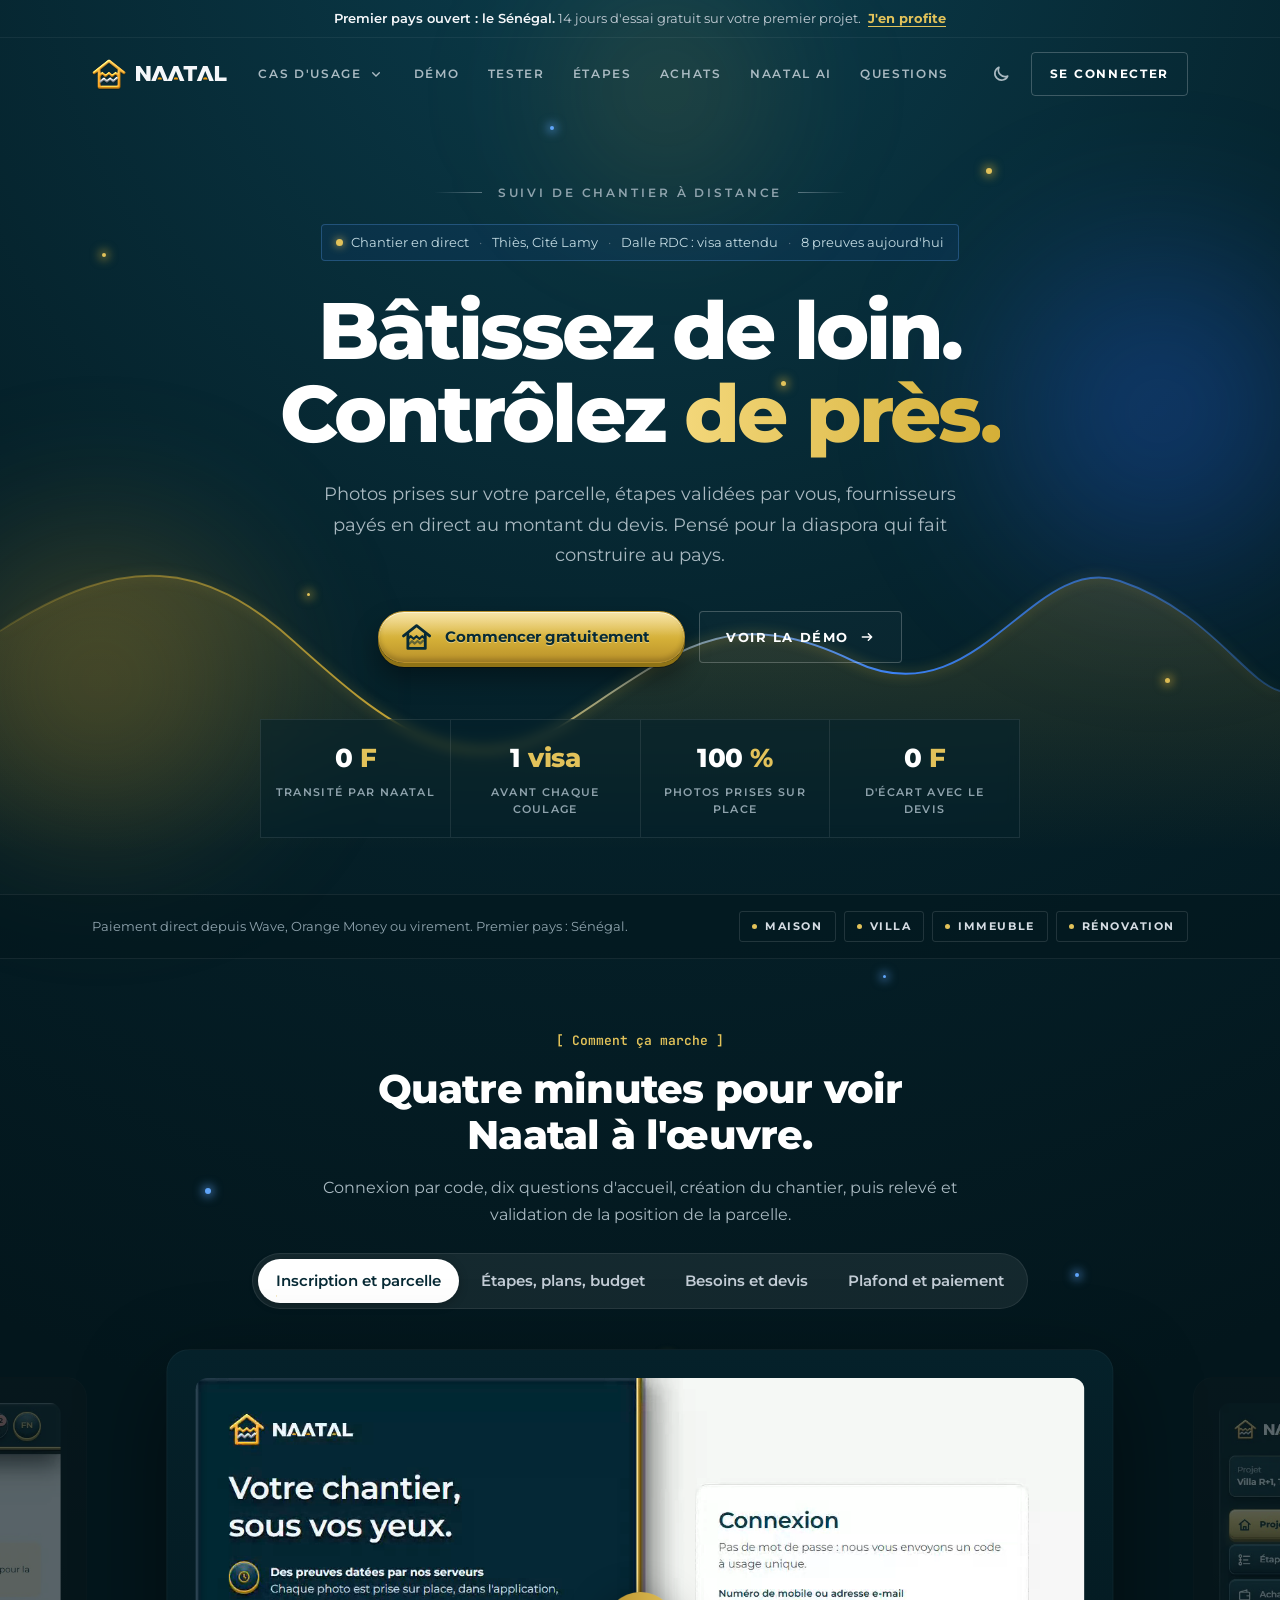
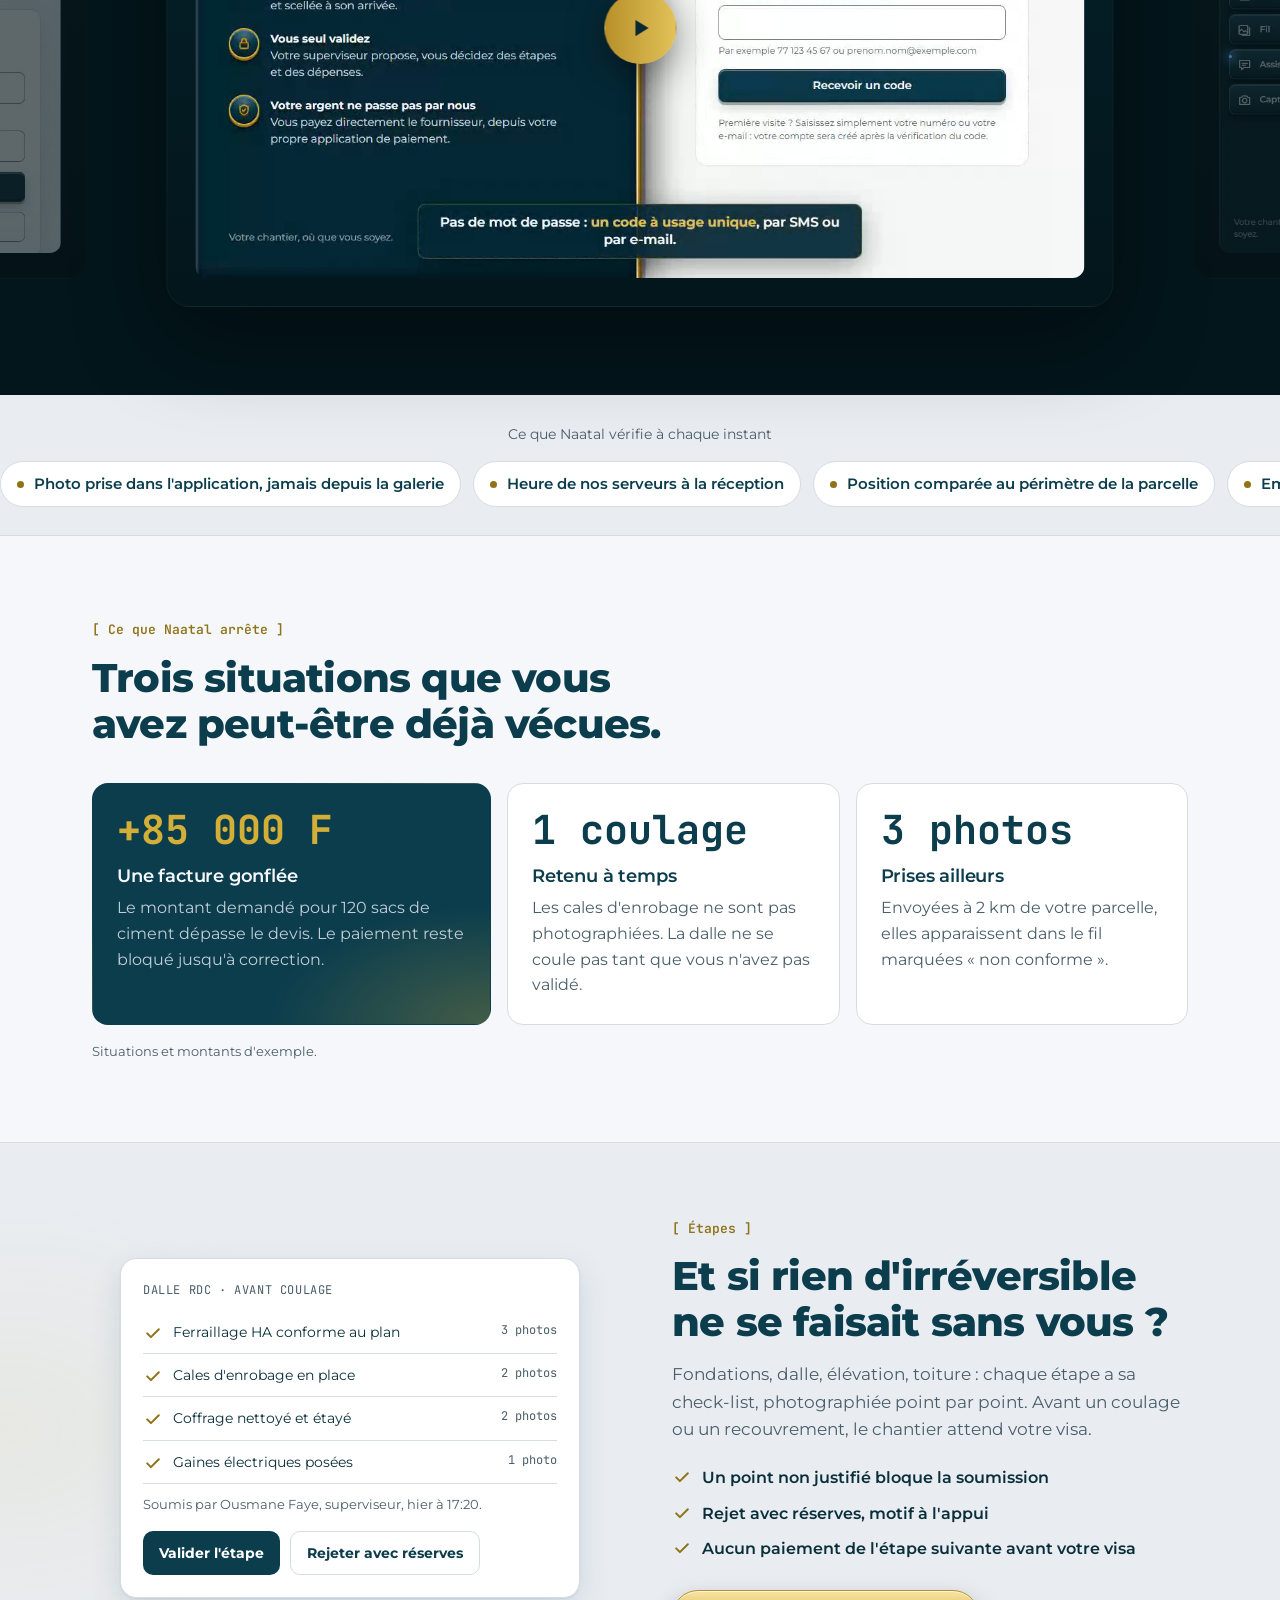
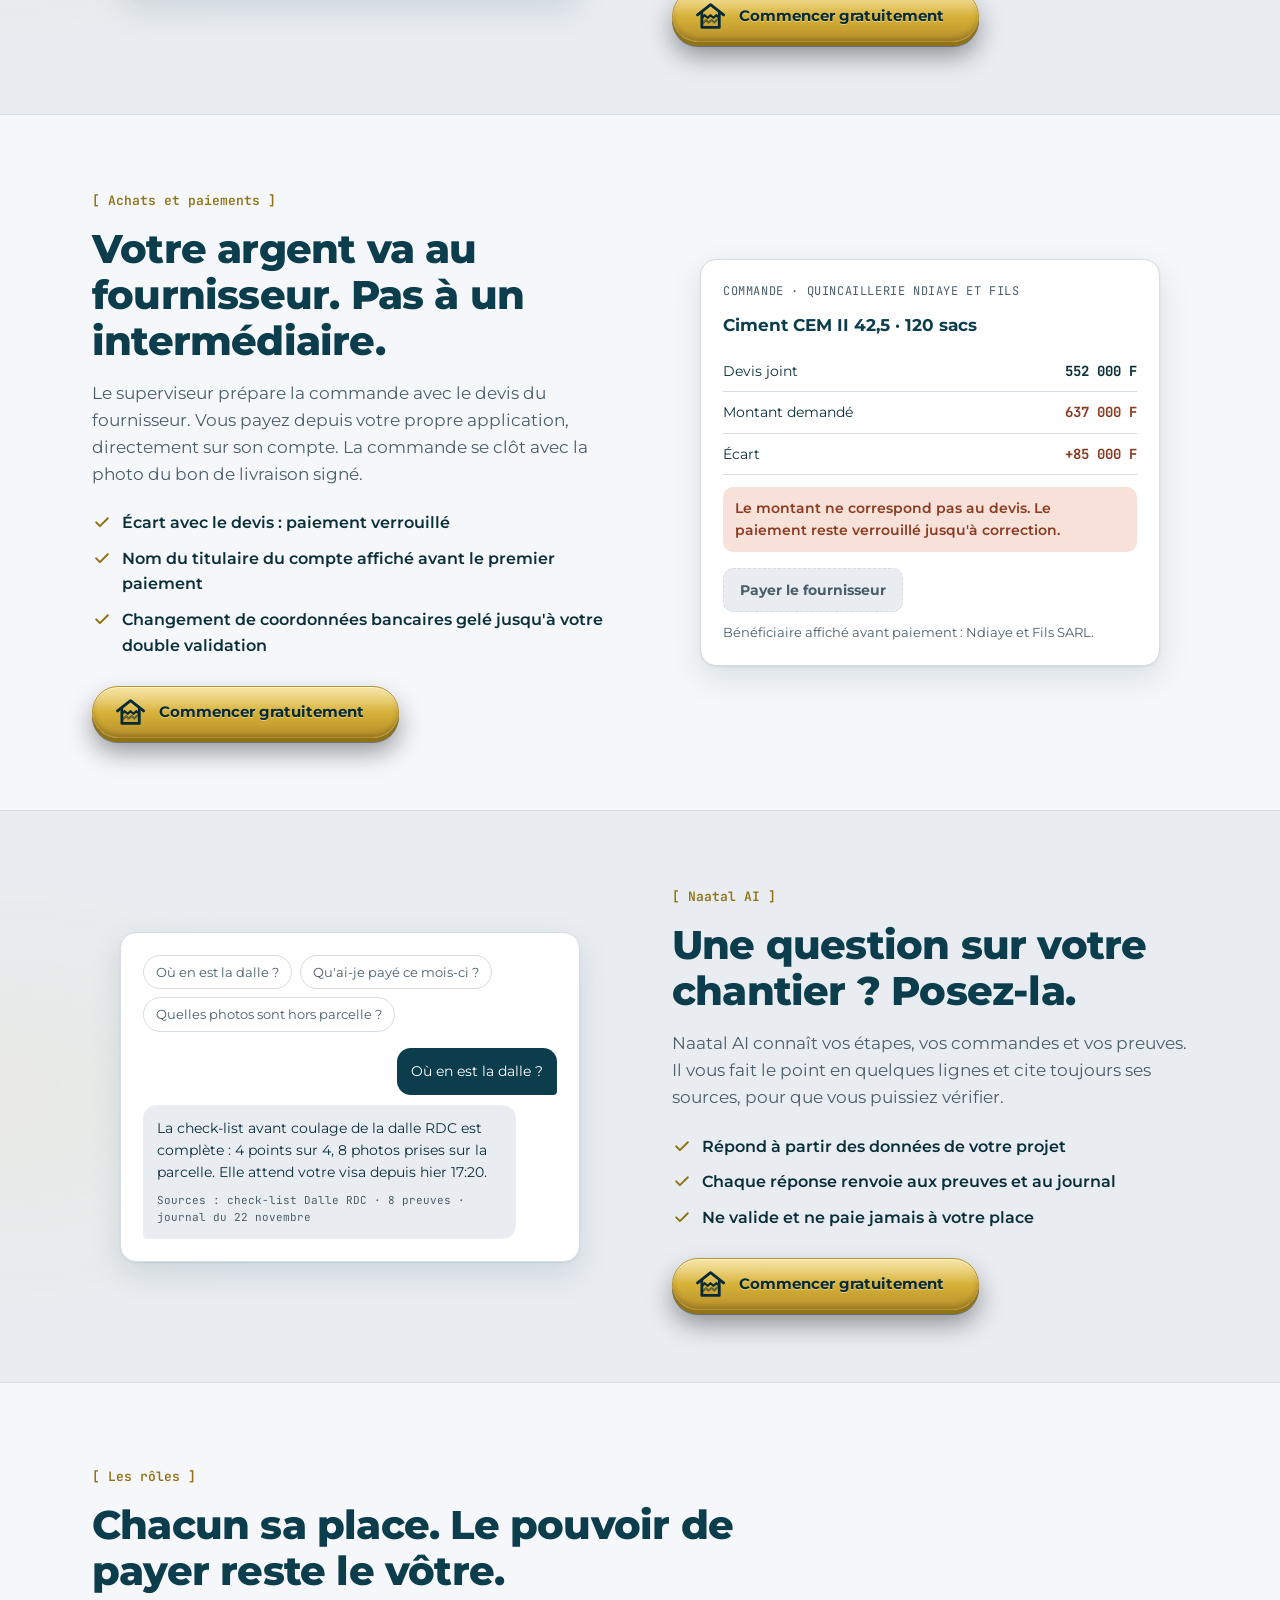
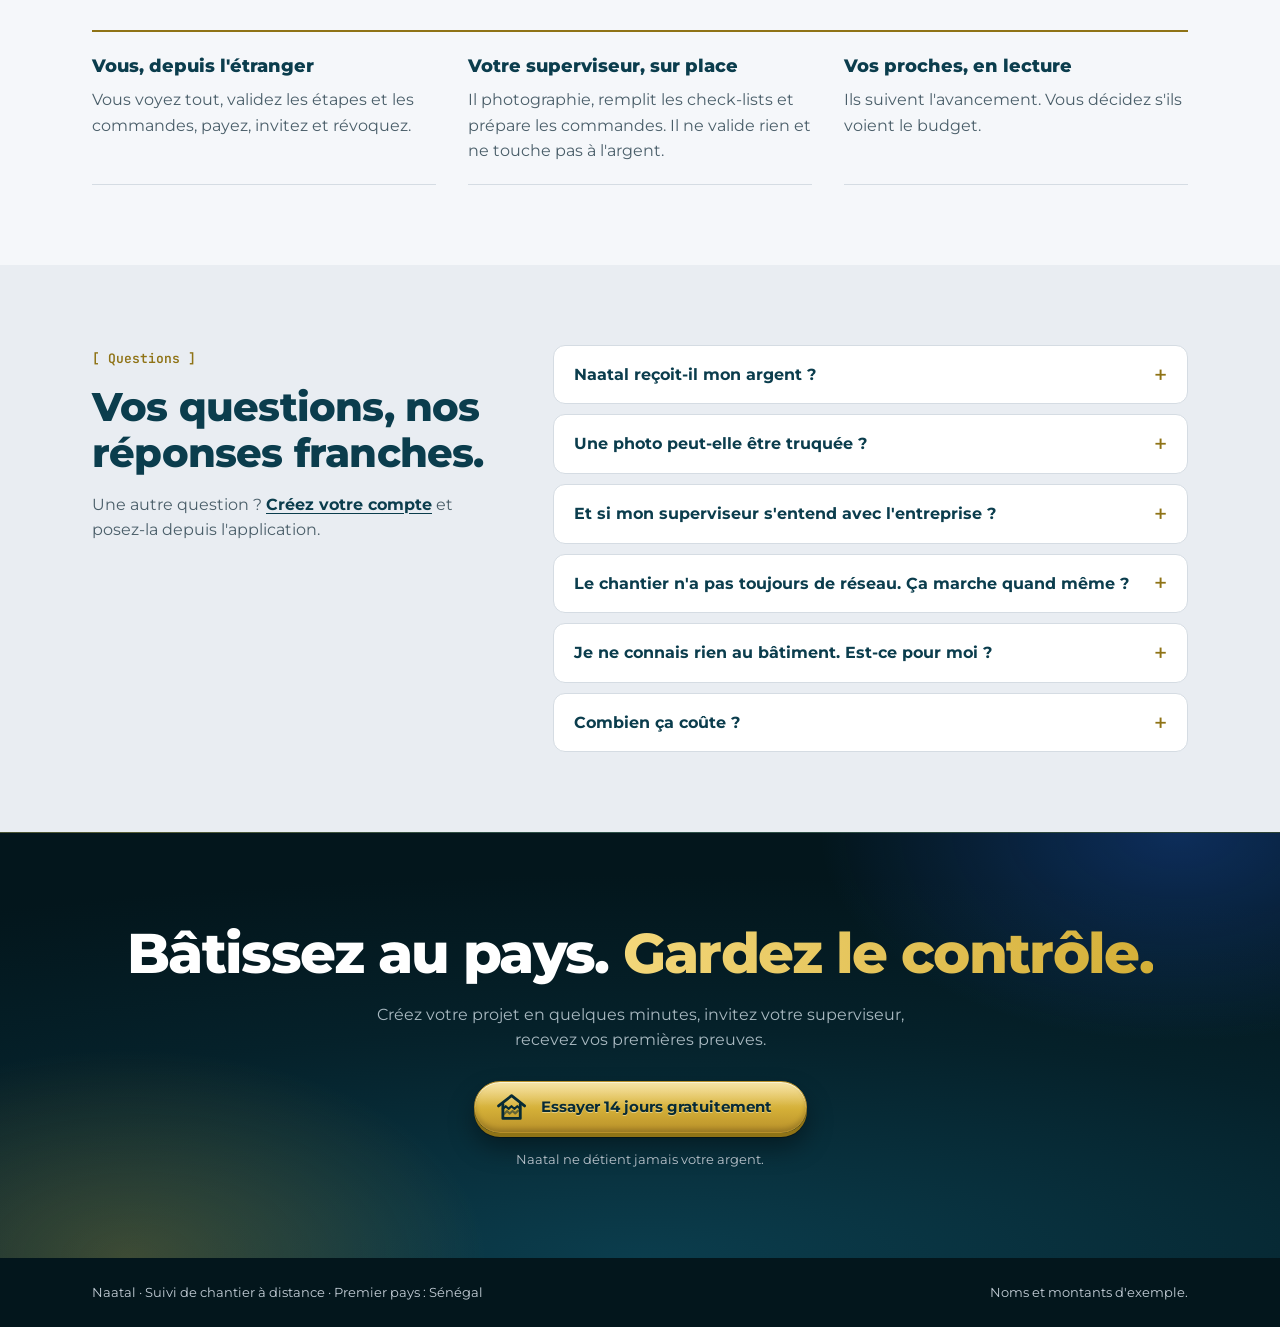
<file: index.html>
<!doctype html>
<html lang="fr" class="__variable_b888ad">
<head>
<meta charset="utf-8">
<meta name="viewport" content="width=device-width, initial-scale=1">
<title>Naatal · Voyez, vérifiez, payez votre chantier</title>
<meta name="description" content="Photos prises sur votre parcelle, étapes validées par vous, fournisseurs payés en direct au montant du devis. Le suivi de chantier pensé pour la diaspora.">
<meta name="author" content="Mamadou Makhtar Sassoum NDIAYE ECAI">
<meta name="theme-color" content="#072A35">
<script>
try { var t = localStorage.getItem("naatal-theme"); if (t === "dark" || t === "light") document.documentElement.dataset.theme = t; } catch (e) {}
</script>
<link rel="stylesheet" href="styles.css?v=mwwsjbal">
</head>
<body>
<div class="__variable_4a860e"><div class="decouvrir teinte-or"><p class="d-annonce"><span>Premier pays ouvert : le Sénégal.</span> 14 jours d'essai gratuit sur votre premier projet.<!-- --> <a href="/connexion">J'en profite</a></p><header class="d-entete"><div class="d-wrap"><a class="d-marque" href="#contenu" aria-label="Naatal, retour en haut"><svg class="marque" width="34" height="34" viewBox="13 -8 390 400" role="img" aria-label="Naatal"><defs><linearGradient id="decouvrir-marque-or" x1="0" y1="20" x2="0" y2="370" gradientUnits="userSpaceOnUse"><stop offset="0" stop-color="#FFC24A"></stop><stop offset=".55" stop-color="#F8A61E"></stop><stop offset="1" stop-color="#EE920B"></stop></linearGradient><linearGradient id="decouvrir-marque-argent" x1="0" y1="240" x2="0" y2="310" gradientUnits="userSpaceOnUse"><stop offset="0" stop-color="#C3CAD1"></stop><stop offset="1" stop-color="#8C98A3"></stop></linearGradient><filter id="decouvrir-marque-biseau" x="-10%" y="-10%" width="120%" height="120%" color-interpolation-filters="sRGB"><feGaussianBlur in="SourceAlpha" stdDeviation="5" result="flou"></feGaussianBlur><feSpecularLighting in="flou" surfaceScale="5" specularConstant="1" specularExponent="18" lighting-color="#FFF6DD" result="reflet"><feDistantLight azimuth="250" elevation="48"></feDistantLight></feSpecularLighting><feComposite in="reflet" in2="SourceAlpha" operator="in" result="refletDedans"></feComposite><feDiffuseLighting in="flou" surfaceScale="5" diffuseConstant="1.1" lighting-color="#FFFFFF" result="ombrage"><feDistantLight azimuth="250" elevation="55"></feDistantLight></feDiffuseLighting><feComposite in="SourceGraphic" in2="ombrage" operator="arithmetic" k1="1" k2="0" k3="0" k4="0" result="modele"></feComposite><feComposite in="modele" in2="SourceAlpha" operator="in" result="modeleDedans"></feComposite><feComposite in="modeleDedans" in2="refletDedans" operator="arithmetic" k1="0" k2="1" k3="0.38" k4="0"></feComposite></filter><filter id="decouvrir-marque-ombre" x="-20%" y="-20%" width="140%" height="150%"><feDropShadow dx="0" dy="10" stdDeviation="9" flood-color="#000000" flood-opacity="0.38"></feDropShadow></filter></defs><g filter="url(#decouvrir-marque-ombre)"><g fill="none" stroke-linecap="round" stroke-linejoin="round" filter="url(#decouvrir-marque-biseau)"><path d="M34 178 209 40l175 138" stroke="url(#decouvrir-marque-or)" stroke-width="38"></path><path d="M92 152v194h234V152" stroke="url(#decouvrir-marque-or)" stroke-width="38"></path><path d="M92 218l38-36 38 34 40-34 38 34 40-34 38 34" stroke="url(#decouvrir-marque-or)" stroke-width="30"></path><path d="m112 282 36-34 36 32 38-34 36 32 40-38" stroke="url(#decouvrir-marque-argent)" stroke-width="30"></path></g></g></svg><svg class="logotype" height="15" width="90.6" viewBox="0 0 604 100" role="img" aria-label="Naatal"><g fill="currentColor"><path d="M0 100V0h27l42 60V0h28v100H70L28 40v60z"></path><path transform="translate(101 0)" d="M0 100 42 0h30l42 100H84L57 33 30 100z"></path><path transform="translate(209 0)" d="M0 100 42 0h30l42 100H84L57 33 30 100z"></path><path transform="translate(405 0)" d="M0 100 42 0h30l42 100H84L57 33 30 100z"></path><path transform="translate(317 0)" d="M0 0h90v24H59v76H31V24H0z"></path><path transform="translate(526 0)" d="M0 0h28v76h50v24H0z"></path></g><g fill="var(--brand-orange)"><path transform="translate(101 0)" d="M42 90a15 15 0 0 1 30 0z"></path><path transform="translate(209 0)" d="M42 90a15 15 0 0 1 30 0z"></path><path transform="translate(405 0)" d="M42 90a15 15 0 0 1 30 0z"></path></g></svg></a><nav class="d-nav-centre" aria-label="Sections"><div class="d-cas-menu"><button type="button" class="d-cas-declencheur" aria-expanded="false" aria-controls="_R_qclritqlb_">Cas d'usage<svg viewBox="0 0 24 24" aria-hidden="true"><path d="m7 10 5 5 5-5" fill="none" stroke="currentColor" stroke-width="2" stroke-linecap="round"></path></svg></button><div class="d-cas-panneau" id="_R_qclritqlb_" hidden=""><ul><li><a href="proprietaire.html"><span class="d-cas-picto" aria-hidden="true"><svg viewBox="0 0 24 24" fill="none" stroke="currentColor" stroke-width="1.7" stroke-linecap="round" stroke-linejoin="round"><path d="M4 11.5 12 5l8 6.5"></path><path d="M6.5 10v9h11v-9"></path><path d="M10.5 19v-4.5h3V19"></path></svg></span><span><strong>Pour les propriétaires</strong><span>Voir, vérifier et payer votre chantier depuis l'étranger.</span></span></a></li><li><a href="superviseur-proche.html"><span class="d-cas-picto" aria-hidden="true"><svg viewBox="0 0 24 24" fill="none" stroke="currentColor" stroke-width="1.7" stroke-linecap="round" stroke-linejoin="round"><circle cx="9" cy="8.5" r="2.6"></circle><circle cx="16" cy="9.5" r="2.1"></circle><path d="M4.5 18.5c.6-3 2.4-4.6 4.5-4.6s3.9 1.6 4.5 4.6"></path><path d="M14 14.2c.6-.3 1.3-.5 2-.5 1.8 0 3.1 1.4 3.6 3.8"></path></svg></span><span><strong>Pour les superviseurs proches</strong><span>Suivre le chantier d'un parent, avec une charte claire.</span></span></a></li><li><a href="superviseur-professionnel.html"><span class="d-cas-picto" aria-hidden="true"><svg viewBox="0 0 24 24" fill="none" stroke="currentColor" stroke-width="1.7" stroke-linecap="round" stroke-linejoin="round"><path d="M5 15h14"></path><path d="M6.5 15a5.5 5.5 0 0 1 11 0"></path><path d="M12 9.5V7"></path><path d="M4.5 17.5h15"></path></svg></span><span><strong>Pour les superviseurs professionnels</strong><span>Proposer vos honoraires, signer un contrat, être payé.</span></span></a></li><li><a href="invite.html"><span class="d-cas-picto" aria-hidden="true"><svg viewBox="0 0 24 24" fill="none" stroke="currentColor" stroke-width="1.7" stroke-linecap="round" stroke-linejoin="round"><path d="M3.5 12s3-5.5 8.5-5.5 8.5 5.5 8.5 5.5-3 5.5-8.5 5.5S3.5 12 3.5 12Z"></path><circle cx="12" cy="12" r="2.4"></circle></svg></span><span><strong>Pour les invités</strong><span>Suivre le chantier de la famille, en lecture seule.</span></span></a></li><li><a href="demande-de-devis.html"><span class="d-cas-picto" aria-hidden="true"><svg viewBox="0 0 24 24" fill="none" stroke="currentColor" stroke-width="1.7" stroke-linecap="round" stroke-linejoin="round"><path d="M7 4.5h7.5L18 8v11.5H7z"></path><path d="M14 4.5V8h4"></path><path d="M9.5 12h6M9.5 15h6"></path></svg></span><span><strong>Demande de devis</strong><span>Recevoir des devis comparables, sans montrer votre budget.</span></span></a></li><li><a href="controles-anti-fraude.html"><span class="d-cas-picto" aria-hidden="true"><svg viewBox="0 0 24 24" fill="none" stroke="currentColor" stroke-width="1.7" stroke-linecap="round" stroke-linejoin="round"><path d="M12 3.5 5.5 6v5.5c0 4.2 2.8 7.6 6.5 9 3.7-1.4 6.5-4.8 6.5-9V6z"></path><path d="m9 12 2.2 2.2L15.5 10"></path></svg></span><span><strong>Contrôles anti-fraude</strong><span>Ce que Naatal signale et bloque avant que l'argent ne parte.</span></span></a></li></ul></div></div><a href="#comment">Démo</a><a href="test.html">Tester</a><a href="#etapes">Étapes</a><a href="#achats">Achats</a><a href="#assistant">Naatal AI</a><a href="#questions">Questions</a></nav><div class="d-nav-droite"><div class="d-cas-mobile"><div class="d-cas-menu"><button type="button" class="d-cas-declencheur" aria-expanded="false" aria-controls="_R_uclritqlb_">Cas d'usage<svg viewBox="0 0 24 24" aria-hidden="true"><path d="m7 10 5 5 5-5" fill="none" stroke="currentColor" stroke-width="2" stroke-linecap="round"></path></svg></button><div class="d-cas-panneau" id="_R_uclritqlb_" hidden=""><ul><li><a href="proprietaire.html"><span class="d-cas-picto" aria-hidden="true"><svg viewBox="0 0 24 24" fill="none" stroke="currentColor" stroke-width="1.7" stroke-linecap="round" stroke-linejoin="round"><path d="M4 11.5 12 5l8 6.5"></path><path d="M6.5 10v9h11v-9"></path><path d="M10.5 19v-4.5h3V19"></path></svg></span><span><strong>Pour les propriétaires</strong><span>Voir, vérifier et payer votre chantier depuis l'étranger.</span></span></a></li><li><a href="superviseur-proche.html"><span class="d-cas-picto" aria-hidden="true"><svg viewBox="0 0 24 24" fill="none" stroke="currentColor" stroke-width="1.7" stroke-linecap="round" stroke-linejoin="round"><circle cx="9" cy="8.5" r="2.6"></circle><circle cx="16" cy="9.5" r="2.1"></circle><path d="M4.5 18.5c.6-3 2.4-4.6 4.5-4.6s3.9 1.6 4.5 4.6"></path><path d="M14 14.2c.6-.3 1.3-.5 2-.5 1.8 0 3.1 1.4 3.6 3.8"></path></svg></span><span><strong>Pour les superviseurs proches</strong><span>Suivre le chantier d'un parent, avec une charte claire.</span></span></a></li><li><a href="superviseur-professionnel.html"><span class="d-cas-picto" aria-hidden="true"><svg viewBox="0 0 24 24" fill="none" stroke="currentColor" stroke-width="1.7" stroke-linecap="round" stroke-linejoin="round"><path d="M5 15h14"></path><path d="M6.5 15a5.5 5.5 0 0 1 11 0"></path><path d="M12 9.5V7"></path><path d="M4.5 17.5h15"></path></svg></span><span><strong>Pour les superviseurs professionnels</strong><span>Proposer vos honoraires, signer un contrat, être payé.</span></span></a></li><li><a href="invite.html"><span class="d-cas-picto" aria-hidden="true"><svg viewBox="0 0 24 24" fill="none" stroke="currentColor" stroke-width="1.7" stroke-linecap="round" stroke-linejoin="round"><path d="M3.5 12s3-5.5 8.5-5.5 8.5 5.5 8.5 5.5-3 5.5-8.5 5.5S3.5 12 3.5 12Z"></path><circle cx="12" cy="12" r="2.4"></circle></svg></span><span><strong>Pour les invités</strong><span>Suivre le chantier de la famille, en lecture seule.</span></span></a></li><li><a href="demande-de-devis.html"><span class="d-cas-picto" aria-hidden="true"><svg viewBox="0 0 24 24" fill="none" stroke="currentColor" stroke-width="1.7" stroke-linecap="round" stroke-linejoin="round"><path d="M7 4.5h7.5L18 8v11.5H7z"></path><path d="M14 4.5V8h4"></path><path d="M9.5 12h6M9.5 15h6"></path></svg></span><span><strong>Demande de devis</strong><span>Recevoir des devis comparables, sans montrer votre budget.</span></span></a></li><li><a href="controles-anti-fraude.html"><span class="d-cas-picto" aria-hidden="true"><svg viewBox="0 0 24 24" fill="none" stroke="currentColor" stroke-width="1.7" stroke-linecap="round" stroke-linejoin="round"><path d="M12 3.5 5.5 6v5.5c0 4.2 2.8 7.6 6.5 9 3.7-1.4 6.5-4.8 6.5-9V6z"></path><path d="m9 12 2.2 2.2L15.5 10"></path></svg></span><span><strong>Contrôles anti-fraude</strong><span>Ce que Naatal signale et bloque avant que l'argent ne parte.</span></span></a></li></ul></div></div></div><button class="bouton-icone" type="button" aria-label="Passer en mode sombre" aria-pressed="false"><svg class="moon" viewBox="0 0 24 24" fill="none" stroke="currentColor" stroke-width="2" stroke-linecap="round" stroke-linejoin="round" aria-hidden="true"><path d="M20 14.5A8 8 0 0 1 9.5 4a8 8 0 1 0 10.5 10.5z"></path></svg><svg class="sun" viewBox="0 0 24 24" fill="none" stroke="currentColor" stroke-width="2" stroke-linecap="round" stroke-linejoin="round" aria-hidden="true"><circle cx="12" cy="12" r="4"></circle><path d="M12 2v2m0 16v2M4.9 4.9l1.4 1.4m11.4 11.4 1.4 1.4M2 12h2m16 0h2M4.9 19.1l1.4-1.4M17.7 6.3l1.4-1.4"></path></svg></button><a class="d-connexion" href="/connexion">Se connecter</a></div></div></header><main id="contenu"><section class="d-hero" aria-labelledby="hero-titre"><div class="d-hero-decor" aria-hidden="true"><span class="d-halo h1"></span><span class="d-halo h2"></span><span class="d-halo h3"></span><span class="d-particule vert" style="left:8%;top:18%;width:4px;height:4px;animation-delay:0s"></span><span class="d-particule bleu" style="left:16%;top:62%;width:6px;height:6px;animation-delay:2.1s"></span><span class="d-particule vert" style="left:24%;top:34%;width:3px;height:3px;animation-delay:4.3s"></span><span class="d-particule vert" style="left:31%;top:80%;width:5px;height:5px;animation-delay:1.2s"></span><span class="d-particule bleu" style="left:43%;top:12%;width:4px;height:4px;animation-delay:3.4s"></span><span class="d-particule vert" style="left:52%;top:70%;width:3px;height:3px;animation-delay:5.1s"></span><span class="d-particule vert" style="left:61%;top:24%;width:5px;height:5px;animation-delay:0.8s"></span><span class="d-particule bleu" style="left:69%;top:52%;width:3px;height:3px;animation-delay:2.7s"></span><span class="d-particule vert" style="left:77%;top:14%;width:6px;height:6px;animation-delay:4.8s"></span><span class="d-particule bleu" style="left:84%;top:66%;width:4px;height:4px;animation-delay:1.6s"></span><span class="d-particule vert" style="left:91%;top:38%;width:5px;height:5px;animation-delay:3.9s"></span><span class="d-particule bleu" style="left:96%;top:84%;width:3px;height:3px;animation-delay:0.4s"></span><svg class="d-vague" viewBox="0 0 1440 360" preserveAspectRatio="none"><defs><linearGradient id="d-vague-trait" x1="0" x2="1" y1="0" y2="0"><stop class="d-stop-debut" offset="0" stop-opacity="0.2"></stop><stop class="d-stop-debut" offset="0.35"></stop><stop offset="0.7" stop-color="#3b82f6"></stop><stop offset="1" stop-color="#3b82f6" stop-opacity="0.3"></stop></linearGradient><linearGradient id="d-vague-fond" x1="0" x2="0" y1="0" y2="1"><stop class="d-stop-fond" offset="0" stop-opacity="0.22"></stop><stop class="d-stop-fond" offset="1" stop-opacity="0"></stop></linearGradient></defs><path class="d-vague-aire" d="M0 140 C 140 60, 230 70, 330 150 S 520 300, 640 230 S 820 110, 960 170 S 1160 60, 1260 90 S 1400 190, 1440 200 L 1440 360 L 0 360 Z" fill="url(#d-vague-fond)"></path><path class="d-vague-ligne" d="M0 140 C 140 60, 230 70, 330 150 S 520 300, 640 230 S 820 110, 960 170 S 1160 60, 1260 90 S 1400 190, 1440 200" fill="none" stroke="url(#d-vague-trait)" stroke-width="2"></path><path class="d-vague-eclat" d="M0 140 C 140 60, 230 70, 330 150 S 520 300, 640 230 S 820 110, 960 170 S 1160 60, 1260 90 S 1400 190, 1440 200" fill="none" pathLength="1000"></path></svg></div><div class="d-wrap d-hero-contenu"><p class="d-surtitre">Suivi de chantier à distance</p><p class="d-direct"><span class="d-direct-point">Chantier en direct</span><span>Thiès, Cité Lamy</span><span>Dalle RDC : visa attendu</span><span>8 preuves aujourd'hui</span></p><h1 id="hero-titre">Bâtissez de loin.<br/>Contrôlez <em>de près.</em></h1><p class="d-sous-titre">Photos prises sur votre parcelle, étapes validées par vous, fournisseurs payés en direct au montant du devis. Pensé pour la diaspora qui fait construire au pays.</p><div class="d-hero-cta"><a class="d-bouton-degrade" href="/connexion"><svg viewBox="0 0 24 24" fill="none" stroke="currentColor" stroke-width="2.2" stroke-linecap="round" stroke-linejoin="round" aria-hidden="true"><path d="M5 12h14m-5-5 5 5-5 5"></path></svg>Commencer gratuitement</a><a class="d-bouton-contour" href="#comment">Voir la démo<svg viewBox="0 0 24 24" fill="none" stroke="currentColor" stroke-width="2.2" stroke-linecap="round" stroke-linejoin="round" aria-hidden="true"><path d="M5 12h14m-5-5 5 5-5 5"></path></svg></a></div><ul class="d-chiffres"><li><b>0<i> F</i></b><span>Transité par Naatal</span></li><li><b>1<i> visa</i></b><span>Avant chaque coulage</span></li><li><b>100<i> %</i></b><span>Photos prises sur place</span></li><li><b>0<i> F</i></b><span>D'écart avec le devis</span></li></ul></div><div class="d-hero-pied"><div class="d-wrap"><p>Paiement direct depuis Wave, Orange Money ou virement. Premier pays : Sénégal.</p><ul><li>Maison</li><li>Villa</li><li>Immeuble</li><li>Rénovation</li></ul></div></div><div class="d-hero-films" id="comment"><div class="d-films"><div class="d-wrap d-films-tete"><span class="d-films-pastille">[ Comment ça marche ]</span><h2 id="films-titre">Quatre minutes pour voir Naatal à l'œuvre.</h2><p class="d-films-resume" aria-live="polite">Connexion par code, dix questions d'accueil, création du chantier, puis relevé et validation de la position de la parcelle.</p><div class="d-films-onglets" role="group" aria-label="Choisir une démonstration"><button type="button" aria-pressed="true">Inscription et parcelle<i class="d-films-progres" style="transform:scaleX(0)" aria-hidden="true"></i></button><button type="button" aria-pressed="false">Étapes, plans, budget<i class="d-films-progres" style="transform:scaleX(0)" aria-hidden="true"></i></button><button type="button" aria-pressed="false">Besoins et devis<i class="d-films-progres" style="transform:scaleX(0)" aria-hidden="true"></i></button><button type="button" aria-pressed="false">Plafond et paiement<i class="d-films-progres" style="transform:scaleX(0)" aria-hidden="true"></i></button></div></div><div class="d-films-piste"><div class="d-films-diapo d-films-gabarit" aria-hidden="true"><div class="d-films-image"></div></div><div class="d-films-diapo active" style="--place:0" aria-hidden="false"><div class="d-films-image"><video src="demonstrations/01-inscription-et-parcelle.webm" poster="demonstrations/01-inscription-et-parcelle.webp" muted="" playsInline="" preload="metadata" aria-label="Démonstration 1 sur 4 : Inscription et parcelle. Connexion par code, dix questions d'accueil, création du chantier, puis relevé et validation de la position de la parcelle."></video><button type="button" class="d-films-commande" aria-label="Lire la démonstration"><svg viewBox="0 0 24 24" aria-hidden="true"><path d="M8 5.5v13l10.5-6.5z" fill="currentColor"></path></svg></button></div></div><div class="d-films-diapo" style="--place:1" aria-hidden="true"><div class="d-films-image"><img src="demonstrations/02-etapes-plans-budget.webp" alt="" loading="lazy" draggable="false"/></div></div><div class="d-films-diapo hors-champ" style="--place:2" aria-hidden="true"><div class="d-films-image"><img src="demonstrations/03-besoins-et-demandes-de-devis.webp" alt="" loading="lazy" draggable="false"/></div></div><div class="d-films-diapo" style="--place:-1" aria-hidden="true"><div class="d-films-image"><img src="demonstrations/04-devis-plafond-paiement.webp" alt="" loading="lazy" draggable="false"/></div></div></div></div></div></section><section class="d-defile" aria-label="Contrôles appliqués par Naatal"><p class="d-defile-titre">Ce que Naatal vérifie à chaque instant</p><div class="d-defile-piste"><ul><li>Photo prise dans l'application, jamais depuis la galerie</li><li>Heure de nos serveurs à la réception</li><li>Position comparée au périmètre de la parcelle</li><li>Empreinte de chaque fichier vérifiée</li><li>Check-list photographiée avant chaque coulage</li><li>Commande rapprochée du devis au franc près</li><li>Titulaire du compte affiché avant le premier paiement</li><li>Bon de livraison signé, photographié sur place</li><li>Journal scellé : une retouche se détecte</li></ul><ul aria-hidden="true"><li>Photo prise dans l'application, jamais depuis la galerie</li><li>Heure de nos serveurs à la réception</li><li>Position comparée au périmètre de la parcelle</li><li>Empreinte de chaque fichier vérifiée</li><li>Check-list photographiée avant chaque coulage</li><li>Commande rapprochée du devis au franc près</li><li>Titulaire du compte affiché avant le premier paiement</li><li>Bon de livraison signé, photographié sur place</li><li>Journal scellé : une retouche se détecte</li></ul></div></section><section class="d-cas" aria-labelledby="cas-titre"><div class="d-wrap"><span class="d-pastille">[ Ce que Naatal arrête ]</span><h2 id="cas-titre">Trois situations que vous avez peut-être déjà vécues.</h2><div class="d-cas-grille"><article><b class="d-gros">+85 000 F</b><h3>Une facture gonflée</h3><p>Le montant demandé pour 120 sacs de ciment dépasse le devis. Le paiement reste bloqué jusqu'à correction.</p></article><article><b class="d-gros">1 coulage</b><h3>Retenu à temps</h3><p>Les cales d'enrobage ne sont pas photographiées. La dalle ne se coule pas tant que vous n'avez pas validé.</p></article><article><b class="d-gros">3 photos</b><h3>Prises ailleurs</h3><p>Envoyées à 2 km de votre parcelle, elles apparaissent dans le fil marquées « non conforme ».</p></article></div><p class="d-mention">Situations et montants d'exemple.</p></div></section><section class="d-module inverse" id="etapes" aria-labelledby="etapes-titre"><div class="d-wrap d-module-grille"><div class="d-module-texte"><span class="d-pastille">[ <!-- -->Étapes<!-- --> ]</span><h2 id="etapes-titre">Et si rien d'irréversible ne se faisait sans vous ?</h2><p>Fondations, dalle, élévation, toiture : chaque étape a sa check-list, photographiée point par point. Avant un coulage ou un recouvrement, le chantier attend votre visa.</p><ul class="d-points"><li><svg viewBox="0 0 24 24" fill="none" stroke="currentColor" stroke-width="2.4" stroke-linecap="round" stroke-linejoin="round" aria-hidden="true"><path d="m5 12.5 4.5 4.5L19 7.5"></path></svg>Un point non justifié bloque la soumission</li><li><svg viewBox="0 0 24 24" fill="none" stroke="currentColor" stroke-width="2.4" stroke-linecap="round" stroke-linejoin="round" aria-hidden="true"><path d="m5 12.5 4.5 4.5L19 7.5"></path></svg>Rejet avec réserves, motif à l'appui</li><li><svg viewBox="0 0 24 24" fill="none" stroke="currentColor" stroke-width="2.4" stroke-linecap="round" stroke-linejoin="round" aria-hidden="true"><path d="m5 12.5 4.5 4.5L19 7.5"></path></svg>Aucun paiement de l'étape suivante avant votre visa</li></ul><a class="d-cta" href="/connexion">Commencer gratuitement<svg viewBox="0 0 24 24" fill="none" stroke="currentColor" stroke-width="2.2" stroke-linecap="round" stroke-linejoin="round" aria-hidden="true"><path d="M5 12h14m-5-5 5 5-5 5"></path></svg></a></div><div class="d-module-visuel"><div class="d-ecran d-carte-seule" role="img" aria-label="Check-list avant coulage de la dalle du rez-de-chaussée : quatre points photographiés, le propriétaire peut valider ou rejeter avec réserves."><p class="d-etiquette">Dalle RDC · avant coulage</p><ul class="d-checklist"><li><svg viewBox="0 0 24 24" fill="none" stroke="currentColor" stroke-width="2.4" stroke-linecap="round" stroke-linejoin="round" aria-hidden="true"><path d="m5 12.5 4.5 4.5L19 7.5"></path></svg>Ferraillage HA conforme au plan<span>3 photos</span></li><li><svg viewBox="0 0 24 24" fill="none" stroke="currentColor" stroke-width="2.4" stroke-linecap="round" stroke-linejoin="round" aria-hidden="true"><path d="m5 12.5 4.5 4.5L19 7.5"></path></svg>Cales d'enrobage en place<span>2 photos</span></li><li><svg viewBox="0 0 24 24" fill="none" stroke="currentColor" stroke-width="2.4" stroke-linecap="round" stroke-linejoin="round" aria-hidden="true"><path d="m5 12.5 4.5 4.5L19 7.5"></path></svg>Coffrage nettoyé et étayé<span>2 photos</span></li><li><svg viewBox="0 0 24 24" fill="none" stroke="currentColor" stroke-width="2.4" stroke-linecap="round" stroke-linejoin="round" aria-hidden="true"><path d="m5 12.5 4.5 4.5L19 7.5"></path></svg>Gaines électriques posées<span>1 photo</span></li></ul><p class="d-note">Soumis par Ousmane Faye, superviseur, hier à 17:20.</p><div class="d-actions"><span class="d-bouton-plein">Valider l'étape</span><span class="d-bouton-trait">Rejeter avec réserves</span></div></div></div></div></section><section class="d-module" id="achats" aria-labelledby="achats-titre"><div class="d-wrap d-module-grille"><div class="d-module-texte"><span class="d-pastille">[ <!-- -->Achats et paiements<!-- --> ]</span><h2 id="achats-titre">Votre argent va au fournisseur. Pas à un intermédiaire.</h2><p>Le superviseur prépare la commande avec le devis du fournisseur. Vous payez depuis votre propre application, directement sur son compte. La commande se clôt avec la photo du bon de livraison signé.</p><ul class="d-points"><li><svg viewBox="0 0 24 24" fill="none" stroke="currentColor" stroke-width="2.4" stroke-linecap="round" stroke-linejoin="round" aria-hidden="true"><path d="m5 12.5 4.5 4.5L19 7.5"></path></svg>Écart avec le devis : paiement verrouillé</li><li><svg viewBox="0 0 24 24" fill="none" stroke="currentColor" stroke-width="2.4" stroke-linecap="round" stroke-linejoin="round" aria-hidden="true"><path d="m5 12.5 4.5 4.5L19 7.5"></path></svg>Nom du titulaire du compte affiché avant le premier paiement</li><li><svg viewBox="0 0 24 24" fill="none" stroke="currentColor" stroke-width="2.4" stroke-linecap="round" stroke-linejoin="round" aria-hidden="true"><path d="m5 12.5 4.5 4.5L19 7.5"></path></svg>Changement de coordonnées bancaires gelé jusqu'à votre double validation</li></ul><a class="d-cta" href="/connexion">Commencer gratuitement<svg viewBox="0 0 24 24" fill="none" stroke="currentColor" stroke-width="2.2" stroke-linecap="round" stroke-linejoin="round" aria-hidden="true"><path d="M5 12h14m-5-5 5 5-5 5"></path></svg></a></div><div class="d-module-visuel"><div class="d-ecran d-carte-seule" role="img" aria-label="Commande de ciment : devis de 552 000 F, montant demandé 637 000 F, écart de 85 000 F, paiement verrouillé tant que le montant ne correspond pas au devis."><p class="d-etiquette">Commande · Quincaillerie Ndiaye et Fils</p><p class="d-article">Ciment CEM II 42,5 · 120 sacs</p><dl class="d-comparaison"><div><dt>Devis joint</dt><dd>552 000 F</dd></div><div class="ko"><dt>Montant demandé</dt><dd>637 000 F</dd></div><div class="ko"><dt>Écart</dt><dd>+85 000 F</dd></div></dl><p class="d-alerte-texte">Le montant ne correspond pas au devis. Le paiement reste verrouillé jusqu'à correction.</p><div class="d-actions"><span class="d-bouton-inactif">Payer le fournisseur</span></div><p class="d-note">Bénéficiaire affiché avant paiement : Ndiaye et Fils SARL.</p></div></div></div></section><section class="d-module inverse" id="assistant" aria-labelledby="assistant-titre"><div class="d-wrap d-module-grille"><div class="d-module-texte"><span class="d-pastille">[ <!-- -->Naatal AI<!-- --> ]</span><h2 id="assistant-titre">Une question sur votre chantier ? Posez-la.</h2><p>Naatal AI connaît vos étapes, vos commandes et vos preuves. Il vous fait le point en quelques lignes et cite toujours ses sources, pour que vous puissiez vérifier.</p><ul class="d-points"><li><svg viewBox="0 0 24 24" fill="none" stroke="currentColor" stroke-width="2.4" stroke-linecap="round" stroke-linejoin="round" aria-hidden="true"><path d="m5 12.5 4.5 4.5L19 7.5"></path></svg>Répond à partir des données de votre projet</li><li><svg viewBox="0 0 24 24" fill="none" stroke="currentColor" stroke-width="2.4" stroke-linecap="round" stroke-linejoin="round" aria-hidden="true"><path d="m5 12.5 4.5 4.5L19 7.5"></path></svg>Chaque réponse renvoie aux preuves et au journal</li><li><svg viewBox="0 0 24 24" fill="none" stroke="currentColor" stroke-width="2.4" stroke-linecap="round" stroke-linejoin="round" aria-hidden="true"><path d="m5 12.5 4.5 4.5L19 7.5"></path></svg>Ne valide et ne paie jamais à votre place</li></ul><a class="d-cta" href="/connexion">Commencer gratuitement<svg viewBox="0 0 24 24" fill="none" stroke="currentColor" stroke-width="2.2" stroke-linecap="round" stroke-linejoin="round" aria-hidden="true"><path d="M5 12h14m-5-5 5 5-5 5"></path></svg></a></div><div class="d-module-visuel"><div class="d-ecran d-carte-seule d-assistant" role="img" aria-label="Échange avec Naatal AI : à la question « Où en est la dalle ? », l'assistant répond avec l'état de la check-list et cite ses sources."><div class="d-suggestions"><span>Où en est la dalle ?</span><span>Qu'ai-je payé ce mois-ci ?</span><span>Quelles photos sont hors parcelle ?</span></div><p class="d-bulle vous">Où en est la dalle ?</p><p class="d-bulle naatal">La check-list avant coulage de la dalle RDC est complète : 4 points sur 4, 8 photos prises sur la parcelle. Elle attend votre visa depuis hier 17:20.<span class="d-sources">Sources : check-list Dalle RDC · 8 preuves · journal du 22 novembre</span></p></div></div></div></section><section class="d-roles" aria-labelledby="roles-titre"><div class="d-wrap"><span class="d-pastille">[ Les rôles ]</span><h2 id="roles-titre">Chacun sa place. Le pouvoir de payer reste le vôtre.</h2><dl class="d-roles-liste"><div><dt>Vous, depuis l'étranger</dt><dd>Vous voyez tout, validez les étapes et les commandes, payez, invitez et révoquez.</dd></div><div><dt>Votre superviseur, sur place</dt><dd>Il photographie, remplit les check-lists et prépare les commandes. Il ne valide rien et ne touche pas à l'argent.</dd></div><div><dt>Vos proches, en lecture</dt><dd>Ils suivent l'avancement. Vous décidez s'ils voient le budget.</dd></div></dl></div></section><section class="d-faq" id="questions" aria-labelledby="faq-titre"><div class="d-wrap d-faq-grille"><div><span class="d-pastille">[ Questions ]</span><h2 id="faq-titre">Vos questions, nos réponses franches.</h2><p>Une autre question ? <a href="/connexion">Créez votre compte</a> et posez-la depuis l'application.</p></div><div class="d-accordeon"><details><summary>Naatal reçoit-il mon argent ?</summary><p>Jamais. Vous payez depuis votre propre application Wave, Orange Money ou par virement, directement sur le compte du fournisseur. Naatal vérifie la commande avant le paiement et enregistre la confirmation du fournisseur après.</p></details><details><summary>Une photo peut-elle être truquée ?</summary><p>Aucune application ne le garantit à 100 %. Naatal applique tous les contrôles possibles : capture dans l'application, heure serveur, position, empreinte du fichier. Chaque preuve affiche son niveau de confiance plutôt qu'un faux « certifié ».</p></details><details><summary>Et si mon superviseur s'entend avec l'entreprise ?</summary><p>La technologie ne supprime pas ce risque, elle le réduit. Le superviseur signe une déclaration de non-conflit d'intérêts, il ne peut ni valider ni payer, et vous pouvez faire passer un bureau de contrôle aux étapes critiques. Vous retirez son accès en un geste.</p></details><details><summary>Le chantier n'a pas toujours de réseau. Ça marche quand même ?</summary><p>Oui. Les photos et les check-lists s'enregistrent sur le téléphone et partent dès que la connexion revient. La preuve indique alors le délai de synchronisation.</p></details><details><summary>Je ne connais rien au bâtiment. Est-ce pour moi ?</summary><p>C'est pour vous. Les étapes sont déjà prêtes pour une maison, une villa ou un immeuble : fondations, dalle, élévation, toiture. Chaque point de contrôle est expliqué simplement, et Naatal AI répond à vos questions sur votre propre chantier.</p></details><details><summary>Combien ça coûte ?</summary><p>L'abonnement se prend par projet actif, avec trois formules : Essentiel, Contrôle et Premium. Les 14 premiers jours sont gratuits ; vous choisissez ensuite la formule adaptée à votre chantier.</p></details></div></div></section><section class="d-final" aria-labelledby="final-titre"><div class="d-wrap"><h2 id="final-titre">Bâtissez au pays. <em>Gardez le contrôle.</em></h2><p>Créez votre projet en quelques minutes, invitez votre superviseur, recevez vos premières preuves.</p><a class="d-cta" href="/connexion">Essayer 14 jours gratuitement<svg viewBox="0 0 24 24" fill="none" stroke="currentColor" stroke-width="2.2" stroke-linecap="round" stroke-linejoin="round" aria-hidden="true"><path d="M5 12h14m-5-5 5 5-5 5"></path></svg></a><p class="d-mention">Naatal ne détient jamais votre argent.</p></div></section></main><footer class="d-pied"><div class="d-wrap"><span>Naatal · Suivi de chantier à distance · Premier pays : Sénégal</span><span>Noms et montants d'exemple.</span></div></footer></div></div>
<script type="application/json" id="films-donnees">[{"fichier":"01-inscription-et-parcelle","titre":"Inscription et parcelle","resume":"Connexion par code, dix questions d'accueil, création du chantier, puis relevé et validation de la position de la parcelle.","disponible":true,"vertical":false},{"fichier":"02-etapes-plans-budget","titre":"Étapes, plans, budget","resume":"Étapes préremplies avec leurs points d'arrêt, dépôt du plan de l'architecte, enveloppe de chaque lot lue dans le DQE.","disponible":true,"vertical":false},{"fichier":"03-besoins-et-demandes-de-devis","titre":"Besoins et devis","resume":"Le DQE détaillé devient la liste des achats, le gros œuvre est converti en matériaux, deux menuisiers sont consultés sans voir aucun prix.","disponible":true,"vertical":false},{"fichier":"04-devis-plafond-paiement","titre":"Plafond et paiement","resume":"Le fournisseur répond depuis son lien. Le devis dépasse l'enveloppe : avenant motivé. Puis plafond du premier paiement, code et paiement direct.","disponible":true,"vertical":false}]</script>
<script src="vitrine.js?v=mwwsjbal"></script>
</body>
</html>
</file>
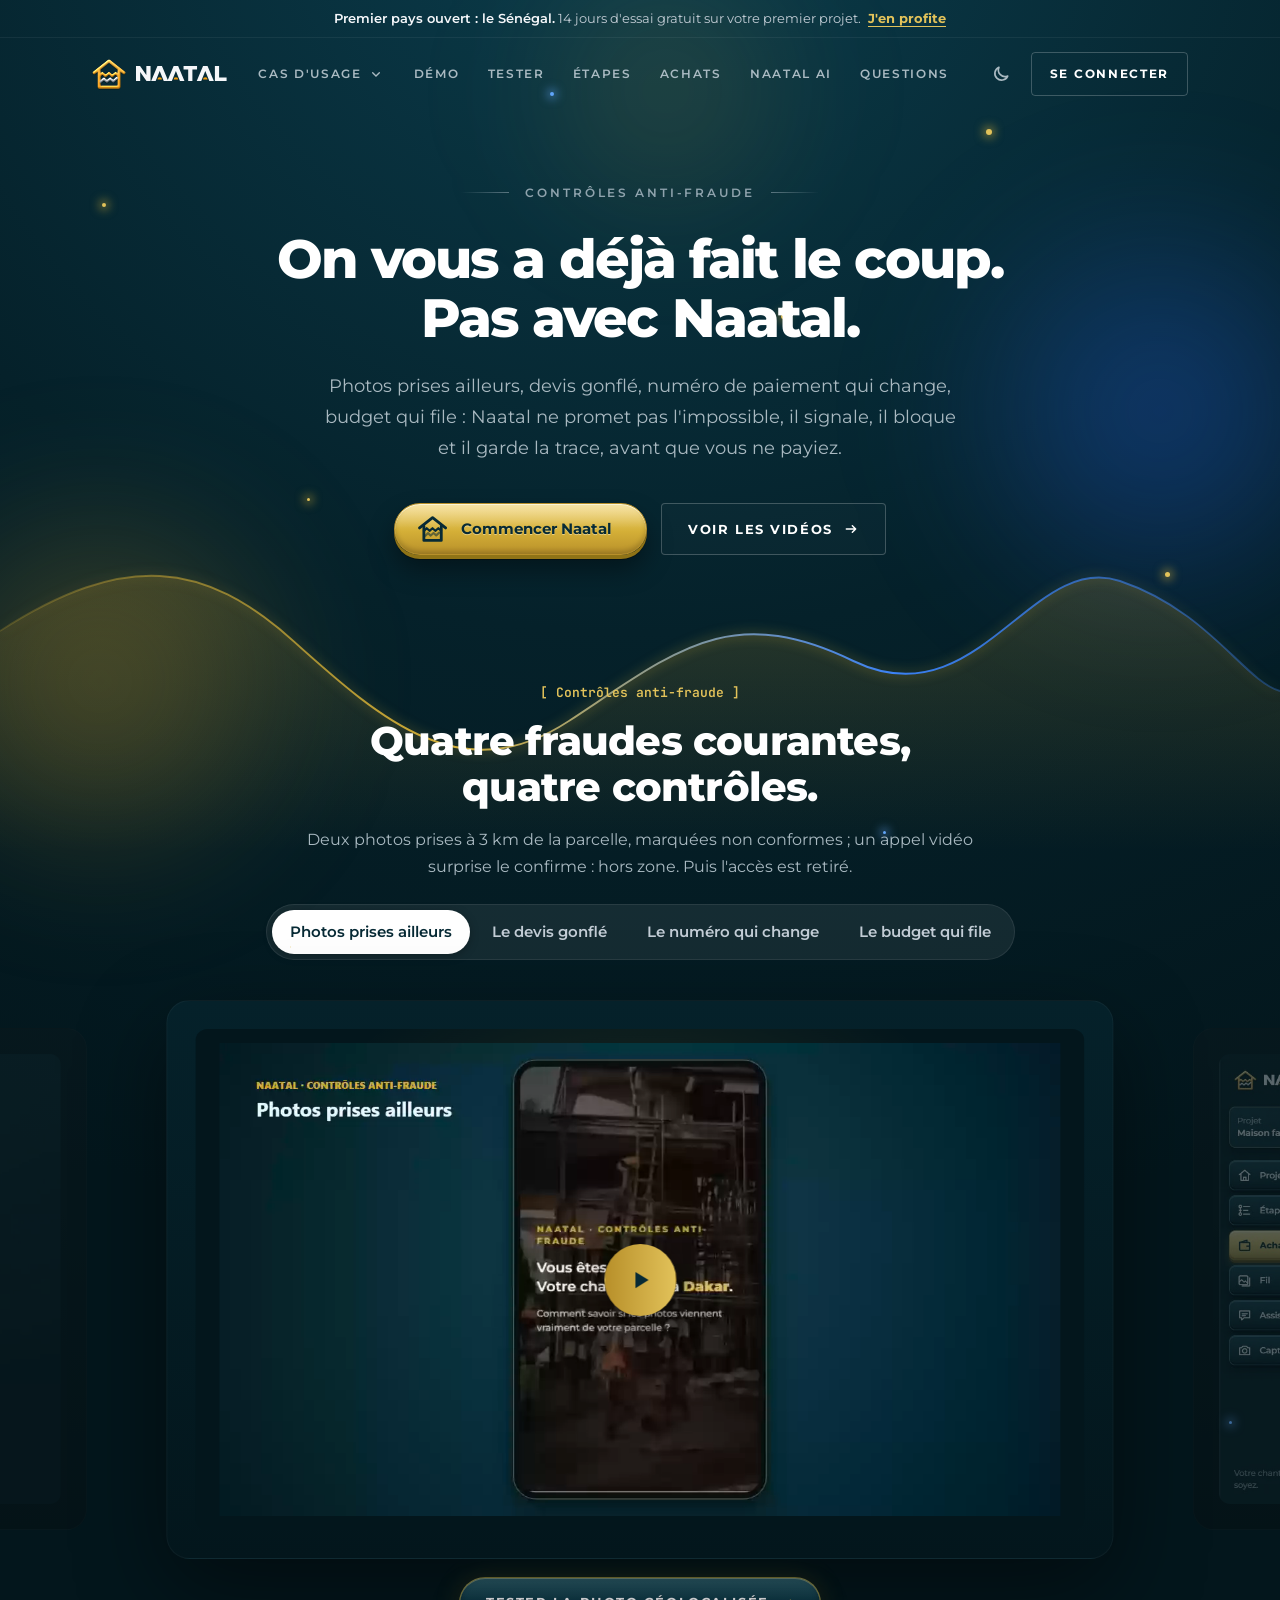
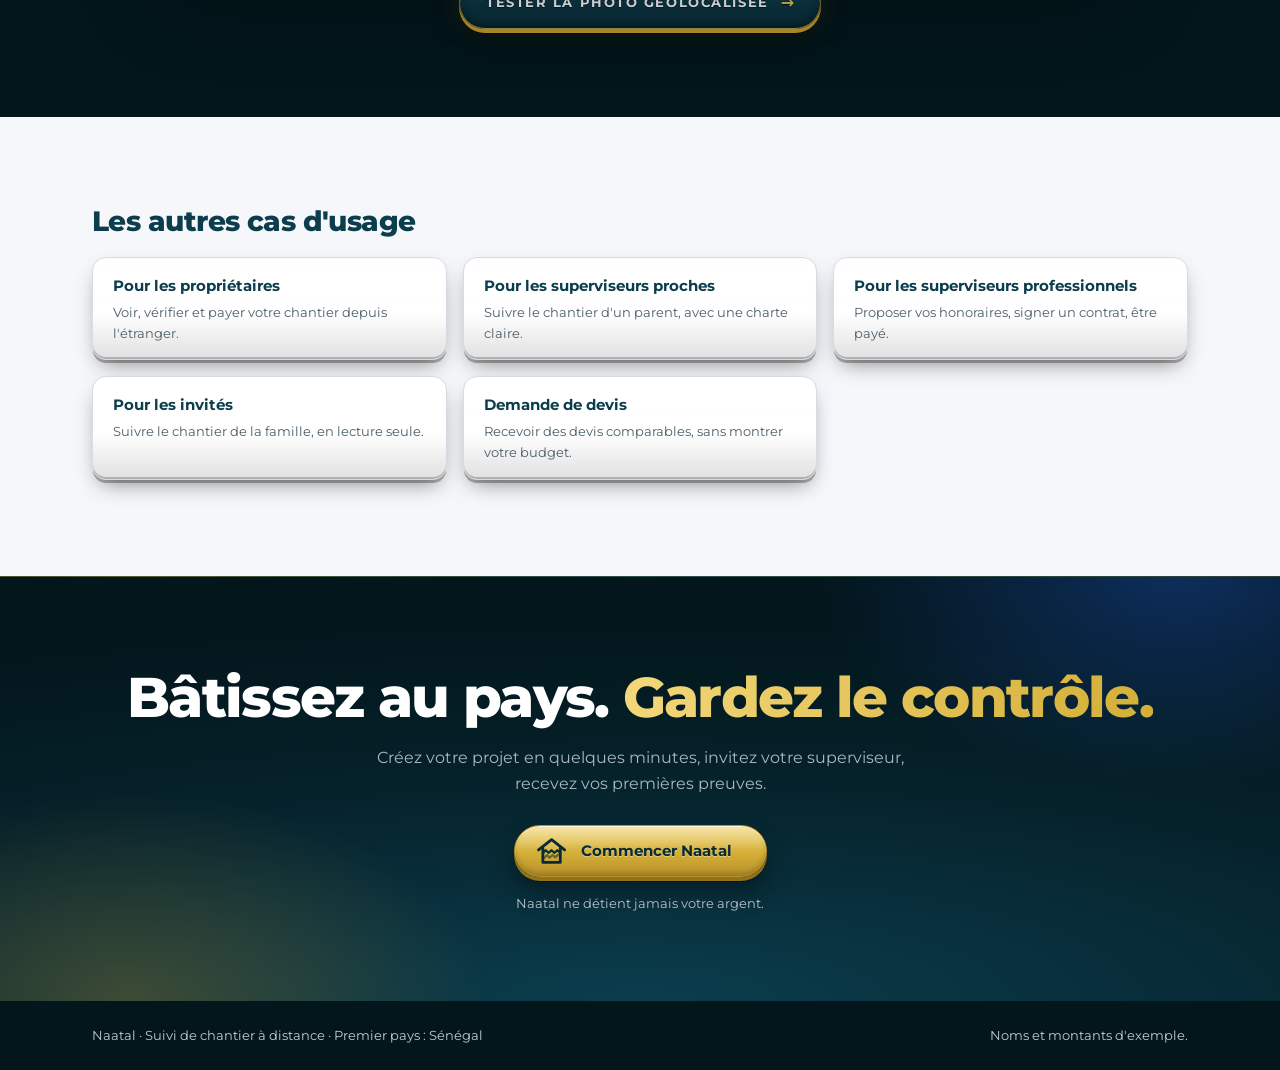
<file: controles-anti-fraude.html>
<!doctype html>
<html lang="fr" class="__variable_b888ad">
<head>
<meta charset="utf-8">
<meta name="viewport" content="width=device-width, initial-scale=1">
<title>Naatal · Contrôles anti-fraude</title>
<meta name="description" content="Ce que Naatal signale et bloque avant que l'argent ne parte. Photos prises ailleurs, devis gonflé, numéro de paiement qui change, budget qui file : Naatal ne promet pas l'impossible, il signale, il bloque et il garde la trace, avant que vous ne payiez.">
<meta name="author" content="Mamadou Makhtar Sassoum NDIAYE ECAI">
<meta name="theme-color" content="#072A35">
<script>
try { var t = localStorage.getItem("naatal-theme"); if (t === "dark" || t === "light") document.documentElement.dataset.theme = t; } catch (e) {}
</script>
<link rel="stylesheet" href="styles.css?v=mwwsjbal">
</head>
<body>
<div class="__variable_4a860e"><div class="decouvrir teinte-or"><p class="d-annonce"><span>Premier pays ouvert : le Sénégal.</span> 14 jours d'essai gratuit sur votre premier projet.<!-- --> <a href="/connexion">J'en profite</a></p><header class="d-entete"><div class="d-wrap"><a class="d-marque" href="index.html" aria-label="Naatal, page d'accueil"><svg class="marque" width="34" height="34" viewBox="13 -8 390 400" role="img" aria-label="Naatal"><defs><linearGradient id="decouvrir-marque-or" x1="0" y1="20" x2="0" y2="370" gradientUnits="userSpaceOnUse"><stop offset="0" stop-color="#FFC24A"></stop><stop offset=".55" stop-color="#F8A61E"></stop><stop offset="1" stop-color="#EE920B"></stop></linearGradient><linearGradient id="decouvrir-marque-argent" x1="0" y1="240" x2="0" y2="310" gradientUnits="userSpaceOnUse"><stop offset="0" stop-color="#C3CAD1"></stop><stop offset="1" stop-color="#8C98A3"></stop></linearGradient><filter id="decouvrir-marque-biseau" x="-10%" y="-10%" width="120%" height="120%" color-interpolation-filters="sRGB"><feGaussianBlur in="SourceAlpha" stdDeviation="5" result="flou"></feGaussianBlur><feSpecularLighting in="flou" surfaceScale="5" specularConstant="1" specularExponent="18" lighting-color="#FFF6DD" result="reflet"><feDistantLight azimuth="250" elevation="48"></feDistantLight></feSpecularLighting><feComposite in="reflet" in2="SourceAlpha" operator="in" result="refletDedans"></feComposite><feDiffuseLighting in="flou" surfaceScale="5" diffuseConstant="1.1" lighting-color="#FFFFFF" result="ombrage"><feDistantLight azimuth="250" elevation="55"></feDistantLight></feDiffuseLighting><feComposite in="SourceGraphic" in2="ombrage" operator="arithmetic" k1="1" k2="0" k3="0" k4="0" result="modele"></feComposite><feComposite in="modele" in2="SourceAlpha" operator="in" result="modeleDedans"></feComposite><feComposite in="modeleDedans" in2="refletDedans" operator="arithmetic" k1="0" k2="1" k3="0.38" k4="0"></feComposite></filter><filter id="decouvrir-marque-ombre" x="-20%" y="-20%" width="140%" height="150%"><feDropShadow dx="0" dy="10" stdDeviation="9" flood-color="#000000" flood-opacity="0.38"></feDropShadow></filter></defs><g filter="url(#decouvrir-marque-ombre)"><g fill="none" stroke-linecap="round" stroke-linejoin="round" filter="url(#decouvrir-marque-biseau)"><path d="M34 178 209 40l175 138" stroke="url(#decouvrir-marque-or)" stroke-width="38"></path><path d="M92 152v194h234V152" stroke="url(#decouvrir-marque-or)" stroke-width="38"></path><path d="M92 218l38-36 38 34 40-34 38 34 40-34 38 34" stroke="url(#decouvrir-marque-or)" stroke-width="30"></path><path d="m112 282 36-34 36 32 38-34 36 32 40-38" stroke="url(#decouvrir-marque-argent)" stroke-width="30"></path></g></g></svg><svg class="logotype" height="15" width="90.6" viewBox="0 0 604 100" role="img" aria-label="Naatal"><g fill="currentColor"><path d="M0 100V0h27l42 60V0h28v100H70L28 40v60z"></path><path transform="translate(101 0)" d="M0 100 42 0h30l42 100H84L57 33 30 100z"></path><path transform="translate(209 0)" d="M0 100 42 0h30l42 100H84L57 33 30 100z"></path><path transform="translate(405 0)" d="M0 100 42 0h30l42 100H84L57 33 30 100z"></path><path transform="translate(317 0)" d="M0 0h90v24H59v76H31V24H0z"></path><path transform="translate(526 0)" d="M0 0h28v76h50v24H0z"></path></g><g fill="var(--brand-orange)"><path transform="translate(101 0)" d="M42 90a15 15 0 0 1 30 0z"></path><path transform="translate(209 0)" d="M42 90a15 15 0 0 1 30 0z"></path><path transform="translate(405 0)" d="M42 90a15 15 0 0 1 30 0z"></path></g></svg></a><nav class="d-nav-centre" aria-label="Sections"><div class="d-cas-menu"><button type="button" class="d-cas-declencheur" aria-expanded="false" aria-controls="_R_1kpbn5ritqlb_">Cas d'usage<svg viewBox="0 0 24 24" aria-hidden="true"><path d="m7 10 5 5 5-5" fill="none" stroke="currentColor" stroke-width="2" stroke-linecap="round"></path></svg></button><div class="d-cas-panneau" id="_R_1kpbn5ritqlb_" hidden=""><ul><li><a href="proprietaire.html"><span class="d-cas-picto" aria-hidden="true"><svg viewBox="0 0 24 24" fill="none" stroke="currentColor" stroke-width="1.7" stroke-linecap="round" stroke-linejoin="round"><path d="M4 11.5 12 5l8 6.5"></path><path d="M6.5 10v9h11v-9"></path><path d="M10.5 19v-4.5h3V19"></path></svg></span><span><strong>Pour les propriétaires</strong><span>Voir, vérifier et payer votre chantier depuis l'étranger.</span></span></a></li><li><a href="superviseur-proche.html"><span class="d-cas-picto" aria-hidden="true"><svg viewBox="0 0 24 24" fill="none" stroke="currentColor" stroke-width="1.7" stroke-linecap="round" stroke-linejoin="round"><circle cx="9" cy="8.5" r="2.6"></circle><circle cx="16" cy="9.5" r="2.1"></circle><path d="M4.5 18.5c.6-3 2.4-4.6 4.5-4.6s3.9 1.6 4.5 4.6"></path><path d="M14 14.2c.6-.3 1.3-.5 2-.5 1.8 0 3.1 1.4 3.6 3.8"></path></svg></span><span><strong>Pour les superviseurs proches</strong><span>Suivre le chantier d'un parent, avec une charte claire.</span></span></a></li><li><a href="superviseur-professionnel.html"><span class="d-cas-picto" aria-hidden="true"><svg viewBox="0 0 24 24" fill="none" stroke="currentColor" stroke-width="1.7" stroke-linecap="round" stroke-linejoin="round"><path d="M5 15h14"></path><path d="M6.5 15a5.5 5.5 0 0 1 11 0"></path><path d="M12 9.5V7"></path><path d="M4.5 17.5h15"></path></svg></span><span><strong>Pour les superviseurs professionnels</strong><span>Proposer vos honoraires, signer un contrat, être payé.</span></span></a></li><li><a href="invite.html"><span class="d-cas-picto" aria-hidden="true"><svg viewBox="0 0 24 24" fill="none" stroke="currentColor" stroke-width="1.7" stroke-linecap="round" stroke-linejoin="round"><path d="M3.5 12s3-5.5 8.5-5.5 8.5 5.5 8.5 5.5-3 5.5-8.5 5.5S3.5 12 3.5 12Z"></path><circle cx="12" cy="12" r="2.4"></circle></svg></span><span><strong>Pour les invités</strong><span>Suivre le chantier de la famille, en lecture seule.</span></span></a></li><li><a href="demande-de-devis.html"><span class="d-cas-picto" aria-hidden="true"><svg viewBox="0 0 24 24" fill="none" stroke="currentColor" stroke-width="1.7" stroke-linecap="round" stroke-linejoin="round"><path d="M7 4.5h7.5L18 8v11.5H7z"></path><path d="M14 4.5V8h4"></path><path d="M9.5 12h6M9.5 15h6"></path></svg></span><span><strong>Demande de devis</strong><span>Recevoir des devis comparables, sans montrer votre budget.</span></span></a></li><li><a aria-current="page" href="controles-anti-fraude.html"><span class="d-cas-picto" aria-hidden="true"><svg viewBox="0 0 24 24" fill="none" stroke="currentColor" stroke-width="1.7" stroke-linecap="round" stroke-linejoin="round"><path d="M12 3.5 5.5 6v5.5c0 4.2 2.8 7.6 6.5 9 3.7-1.4 6.5-4.8 6.5-9V6z"></path><path d="m9 12 2.2 2.2L15.5 10"></path></svg></span><span><strong>Contrôles anti-fraude</strong><span>Ce que Naatal signale et bloque avant que l'argent ne parte.</span></span></a></li></ul></div></div><a href="index.html#comment">Démo</a><a href="test.html">Tester</a><a href="index.html#etapes">Étapes</a><a href="index.html#achats">Achats</a><a href="index.html#assistant">Naatal AI</a><a href="index.html#questions">Questions</a></nav><div class="d-nav-droite"><div class="d-cas-mobile"><div class="d-cas-menu"><button type="button" class="d-cas-declencheur" aria-expanded="false" aria-controls="_R_1spbn5ritqlb_">Cas d'usage<svg viewBox="0 0 24 24" aria-hidden="true"><path d="m7 10 5 5 5-5" fill="none" stroke="currentColor" stroke-width="2" stroke-linecap="round"></path></svg></button><div class="d-cas-panneau" id="_R_1spbn5ritqlb_" hidden=""><ul><li><a href="proprietaire.html"><span class="d-cas-picto" aria-hidden="true"><svg viewBox="0 0 24 24" fill="none" stroke="currentColor" stroke-width="1.7" stroke-linecap="round" stroke-linejoin="round"><path d="M4 11.5 12 5l8 6.5"></path><path d="M6.5 10v9h11v-9"></path><path d="M10.5 19v-4.5h3V19"></path></svg></span><span><strong>Pour les propriétaires</strong><span>Voir, vérifier et payer votre chantier depuis l'étranger.</span></span></a></li><li><a href="superviseur-proche.html"><span class="d-cas-picto" aria-hidden="true"><svg viewBox="0 0 24 24" fill="none" stroke="currentColor" stroke-width="1.7" stroke-linecap="round" stroke-linejoin="round"><circle cx="9" cy="8.5" r="2.6"></circle><circle cx="16" cy="9.5" r="2.1"></circle><path d="M4.5 18.5c.6-3 2.4-4.6 4.5-4.6s3.9 1.6 4.5 4.6"></path><path d="M14 14.2c.6-.3 1.3-.5 2-.5 1.8 0 3.1 1.4 3.6 3.8"></path></svg></span><span><strong>Pour les superviseurs proches</strong><span>Suivre le chantier d'un parent, avec une charte claire.</span></span></a></li><li><a href="superviseur-professionnel.html"><span class="d-cas-picto" aria-hidden="true"><svg viewBox="0 0 24 24" fill="none" stroke="currentColor" stroke-width="1.7" stroke-linecap="round" stroke-linejoin="round"><path d="M5 15h14"></path><path d="M6.5 15a5.5 5.5 0 0 1 11 0"></path><path d="M12 9.5V7"></path><path d="M4.5 17.5h15"></path></svg></span><span><strong>Pour les superviseurs professionnels</strong><span>Proposer vos honoraires, signer un contrat, être payé.</span></span></a></li><li><a href="invite.html"><span class="d-cas-picto" aria-hidden="true"><svg viewBox="0 0 24 24" fill="none" stroke="currentColor" stroke-width="1.7" stroke-linecap="round" stroke-linejoin="round"><path d="M3.5 12s3-5.5 8.5-5.5 8.5 5.5 8.5 5.5-3 5.5-8.5 5.5S3.5 12 3.5 12Z"></path><circle cx="12" cy="12" r="2.4"></circle></svg></span><span><strong>Pour les invités</strong><span>Suivre le chantier de la famille, en lecture seule.</span></span></a></li><li><a href="demande-de-devis.html"><span class="d-cas-picto" aria-hidden="true"><svg viewBox="0 0 24 24" fill="none" stroke="currentColor" stroke-width="1.7" stroke-linecap="round" stroke-linejoin="round"><path d="M7 4.5h7.5L18 8v11.5H7z"></path><path d="M14 4.5V8h4"></path><path d="M9.5 12h6M9.5 15h6"></path></svg></span><span><strong>Demande de devis</strong><span>Recevoir des devis comparables, sans montrer votre budget.</span></span></a></li><li><a aria-current="page" href="controles-anti-fraude.html"><span class="d-cas-picto" aria-hidden="true"><svg viewBox="0 0 24 24" fill="none" stroke="currentColor" stroke-width="1.7" stroke-linecap="round" stroke-linejoin="round"><path d="M12 3.5 5.5 6v5.5c0 4.2 2.8 7.6 6.5 9 3.7-1.4 6.5-4.8 6.5-9V6z"></path><path d="m9 12 2.2 2.2L15.5 10"></path></svg></span><span><strong>Contrôles anti-fraude</strong><span>Ce que Naatal signale et bloque avant que l'argent ne parte.</span></span></a></li></ul></div></div></div><button class="bouton-icone" type="button" aria-label="Passer en mode sombre" aria-pressed="false"><svg class="moon" viewBox="0 0 24 24" fill="none" stroke="currentColor" stroke-width="2" stroke-linecap="round" stroke-linejoin="round" aria-hidden="true"><path d="M20 14.5A8 8 0 0 1 9.5 4a8 8 0 1 0 10.5 10.5z"></path></svg><svg class="sun" viewBox="0 0 24 24" fill="none" stroke="currentColor" stroke-width="2" stroke-linecap="round" stroke-linejoin="round" aria-hidden="true"><circle cx="12" cy="12" r="4"></circle><path d="M12 2v2m0 16v2M4.9 4.9l1.4 1.4m11.4 11.4 1.4 1.4M2 12h2m16 0h2M4.9 19.1l1.4-1.4M17.7 6.3l1.4-1.4"></path></svg></button><a class="d-connexion" href="/connexion">Se connecter</a></div></div></header><main id="contenu"><section class="d-hero d-hero-cas" aria-labelledby="hero-titre"><div class="d-hero-decor" aria-hidden="true"><span class="d-halo h1"></span><span class="d-halo h2"></span><span class="d-halo h3"></span><span class="d-particule vert" style="left:8%;top:18%;width:4px;height:4px;animation-delay:0s"></span><span class="d-particule bleu" style="left:16%;top:62%;width:6px;height:6px;animation-delay:2.1s"></span><span class="d-particule vert" style="left:24%;top:34%;width:3px;height:3px;animation-delay:4.3s"></span><span class="d-particule vert" style="left:31%;top:80%;width:5px;height:5px;animation-delay:1.2s"></span><span class="d-particule bleu" style="left:43%;top:12%;width:4px;height:4px;animation-delay:3.4s"></span><span class="d-particule vert" style="left:52%;top:70%;width:3px;height:3px;animation-delay:5.1s"></span><span class="d-particule vert" style="left:61%;top:24%;width:5px;height:5px;animation-delay:0.8s"></span><span class="d-particule bleu" style="left:69%;top:52%;width:3px;height:3px;animation-delay:2.7s"></span><span class="d-particule vert" style="left:77%;top:14%;width:6px;height:6px;animation-delay:4.8s"></span><span class="d-particule bleu" style="left:84%;top:66%;width:4px;height:4px;animation-delay:1.6s"></span><span class="d-particule vert" style="left:91%;top:38%;width:5px;height:5px;animation-delay:3.9s"></span><span class="d-particule bleu" style="left:96%;top:84%;width:3px;height:3px;animation-delay:0.4s"></span><svg class="d-vague" viewBox="0 0 1440 360" preserveAspectRatio="none"><defs><linearGradient id="d-vague-trait" x1="0" x2="1" y1="0" y2="0"><stop class="d-stop-debut" offset="0" stop-opacity="0.2"></stop><stop class="d-stop-debut" offset="0.35"></stop><stop offset="0.7" stop-color="#3b82f6"></stop><stop offset="1" stop-color="#3b82f6" stop-opacity="0.3"></stop></linearGradient><linearGradient id="d-vague-fond" x1="0" x2="0" y1="0" y2="1"><stop class="d-stop-fond" offset="0" stop-opacity="0.22"></stop><stop class="d-stop-fond" offset="1" stop-opacity="0"></stop></linearGradient></defs><path class="d-vague-aire" d="M0 140 C 140 60, 230 70, 330 150 S 520 300, 640 230 S 820 110, 960 170 S 1160 60, 1260 90 S 1400 190, 1440 200 L 1440 360 L 0 360 Z" fill="url(#d-vague-fond)"></path><path class="d-vague-ligne" d="M0 140 C 140 60, 230 70, 330 150 S 520 300, 640 230 S 820 110, 960 170 S 1160 60, 1260 90 S 1400 190, 1440 200" fill="none" stroke="url(#d-vague-trait)" stroke-width="2"></path><path class="d-vague-eclat" d="M0 140 C 140 60, 230 70, 330 150 S 520 300, 640 230 S 820 110, 960 170 S 1160 60, 1260 90 S 1400 190, 1440 200" fill="none" pathLength="1000"></path></svg></div><div class="d-wrap d-hero-contenu"><p class="d-surtitre">Contrôles anti-fraude</p><h1 id="hero-titre"><span class="d-ligne">On vous a déjà fait le coup.</span><span class="d-ligne">Pas avec Naatal.</span></h1><p class="d-sous-titre">Photos prises ailleurs, devis gonflé, numéro de paiement qui change, budget qui file : Naatal ne promet pas l'impossible, il signale, il bloque et il garde la trace, avant que vous ne payiez.</p><div class="d-hero-cta"><a class="d-bouton-degrade" href="/connexion"><svg viewBox="0 0 24 24" fill="none" stroke="currentColor" stroke-width="2.2" stroke-linecap="round" stroke-linejoin="round" aria-hidden="true"><path d="M5 12h14m-5-5 5 5-5 5"></path></svg>Commencer Naatal</a><a class="d-bouton-contour" href="#comment">Voir les vidéos<svg viewBox="0 0 24 24" fill="none" stroke="currentColor" stroke-width="2.2" stroke-linecap="round" stroke-linejoin="round" aria-hidden="true"><path d="M5 12h14m-5-5 5 5-5 5"></path></svg></a></div></div><div class="d-hero-films" id="comment"><div class="d-films"><div class="d-wrap d-films-tete"><span class="d-films-pastille">[ Contrôles anti-fraude ]</span><h2 id="films-titre">Quatre fraudes courantes, quatre contrôles.</h2><p class="d-films-resume" aria-live="polite">Deux photos prises à 3 km de la parcelle, marquées non conformes ; un appel vidéo surprise le confirme : hors zone. Puis l'accès est retiré.</p><div class="d-films-onglets" role="group" aria-label="Choisir une démonstration"><button type="button" aria-pressed="true">Photos prises ailleurs<i class="d-films-progres" style="transform:scaleX(0)" aria-hidden="true"></i></button><button type="button" aria-pressed="false">Le devis gonflé<i class="d-films-progres" style="transform:scaleX(0)" aria-hidden="true"></i></button><button type="button" aria-pressed="false">Le numéro qui change<i class="d-films-progres" style="transform:scaleX(0)" aria-hidden="true"></i></button><button type="button" aria-pressed="false">Le budget qui file<i class="d-films-progres" style="transform:scaleX(0)" aria-hidden="true"></i></button></div></div><div class="d-films-piste"><div class="d-films-diapo d-films-gabarit" aria-hidden="true"><div class="d-films-image"></div></div><div class="d-films-diapo active" style="--place:0" aria-hidden="false"><div class="d-films-image d-films-attente"><span class="d-films-attente-pastille">Vidéo à venir</span><strong>Photos prises ailleurs</strong><span>Photos marquées non conformes avec leur distance à la parcelle, appel vidéo surprise, puis retrait de l'accès.</span></div></div><div class="d-films-diapo" style="--place:1" aria-hidden="true"><div class="d-films-image"><img src="demonstrations/anti-fraude-2-devis-gonfle.webp" alt="" loading="lazy" draggable="false"/></div></div><div class="d-films-diapo hors-champ" style="--place:2" aria-hidden="true"><div class="d-films-image"><img src="demonstrations/anti-fraude-3-numero-qui-change.webp" alt="" loading="lazy" draggable="false"/></div></div><div class="d-films-diapo" style="--place:-1" aria-hidden="true"><div class="d-films-image"><img src="demonstrations/anti-fraude-4-budget-qui-file.webp" alt="" loading="lazy" draggable="false"/></div></div></div><div class="d-wrap d-films-suite"><a class="d-films-lien" href="test.html">Tester la photo géolocalisée</a></div></div></div></section><section class="d-cas-autres" aria-labelledby="autres-titre"><div class="d-wrap"><h2 id="autres-titre">Les autres cas d'usage</h2><ul><li><a href="proprietaire.html"><strong>Pour les propriétaires</strong><span>Voir, vérifier et payer votre chantier depuis l'étranger.</span></a></li><li><a href="superviseur-proche.html"><strong>Pour les superviseurs proches</strong><span>Suivre le chantier d'un parent, avec une charte claire.</span></a></li><li><a href="superviseur-professionnel.html"><strong>Pour les superviseurs professionnels</strong><span>Proposer vos honoraires, signer un contrat, être payé.</span></a></li><li><a href="invite.html"><strong>Pour les invités</strong><span>Suivre le chantier de la famille, en lecture seule.</span></a></li><li><a href="demande-de-devis.html"><strong>Demande de devis</strong><span>Recevoir des devis comparables, sans montrer votre budget.</span></a></li></ul></div></section><section class="d-final" aria-labelledby="final-titre"><div class="d-wrap"><h2 id="final-titre">Bâtissez au pays. <em>Gardez le contrôle.</em></h2><p>Créez votre projet en quelques minutes, invitez votre superviseur, recevez vos premières preuves.</p><a class="d-cta" href="/connexion">Commencer Naatal<svg viewBox="0 0 24 24" fill="none" stroke="currentColor" stroke-width="2.2" stroke-linecap="round" stroke-linejoin="round" aria-hidden="true"><path d="M5 12h14m-5-5 5 5-5 5"></path></svg></a><p class="d-mention">Naatal ne détient jamais votre argent.</p></div></section></main><footer class="d-pied"><div class="d-wrap"><span>Naatal · Suivi de chantier à distance · Premier pays : Sénégal</span><span>Noms et montants d'exemple.</span></div></footer></div></div>
<script type="application/json" id="films-donnees">[{"fichier":"anti-fraude-1-photos-non-conformes","titre":"Photos prises ailleurs","resume":"Deux photos prises à 3 km de la parcelle, marquées non conformes ; un appel vidéo surprise le confirme : hors zone. Puis l'accès est retiré.","disponible":true,"lien":{"texte":"Tester la photo géolocalisée","adresse":"test.html"}},{"fichier":"anti-fraude-2-devis-gonfle","titre":"Le devis gonflé","resume":"2 100 000 FCFA demandés pour un devis de 1 650 000 : l'alerte est rouge, la validation et le paiement restent bloqués.","disponible":true,"vertical":false},{"fichier":"anti-fraude-3-numero-qui-change","titre":"Le numéro qui change","resume":"Un nouveau compte Wave au nom du superviseur : gelé, signalé, refusé, et inscrit au journal non modifiable.","disponible":true,"vertical":false},{"fichier":"anti-fraude-4-budget-qui-file","titre":"Le budget qui file","resume":"70 % du budget de plomberie payé pour 40 % d'avancement validé : l'alerte de dérive cite les deux chiffres.","disponible":true,"vertical":false}]</script>
<script src="vitrine.js?v=mwwsjbal"></script>
</body>
</html>
</file>
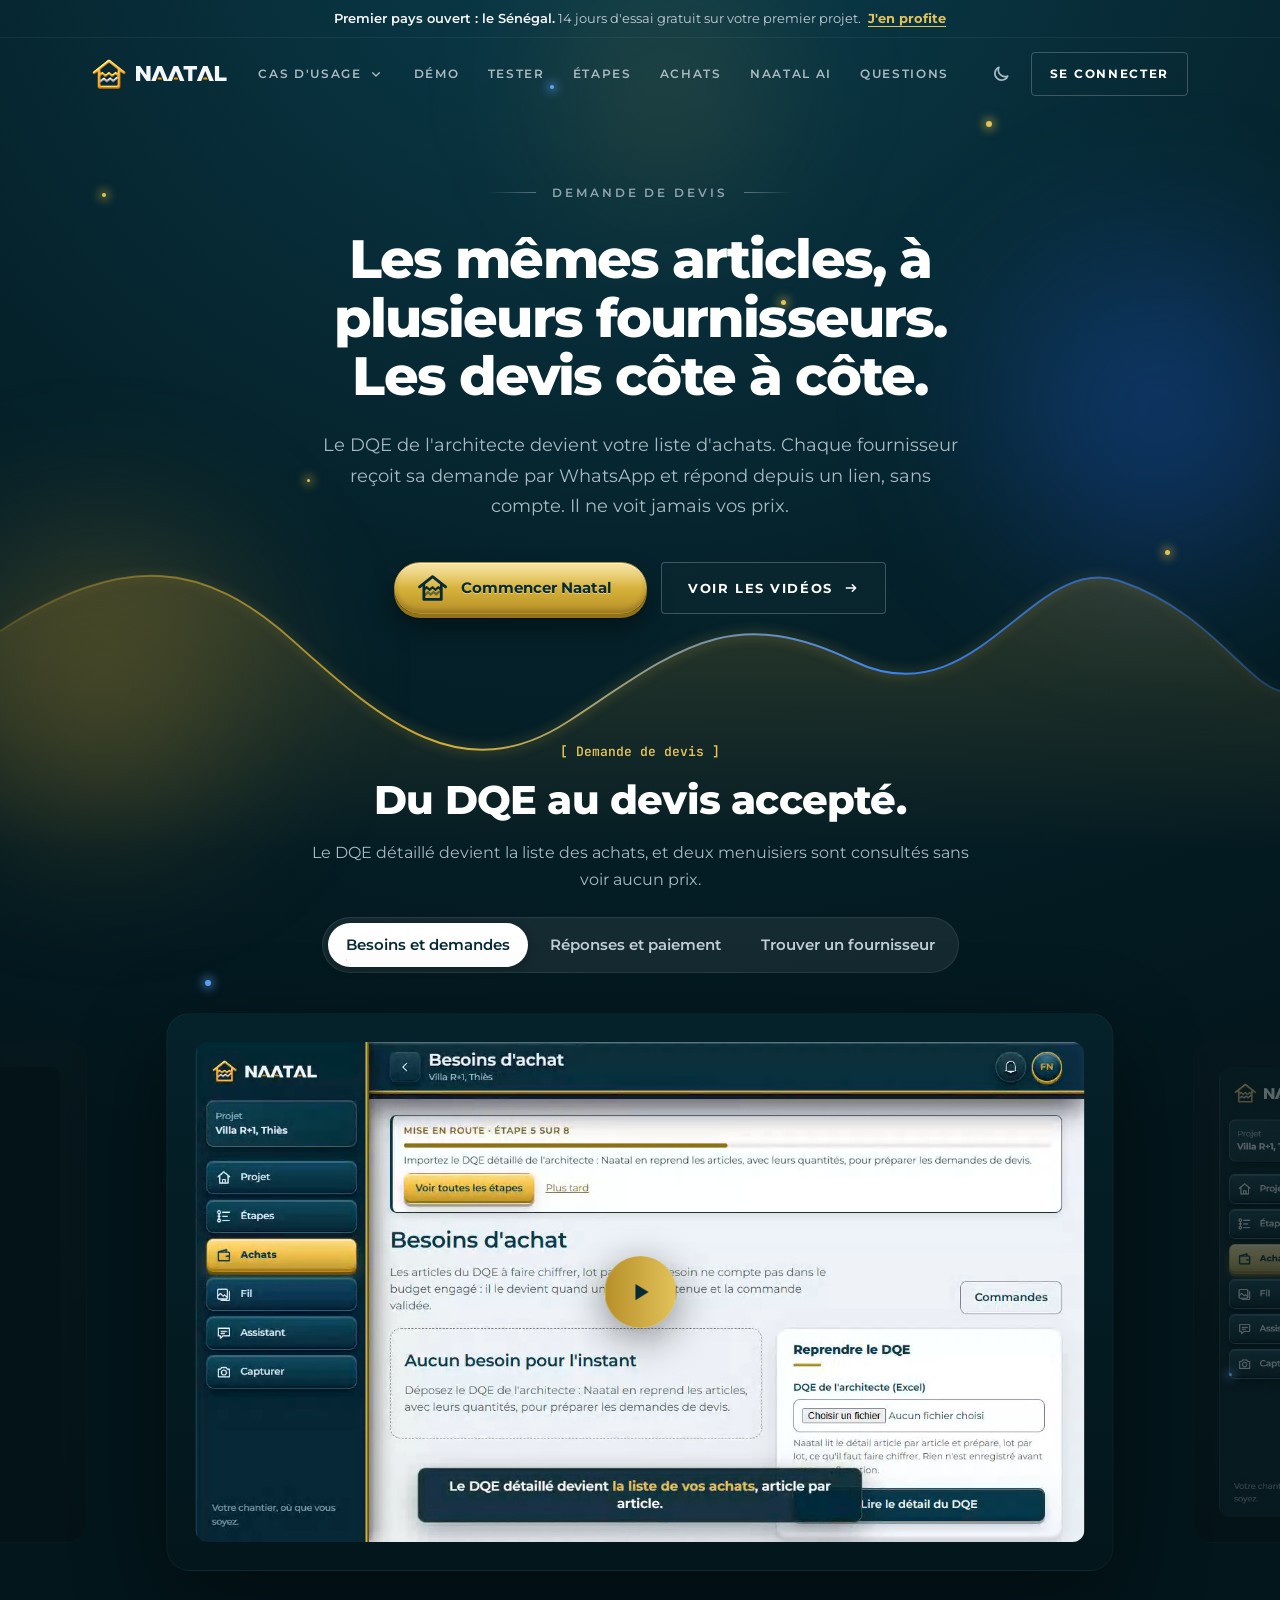
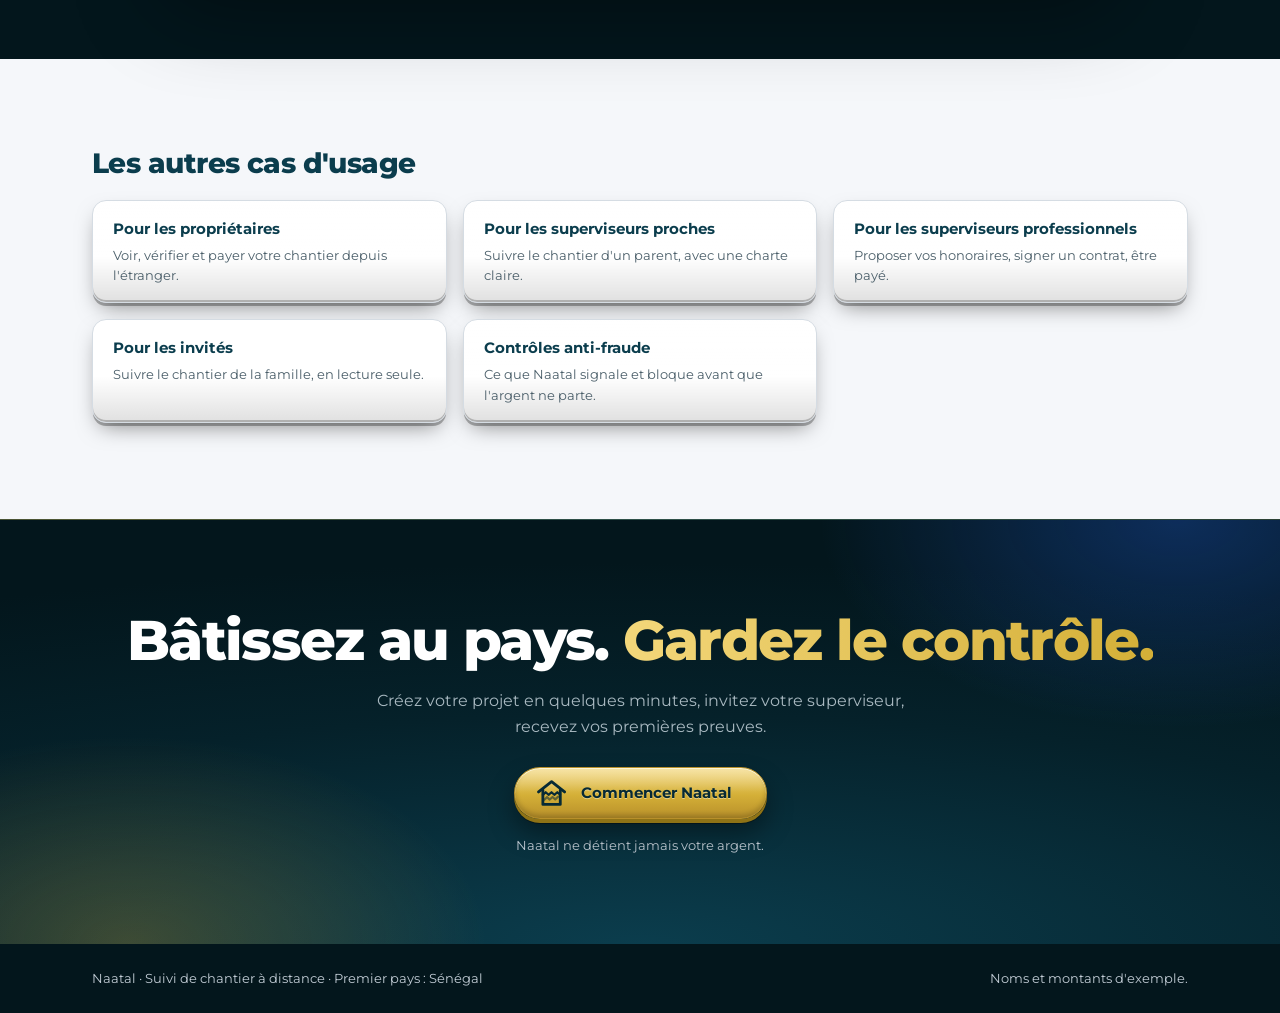
<file: demande-de-devis.html>
<!doctype html>
<html lang="fr" class="__variable_b888ad">
<head>
<meta charset="utf-8">
<meta name="viewport" content="width=device-width, initial-scale=1">
<title>Naatal · Demande de devis</title>
<meta name="description" content="Recevoir des devis comparables, sans montrer votre budget. Le DQE de l'architecte devient votre liste d'achats. Chaque fournisseur reçoit sa demande par WhatsApp et répond depuis un lien, sans compte. Il ne voit jamais vos prix.">
<meta name="author" content="Mamadou Makhtar Sassoum NDIAYE ECAI">
<meta name="theme-color" content="#072A35">
<script>
try { var t = localStorage.getItem("naatal-theme"); if (t === "dark" || t === "light") document.documentElement.dataset.theme = t; } catch (e) {}
</script>
<link rel="stylesheet" href="styles.css?v=mwwsjbal">
</head>
<body>
<div class="__variable_4a860e"><div class="decouvrir teinte-or"><p class="d-annonce"><span>Premier pays ouvert : le Sénégal.</span> 14 jours d'essai gratuit sur votre premier projet.<!-- --> <a href="/connexion">J'en profite</a></p><header class="d-entete"><div class="d-wrap"><a class="d-marque" href="index.html" aria-label="Naatal, page d'accueil"><svg class="marque" width="34" height="34" viewBox="13 -8 390 400" role="img" aria-label="Naatal"><defs><linearGradient id="decouvrir-marque-or" x1="0" y1="20" x2="0" y2="370" gradientUnits="userSpaceOnUse"><stop offset="0" stop-color="#FFC24A"></stop><stop offset=".55" stop-color="#F8A61E"></stop><stop offset="1" stop-color="#EE920B"></stop></linearGradient><linearGradient id="decouvrir-marque-argent" x1="0" y1="240" x2="0" y2="310" gradientUnits="userSpaceOnUse"><stop offset="0" stop-color="#C3CAD1"></stop><stop offset="1" stop-color="#8C98A3"></stop></linearGradient><filter id="decouvrir-marque-biseau" x="-10%" y="-10%" width="120%" height="120%" color-interpolation-filters="sRGB"><feGaussianBlur in="SourceAlpha" stdDeviation="5" result="flou"></feGaussianBlur><feSpecularLighting in="flou" surfaceScale="5" specularConstant="1" specularExponent="18" lighting-color="#FFF6DD" result="reflet"><feDistantLight azimuth="250" elevation="48"></feDistantLight></feSpecularLighting><feComposite in="reflet" in2="SourceAlpha" operator="in" result="refletDedans"></feComposite><feDiffuseLighting in="flou" surfaceScale="5" diffuseConstant="1.1" lighting-color="#FFFFFF" result="ombrage"><feDistantLight azimuth="250" elevation="55"></feDistantLight></feDiffuseLighting><feComposite in="SourceGraphic" in2="ombrage" operator="arithmetic" k1="1" k2="0" k3="0" k4="0" result="modele"></feComposite><feComposite in="modele" in2="SourceAlpha" operator="in" result="modeleDedans"></feComposite><feComposite in="modeleDedans" in2="refletDedans" operator="arithmetic" k1="0" k2="1" k3="0.38" k4="0"></feComposite></filter><filter id="decouvrir-marque-ombre" x="-20%" y="-20%" width="140%" height="150%"><feDropShadow dx="0" dy="10" stdDeviation="9" flood-color="#000000" flood-opacity="0.38"></feDropShadow></filter></defs><g filter="url(#decouvrir-marque-ombre)"><g fill="none" stroke-linecap="round" stroke-linejoin="round" filter="url(#decouvrir-marque-biseau)"><path d="M34 178 209 40l175 138" stroke="url(#decouvrir-marque-or)" stroke-width="38"></path><path d="M92 152v194h234V152" stroke="url(#decouvrir-marque-or)" stroke-width="38"></path><path d="M92 218l38-36 38 34 40-34 38 34 40-34 38 34" stroke="url(#decouvrir-marque-or)" stroke-width="30"></path><path d="m112 282 36-34 36 32 38-34 36 32 40-38" stroke="url(#decouvrir-marque-argent)" stroke-width="30"></path></g></g></svg><svg class="logotype" height="15" width="90.6" viewBox="0 0 604 100" role="img" aria-label="Naatal"><g fill="currentColor"><path d="M0 100V0h27l42 60V0h28v100H70L28 40v60z"></path><path transform="translate(101 0)" d="M0 100 42 0h30l42 100H84L57 33 30 100z"></path><path transform="translate(209 0)" d="M0 100 42 0h30l42 100H84L57 33 30 100z"></path><path transform="translate(405 0)" d="M0 100 42 0h30l42 100H84L57 33 30 100z"></path><path transform="translate(317 0)" d="M0 0h90v24H59v76H31V24H0z"></path><path transform="translate(526 0)" d="M0 0h28v76h50v24H0z"></path></g><g fill="var(--brand-orange)"><path transform="translate(101 0)" d="M42 90a15 15 0 0 1 30 0z"></path><path transform="translate(209 0)" d="M42 90a15 15 0 0 1 30 0z"></path><path transform="translate(405 0)" d="M42 90a15 15 0 0 1 30 0z"></path></g></svg></a><nav class="d-nav-centre" aria-label="Sections"><div class="d-cas-menu"><button type="button" class="d-cas-declencheur" aria-expanded="false" aria-controls="_R_1kpbn5ritqlb_">Cas d'usage<svg viewBox="0 0 24 24" aria-hidden="true"><path d="m7 10 5 5 5-5" fill="none" stroke="currentColor" stroke-width="2" stroke-linecap="round"></path></svg></button><div class="d-cas-panneau" id="_R_1kpbn5ritqlb_" hidden=""><ul><li><a href="proprietaire.html"><span class="d-cas-picto" aria-hidden="true"><svg viewBox="0 0 24 24" fill="none" stroke="currentColor" stroke-width="1.7" stroke-linecap="round" stroke-linejoin="round"><path d="M4 11.5 12 5l8 6.5"></path><path d="M6.5 10v9h11v-9"></path><path d="M10.5 19v-4.5h3V19"></path></svg></span><span><strong>Pour les propriétaires</strong><span>Voir, vérifier et payer votre chantier depuis l'étranger.</span></span></a></li><li><a href="superviseur-proche.html"><span class="d-cas-picto" aria-hidden="true"><svg viewBox="0 0 24 24" fill="none" stroke="currentColor" stroke-width="1.7" stroke-linecap="round" stroke-linejoin="round"><circle cx="9" cy="8.5" r="2.6"></circle><circle cx="16" cy="9.5" r="2.1"></circle><path d="M4.5 18.5c.6-3 2.4-4.6 4.5-4.6s3.9 1.6 4.5 4.6"></path><path d="M14 14.2c.6-.3 1.3-.5 2-.5 1.8 0 3.1 1.4 3.6 3.8"></path></svg></span><span><strong>Pour les superviseurs proches</strong><span>Suivre le chantier d'un parent, avec une charte claire.</span></span></a></li><li><a href="superviseur-professionnel.html"><span class="d-cas-picto" aria-hidden="true"><svg viewBox="0 0 24 24" fill="none" stroke="currentColor" stroke-width="1.7" stroke-linecap="round" stroke-linejoin="round"><path d="M5 15h14"></path><path d="M6.5 15a5.5 5.5 0 0 1 11 0"></path><path d="M12 9.5V7"></path><path d="M4.5 17.5h15"></path></svg></span><span><strong>Pour les superviseurs professionnels</strong><span>Proposer vos honoraires, signer un contrat, être payé.</span></span></a></li><li><a href="invite.html"><span class="d-cas-picto" aria-hidden="true"><svg viewBox="0 0 24 24" fill="none" stroke="currentColor" stroke-width="1.7" stroke-linecap="round" stroke-linejoin="round"><path d="M3.5 12s3-5.5 8.5-5.5 8.5 5.5 8.5 5.5-3 5.5-8.5 5.5S3.5 12 3.5 12Z"></path><circle cx="12" cy="12" r="2.4"></circle></svg></span><span><strong>Pour les invités</strong><span>Suivre le chantier de la famille, en lecture seule.</span></span></a></li><li><a aria-current="page" href="demande-de-devis.html"><span class="d-cas-picto" aria-hidden="true"><svg viewBox="0 0 24 24" fill="none" stroke="currentColor" stroke-width="1.7" stroke-linecap="round" stroke-linejoin="round"><path d="M7 4.5h7.5L18 8v11.5H7z"></path><path d="M14 4.5V8h4"></path><path d="M9.5 12h6M9.5 15h6"></path></svg></span><span><strong>Demande de devis</strong><span>Recevoir des devis comparables, sans montrer votre budget.</span></span></a></li><li><a href="controles-anti-fraude.html"><span class="d-cas-picto" aria-hidden="true"><svg viewBox="0 0 24 24" fill="none" stroke="currentColor" stroke-width="1.7" stroke-linecap="round" stroke-linejoin="round"><path d="M12 3.5 5.5 6v5.5c0 4.2 2.8 7.6 6.5 9 3.7-1.4 6.5-4.8 6.5-9V6z"></path><path d="m9 12 2.2 2.2L15.5 10"></path></svg></span><span><strong>Contrôles anti-fraude</strong><span>Ce que Naatal signale et bloque avant que l'argent ne parte.</span></span></a></li></ul></div></div><a href="index.html#comment">Démo</a><a href="test.html">Tester</a><a href="index.html#etapes">Étapes</a><a href="index.html#achats">Achats</a><a href="index.html#assistant">Naatal AI</a><a href="index.html#questions">Questions</a></nav><div class="d-nav-droite"><div class="d-cas-mobile"><div class="d-cas-menu"><button type="button" class="d-cas-declencheur" aria-expanded="false" aria-controls="_R_1spbn5ritqlb_">Cas d'usage<svg viewBox="0 0 24 24" aria-hidden="true"><path d="m7 10 5 5 5-5" fill="none" stroke="currentColor" stroke-width="2" stroke-linecap="round"></path></svg></button><div class="d-cas-panneau" id="_R_1spbn5ritqlb_" hidden=""><ul><li><a href="proprietaire.html"><span class="d-cas-picto" aria-hidden="true"><svg viewBox="0 0 24 24" fill="none" stroke="currentColor" stroke-width="1.7" stroke-linecap="round" stroke-linejoin="round"><path d="M4 11.5 12 5l8 6.5"></path><path d="M6.5 10v9h11v-9"></path><path d="M10.5 19v-4.5h3V19"></path></svg></span><span><strong>Pour les propriétaires</strong><span>Voir, vérifier et payer votre chantier depuis l'étranger.</span></span></a></li><li><a href="superviseur-proche.html"><span class="d-cas-picto" aria-hidden="true"><svg viewBox="0 0 24 24" fill="none" stroke="currentColor" stroke-width="1.7" stroke-linecap="round" stroke-linejoin="round"><circle cx="9" cy="8.5" r="2.6"></circle><circle cx="16" cy="9.5" r="2.1"></circle><path d="M4.5 18.5c.6-3 2.4-4.6 4.5-4.6s3.9 1.6 4.5 4.6"></path><path d="M14 14.2c.6-.3 1.3-.5 2-.5 1.8 0 3.1 1.4 3.6 3.8"></path></svg></span><span><strong>Pour les superviseurs proches</strong><span>Suivre le chantier d'un parent, avec une charte claire.</span></span></a></li><li><a href="superviseur-professionnel.html"><span class="d-cas-picto" aria-hidden="true"><svg viewBox="0 0 24 24" fill="none" stroke="currentColor" stroke-width="1.7" stroke-linecap="round" stroke-linejoin="round"><path d="M5 15h14"></path><path d="M6.5 15a5.5 5.5 0 0 1 11 0"></path><path d="M12 9.5V7"></path><path d="M4.5 17.5h15"></path></svg></span><span><strong>Pour les superviseurs professionnels</strong><span>Proposer vos honoraires, signer un contrat, être payé.</span></span></a></li><li><a href="invite.html"><span class="d-cas-picto" aria-hidden="true"><svg viewBox="0 0 24 24" fill="none" stroke="currentColor" stroke-width="1.7" stroke-linecap="round" stroke-linejoin="round"><path d="M3.5 12s3-5.5 8.5-5.5 8.5 5.5 8.5 5.5-3 5.5-8.5 5.5S3.5 12 3.5 12Z"></path><circle cx="12" cy="12" r="2.4"></circle></svg></span><span><strong>Pour les invités</strong><span>Suivre le chantier de la famille, en lecture seule.</span></span></a></li><li><a aria-current="page" href="demande-de-devis.html"><span class="d-cas-picto" aria-hidden="true"><svg viewBox="0 0 24 24" fill="none" stroke="currentColor" stroke-width="1.7" stroke-linecap="round" stroke-linejoin="round"><path d="M7 4.5h7.5L18 8v11.5H7z"></path><path d="M14 4.5V8h4"></path><path d="M9.5 12h6M9.5 15h6"></path></svg></span><span><strong>Demande de devis</strong><span>Recevoir des devis comparables, sans montrer votre budget.</span></span></a></li><li><a href="controles-anti-fraude.html"><span class="d-cas-picto" aria-hidden="true"><svg viewBox="0 0 24 24" fill="none" stroke="currentColor" stroke-width="1.7" stroke-linecap="round" stroke-linejoin="round"><path d="M12 3.5 5.5 6v5.5c0 4.2 2.8 7.6 6.5 9 3.7-1.4 6.5-4.8 6.5-9V6z"></path><path d="m9 12 2.2 2.2L15.5 10"></path></svg></span><span><strong>Contrôles anti-fraude</strong><span>Ce que Naatal signale et bloque avant que l'argent ne parte.</span></span></a></li></ul></div></div></div><button class="bouton-icone" type="button" aria-label="Passer en mode sombre" aria-pressed="false"><svg class="moon" viewBox="0 0 24 24" fill="none" stroke="currentColor" stroke-width="2" stroke-linecap="round" stroke-linejoin="round" aria-hidden="true"><path d="M20 14.5A8 8 0 0 1 9.5 4a8 8 0 1 0 10.5 10.5z"></path></svg><svg class="sun" viewBox="0 0 24 24" fill="none" stroke="currentColor" stroke-width="2" stroke-linecap="round" stroke-linejoin="round" aria-hidden="true"><circle cx="12" cy="12" r="4"></circle><path d="M12 2v2m0 16v2M4.9 4.9l1.4 1.4m11.4 11.4 1.4 1.4M2 12h2m16 0h2M4.9 19.1l1.4-1.4M17.7 6.3l1.4-1.4"></path></svg></button><a class="d-connexion" href="/connexion">Se connecter</a></div></div></header><main id="contenu"><section class="d-hero d-hero-cas" aria-labelledby="hero-titre"><div class="d-hero-decor" aria-hidden="true"><span class="d-halo h1"></span><span class="d-halo h2"></span><span class="d-halo h3"></span><span class="d-particule vert" style="left:8%;top:18%;width:4px;height:4px;animation-delay:0s"></span><span class="d-particule bleu" style="left:16%;top:62%;width:6px;height:6px;animation-delay:2.1s"></span><span class="d-particule vert" style="left:24%;top:34%;width:3px;height:3px;animation-delay:4.3s"></span><span class="d-particule vert" style="left:31%;top:80%;width:5px;height:5px;animation-delay:1.2s"></span><span class="d-particule bleu" style="left:43%;top:12%;width:4px;height:4px;animation-delay:3.4s"></span><span class="d-particule vert" style="left:52%;top:70%;width:3px;height:3px;animation-delay:5.1s"></span><span class="d-particule vert" style="left:61%;top:24%;width:5px;height:5px;animation-delay:0.8s"></span><span class="d-particule bleu" style="left:69%;top:52%;width:3px;height:3px;animation-delay:2.7s"></span><span class="d-particule vert" style="left:77%;top:14%;width:6px;height:6px;animation-delay:4.8s"></span><span class="d-particule bleu" style="left:84%;top:66%;width:4px;height:4px;animation-delay:1.6s"></span><span class="d-particule vert" style="left:91%;top:38%;width:5px;height:5px;animation-delay:3.9s"></span><span class="d-particule bleu" style="left:96%;top:84%;width:3px;height:3px;animation-delay:0.4s"></span><svg class="d-vague" viewBox="0 0 1440 360" preserveAspectRatio="none"><defs><linearGradient id="d-vague-trait" x1="0" x2="1" y1="0" y2="0"><stop class="d-stop-debut" offset="0" stop-opacity="0.2"></stop><stop class="d-stop-debut" offset="0.35"></stop><stop offset="0.7" stop-color="#3b82f6"></stop><stop offset="1" stop-color="#3b82f6" stop-opacity="0.3"></stop></linearGradient><linearGradient id="d-vague-fond" x1="0" x2="0" y1="0" y2="1"><stop class="d-stop-fond" offset="0" stop-opacity="0.22"></stop><stop class="d-stop-fond" offset="1" stop-opacity="0"></stop></linearGradient></defs><path class="d-vague-aire" d="M0 140 C 140 60, 230 70, 330 150 S 520 300, 640 230 S 820 110, 960 170 S 1160 60, 1260 90 S 1400 190, 1440 200 L 1440 360 L 0 360 Z" fill="url(#d-vague-fond)"></path><path class="d-vague-ligne" d="M0 140 C 140 60, 230 70, 330 150 S 520 300, 640 230 S 820 110, 960 170 S 1160 60, 1260 90 S 1400 190, 1440 200" fill="none" stroke="url(#d-vague-trait)" stroke-width="2"></path><path class="d-vague-eclat" d="M0 140 C 140 60, 230 70, 330 150 S 520 300, 640 230 S 820 110, 960 170 S 1160 60, 1260 90 S 1400 190, 1440 200" fill="none" pathLength="1000"></path></svg></div><div class="d-wrap d-hero-contenu"><p class="d-surtitre">Demande de devis</p><h1 id="hero-titre">Les mêmes articles, à plusieurs fournisseurs. Les devis côte à côte.</h1><p class="d-sous-titre">Le DQE de l'architecte devient votre liste d'achats. Chaque fournisseur reçoit sa demande par WhatsApp et répond depuis un lien, sans compte. Il ne voit jamais vos prix.</p><div class="d-hero-cta"><a class="d-bouton-degrade" href="/connexion"><svg viewBox="0 0 24 24" fill="none" stroke="currentColor" stroke-width="2.2" stroke-linecap="round" stroke-linejoin="round" aria-hidden="true"><path d="M5 12h14m-5-5 5 5-5 5"></path></svg>Commencer Naatal</a><a class="d-bouton-contour" href="#comment">Voir les vidéos<svg viewBox="0 0 24 24" fill="none" stroke="currentColor" stroke-width="2.2" stroke-linecap="round" stroke-linejoin="round" aria-hidden="true"><path d="M5 12h14m-5-5 5 5-5 5"></path></svg></a></div></div><div class="d-hero-films" id="comment"><div class="d-films"><div class="d-wrap d-films-tete"><span class="d-films-pastille">[ Demande de devis ]</span><h2 id="films-titre">Du DQE au devis accepté.</h2><p class="d-films-resume" aria-live="polite">Le DQE détaillé devient la liste des achats, et deux menuisiers sont consultés sans voir aucun prix.</p><div class="d-films-onglets" role="group" aria-label="Choisir une démonstration"><button type="button" aria-pressed="true">Besoins et demandes<i class="d-films-progres" style="transform:scaleX(0)" aria-hidden="true"></i></button><button type="button" aria-pressed="false">Réponses et paiement<i class="d-films-progres" style="transform:scaleX(0)" aria-hidden="true"></i></button><button type="button" aria-pressed="false">Trouver un fournisseur<i class="d-films-progres" style="transform:scaleX(0)" aria-hidden="true"></i></button></div></div><div class="d-films-piste"><div class="d-films-diapo d-films-gabarit" aria-hidden="true"><div class="d-films-image"></div></div><div class="d-films-diapo active" style="--place:0" aria-hidden="false"><div class="d-films-image"><video src="demonstrations/03-besoins-et-demandes-de-devis.webm" poster="demonstrations/03-besoins-et-demandes-de-devis.webp" muted="" playsInline="" preload="metadata" aria-label="Démonstration 1 sur 3 : Besoins et demandes. Le DQE détaillé devient la liste des achats, et deux menuisiers sont consultés sans voir aucun prix."></video><button type="button" class="d-films-commande" aria-label="Lire la démonstration"><svg viewBox="0 0 24 24" aria-hidden="true"><path d="M8 5.5v13l10.5-6.5z" fill="currentColor"></path></svg></button></div></div><div class="d-films-diapo" style="--place:1" aria-hidden="true"><div class="d-films-image"><img src="demonstrations/04-devis-plafond-paiement.webp" alt="" loading="lazy" draggable="false"/></div></div><div class="d-films-diapo" style="--place:-1" aria-hidden="true"><div class="d-films-image d-films-attente"><span class="d-films-attente-pastille">Vidéo à venir</span><strong>Trouver un fournisseur</strong><span>L'annuaire de Naatal : des fournisseurs vérifiés, par catégorie et par zone.</span></div></div></div></div></div></section><section class="d-cas-autres" aria-labelledby="autres-titre"><div class="d-wrap"><h2 id="autres-titre">Les autres cas d'usage</h2><ul><li><a href="proprietaire.html"><strong>Pour les propriétaires</strong><span>Voir, vérifier et payer votre chantier depuis l'étranger.</span></a></li><li><a href="superviseur-proche.html"><strong>Pour les superviseurs proches</strong><span>Suivre le chantier d'un parent, avec une charte claire.</span></a></li><li><a href="superviseur-professionnel.html"><strong>Pour les superviseurs professionnels</strong><span>Proposer vos honoraires, signer un contrat, être payé.</span></a></li><li><a href="invite.html"><strong>Pour les invités</strong><span>Suivre le chantier de la famille, en lecture seule.</span></a></li><li><a href="controles-anti-fraude.html"><strong>Contrôles anti-fraude</strong><span>Ce que Naatal signale et bloque avant que l'argent ne parte.</span></a></li></ul></div></section><section class="d-final" aria-labelledby="final-titre"><div class="d-wrap"><h2 id="final-titre">Bâtissez au pays. <em>Gardez le contrôle.</em></h2><p>Créez votre projet en quelques minutes, invitez votre superviseur, recevez vos premières preuves.</p><a class="d-cta" href="/connexion">Commencer Naatal<svg viewBox="0 0 24 24" fill="none" stroke="currentColor" stroke-width="2.2" stroke-linecap="round" stroke-linejoin="round" aria-hidden="true"><path d="M5 12h14m-5-5 5 5-5 5"></path></svg></a><p class="d-mention">Naatal ne détient jamais votre argent.</p></div></section></main><footer class="d-pied"><div class="d-wrap"><span>Naatal · Suivi de chantier à distance · Premier pays : Sénégal</span><span>Noms et montants d'exemple.</span></div></footer></div></div>
<script type="application/json" id="films-donnees">[{"fichier":"03-besoins-et-demandes-de-devis","titre":"Besoins et demandes","resume":"Le DQE détaillé devient la liste des achats, et deux menuisiers sont consultés sans voir aucun prix.","disponible":true,"vertical":false},{"fichier":"04-devis-plafond-paiement","titre":"Réponses et paiement","resume":"Le fournisseur répond depuis son lien ; les devis arrivent côte à côte, puis la commande et le paiement.","disponible":true,"vertical":false},{"fichier":"cas-devis-3-annuaire","titre":"Trouver un fournisseur","resume":"L'annuaire de Naatal : des fournisseurs vérifiés, par catégorie et par zone.","disponible":false,"vertical":false}]</script>
<script src="vitrine.js?v=mwwsjbal"></script>
</body>
</html>
</file>
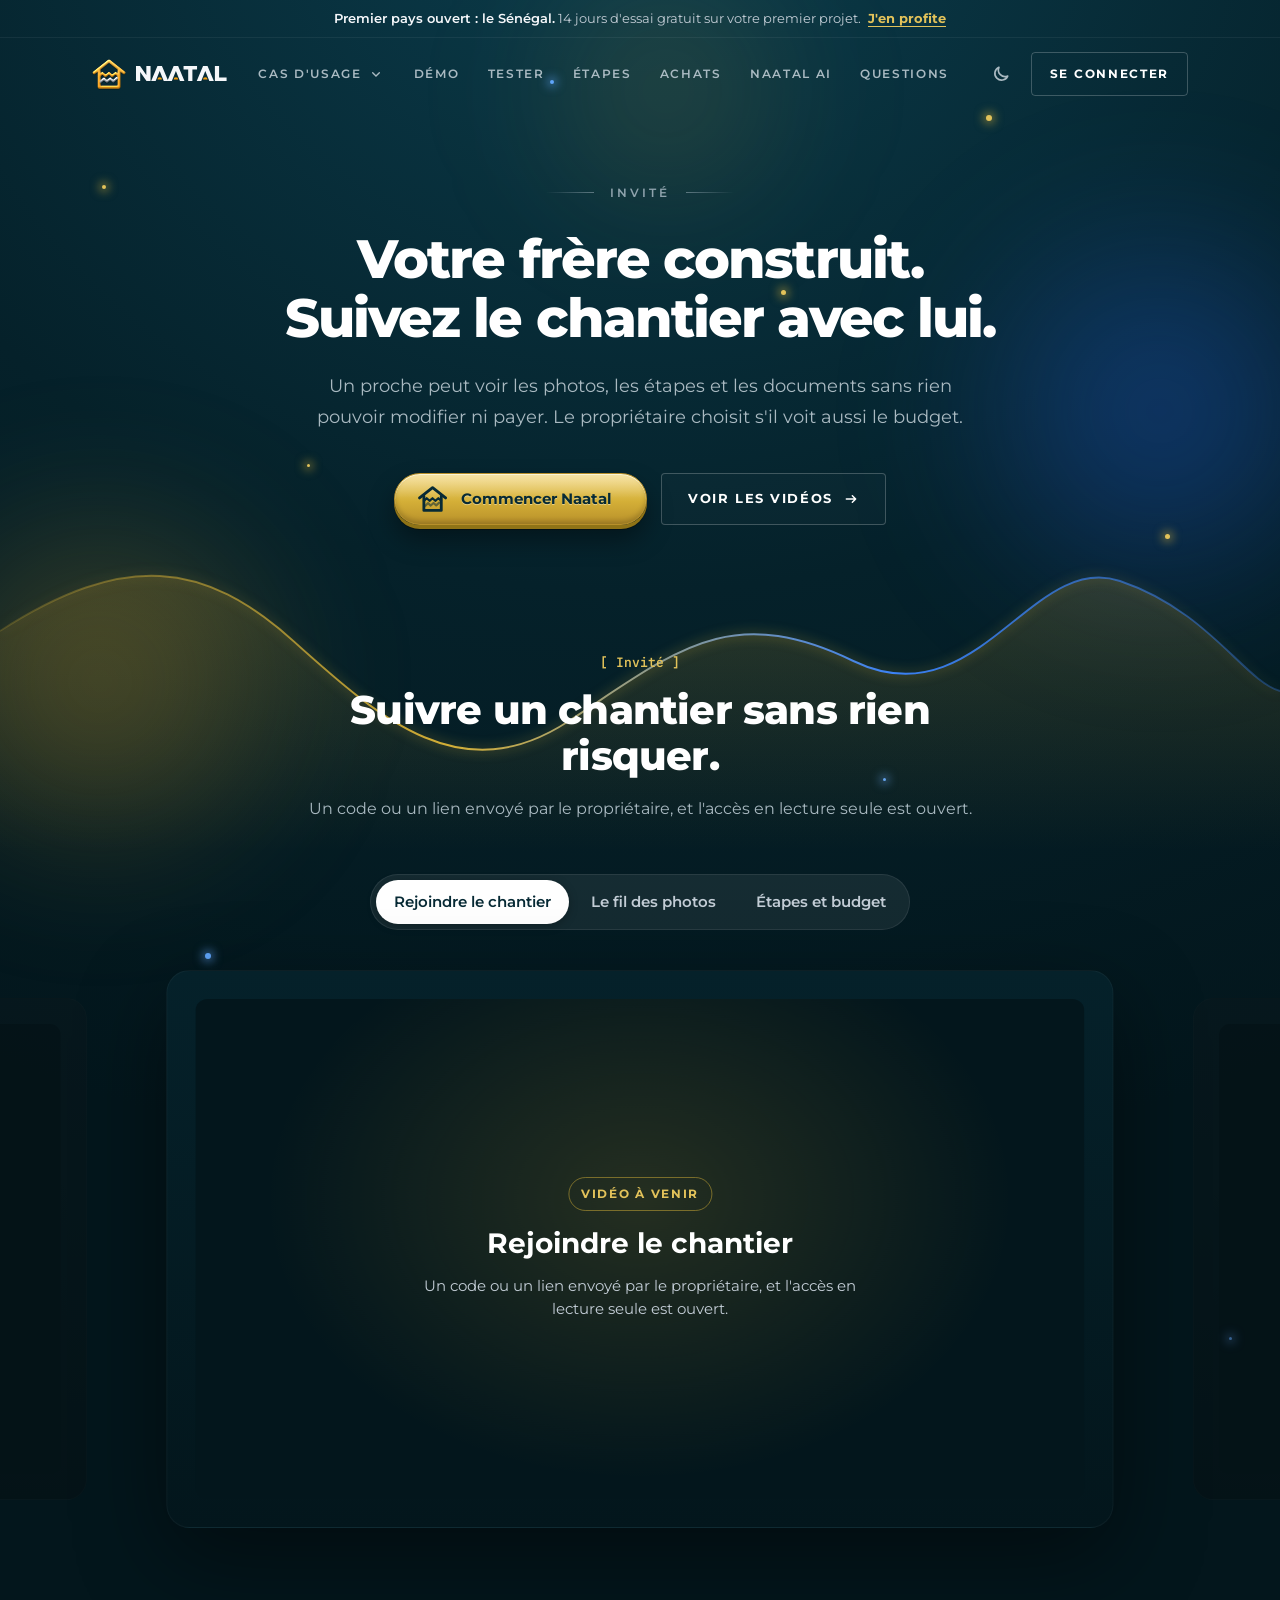
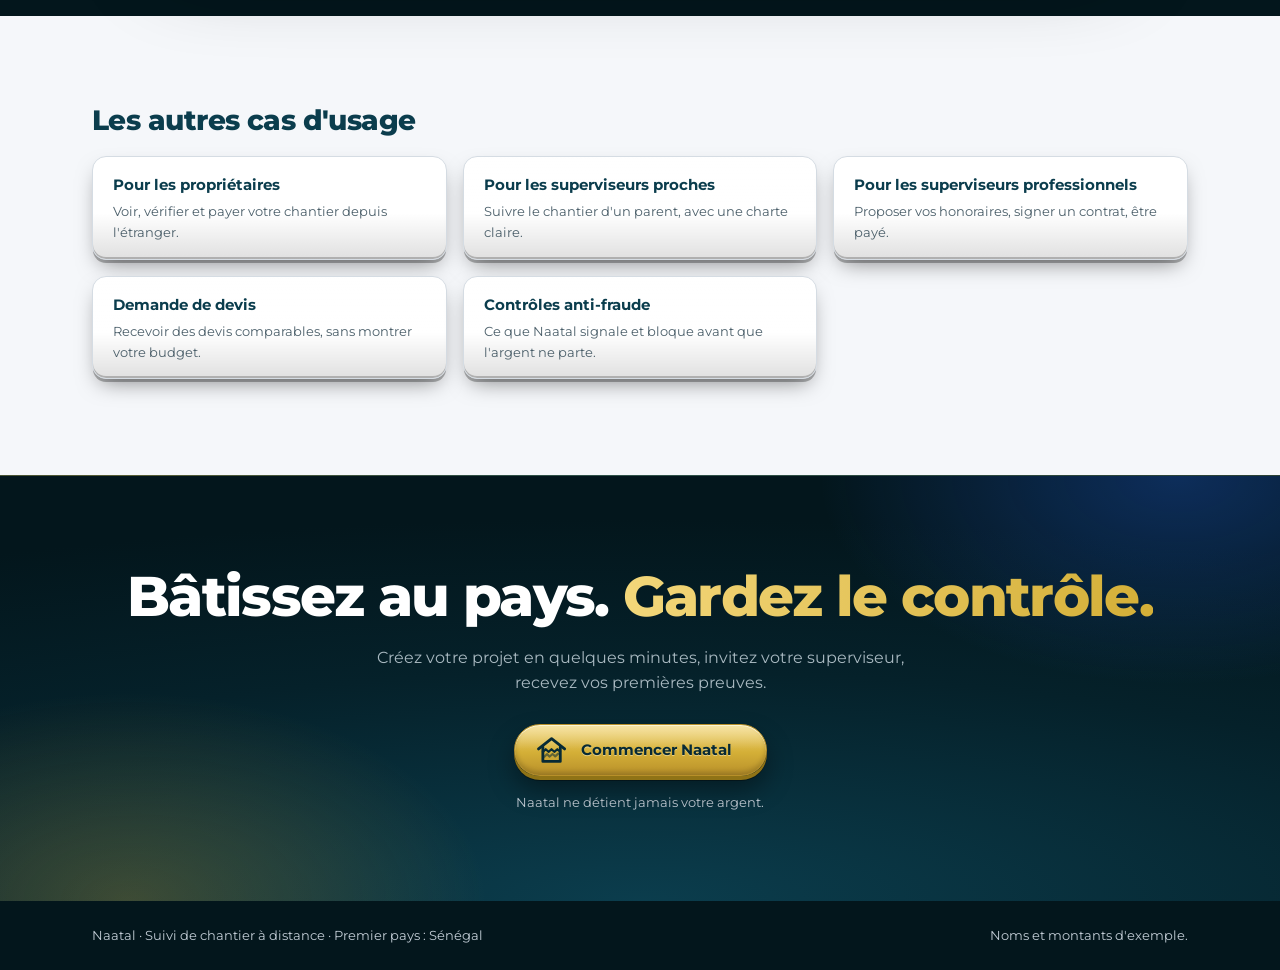
<file: invite.html>
<!doctype html>
<html lang="fr" class="__variable_b888ad">
<head>
<meta charset="utf-8">
<meta name="viewport" content="width=device-width, initial-scale=1">
<title>Naatal · Pour les invités</title>
<meta name="description" content="Suivre le chantier de la famille, en lecture seule. Un proche peut voir les photos, les étapes et les documents sans rien pouvoir modifier ni payer. Le propriétaire choisit s'il voit aussi le budget.">
<meta name="author" content="Mamadou Makhtar Sassoum NDIAYE ECAI">
<meta name="theme-color" content="#072A35">
<script>
try { var t = localStorage.getItem("naatal-theme"); if (t === "dark" || t === "light") document.documentElement.dataset.theme = t; } catch (e) {}
</script>
<link rel="stylesheet" href="styles.css?v=mwwsjbal">
</head>
<body>
<div class="__variable_4a860e"><div class="decouvrir teinte-or"><p class="d-annonce"><span>Premier pays ouvert : le Sénégal.</span> 14 jours d'essai gratuit sur votre premier projet.<!-- --> <a href="/connexion">J'en profite</a></p><header class="d-entete"><div class="d-wrap"><a class="d-marque" href="index.html" aria-label="Naatal, page d'accueil"><svg class="marque" width="34" height="34" viewBox="13 -8 390 400" role="img" aria-label="Naatal"><defs><linearGradient id="decouvrir-marque-or" x1="0" y1="20" x2="0" y2="370" gradientUnits="userSpaceOnUse"><stop offset="0" stop-color="#FFC24A"></stop><stop offset=".55" stop-color="#F8A61E"></stop><stop offset="1" stop-color="#EE920B"></stop></linearGradient><linearGradient id="decouvrir-marque-argent" x1="0" y1="240" x2="0" y2="310" gradientUnits="userSpaceOnUse"><stop offset="0" stop-color="#C3CAD1"></stop><stop offset="1" stop-color="#8C98A3"></stop></linearGradient><filter id="decouvrir-marque-biseau" x="-10%" y="-10%" width="120%" height="120%" color-interpolation-filters="sRGB"><feGaussianBlur in="SourceAlpha" stdDeviation="5" result="flou"></feGaussianBlur><feSpecularLighting in="flou" surfaceScale="5" specularConstant="1" specularExponent="18" lighting-color="#FFF6DD" result="reflet"><feDistantLight azimuth="250" elevation="48"></feDistantLight></feSpecularLighting><feComposite in="reflet" in2="SourceAlpha" operator="in" result="refletDedans"></feComposite><feDiffuseLighting in="flou" surfaceScale="5" diffuseConstant="1.1" lighting-color="#FFFFFF" result="ombrage"><feDistantLight azimuth="250" elevation="55"></feDistantLight></feDiffuseLighting><feComposite in="SourceGraphic" in2="ombrage" operator="arithmetic" k1="1" k2="0" k3="0" k4="0" result="modele"></feComposite><feComposite in="modele" in2="SourceAlpha" operator="in" result="modeleDedans"></feComposite><feComposite in="modeleDedans" in2="refletDedans" operator="arithmetic" k1="0" k2="1" k3="0.38" k4="0"></feComposite></filter><filter id="decouvrir-marque-ombre" x="-20%" y="-20%" width="140%" height="150%"><feDropShadow dx="0" dy="10" stdDeviation="9" flood-color="#000000" flood-opacity="0.38"></feDropShadow></filter></defs><g filter="url(#decouvrir-marque-ombre)"><g fill="none" stroke-linecap="round" stroke-linejoin="round" filter="url(#decouvrir-marque-biseau)"><path d="M34 178 209 40l175 138" stroke="url(#decouvrir-marque-or)" stroke-width="38"></path><path d="M92 152v194h234V152" stroke="url(#decouvrir-marque-or)" stroke-width="38"></path><path d="M92 218l38-36 38 34 40-34 38 34 40-34 38 34" stroke="url(#decouvrir-marque-or)" stroke-width="30"></path><path d="m112 282 36-34 36 32 38-34 36 32 40-38" stroke="url(#decouvrir-marque-argent)" stroke-width="30"></path></g></g></svg><svg class="logotype" height="15" width="90.6" viewBox="0 0 604 100" role="img" aria-label="Naatal"><g fill="currentColor"><path d="M0 100V0h27l42 60V0h28v100H70L28 40v60z"></path><path transform="translate(101 0)" d="M0 100 42 0h30l42 100H84L57 33 30 100z"></path><path transform="translate(209 0)" d="M0 100 42 0h30l42 100H84L57 33 30 100z"></path><path transform="translate(405 0)" d="M0 100 42 0h30l42 100H84L57 33 30 100z"></path><path transform="translate(317 0)" d="M0 0h90v24H59v76H31V24H0z"></path><path transform="translate(526 0)" d="M0 0h28v76h50v24H0z"></path></g><g fill="var(--brand-orange)"><path transform="translate(101 0)" d="M42 90a15 15 0 0 1 30 0z"></path><path transform="translate(209 0)" d="M42 90a15 15 0 0 1 30 0z"></path><path transform="translate(405 0)" d="M42 90a15 15 0 0 1 30 0z"></path></g></svg></a><nav class="d-nav-centre" aria-label="Sections"><div class="d-cas-menu"><button type="button" class="d-cas-declencheur" aria-expanded="false" aria-controls="_R_1kpbn5ritqlb_">Cas d'usage<svg viewBox="0 0 24 24" aria-hidden="true"><path d="m7 10 5 5 5-5" fill="none" stroke="currentColor" stroke-width="2" stroke-linecap="round"></path></svg></button><div class="d-cas-panneau" id="_R_1kpbn5ritqlb_" hidden=""><ul><li><a href="proprietaire.html"><span class="d-cas-picto" aria-hidden="true"><svg viewBox="0 0 24 24" fill="none" stroke="currentColor" stroke-width="1.7" stroke-linecap="round" stroke-linejoin="round"><path d="M4 11.5 12 5l8 6.5"></path><path d="M6.5 10v9h11v-9"></path><path d="M10.5 19v-4.5h3V19"></path></svg></span><span><strong>Pour les propriétaires</strong><span>Voir, vérifier et payer votre chantier depuis l'étranger.</span></span></a></li><li><a href="superviseur-proche.html"><span class="d-cas-picto" aria-hidden="true"><svg viewBox="0 0 24 24" fill="none" stroke="currentColor" stroke-width="1.7" stroke-linecap="round" stroke-linejoin="round"><circle cx="9" cy="8.5" r="2.6"></circle><circle cx="16" cy="9.5" r="2.1"></circle><path d="M4.5 18.5c.6-3 2.4-4.6 4.5-4.6s3.9 1.6 4.5 4.6"></path><path d="M14 14.2c.6-.3 1.3-.5 2-.5 1.8 0 3.1 1.4 3.6 3.8"></path></svg></span><span><strong>Pour les superviseurs proches</strong><span>Suivre le chantier d'un parent, avec une charte claire.</span></span></a></li><li><a href="superviseur-professionnel.html"><span class="d-cas-picto" aria-hidden="true"><svg viewBox="0 0 24 24" fill="none" stroke="currentColor" stroke-width="1.7" stroke-linecap="round" stroke-linejoin="round"><path d="M5 15h14"></path><path d="M6.5 15a5.5 5.5 0 0 1 11 0"></path><path d="M12 9.5V7"></path><path d="M4.5 17.5h15"></path></svg></span><span><strong>Pour les superviseurs professionnels</strong><span>Proposer vos honoraires, signer un contrat, être payé.</span></span></a></li><li><a aria-current="page" href="invite.html"><span class="d-cas-picto" aria-hidden="true"><svg viewBox="0 0 24 24" fill="none" stroke="currentColor" stroke-width="1.7" stroke-linecap="round" stroke-linejoin="round"><path d="M3.5 12s3-5.5 8.5-5.5 8.5 5.5 8.5 5.5-3 5.5-8.5 5.5S3.5 12 3.5 12Z"></path><circle cx="12" cy="12" r="2.4"></circle></svg></span><span><strong>Pour les invités</strong><span>Suivre le chantier de la famille, en lecture seule.</span></span></a></li><li><a href="demande-de-devis.html"><span class="d-cas-picto" aria-hidden="true"><svg viewBox="0 0 24 24" fill="none" stroke="currentColor" stroke-width="1.7" stroke-linecap="round" stroke-linejoin="round"><path d="M7 4.5h7.5L18 8v11.5H7z"></path><path d="M14 4.5V8h4"></path><path d="M9.5 12h6M9.5 15h6"></path></svg></span><span><strong>Demande de devis</strong><span>Recevoir des devis comparables, sans montrer votre budget.</span></span></a></li><li><a href="controles-anti-fraude.html"><span class="d-cas-picto" aria-hidden="true"><svg viewBox="0 0 24 24" fill="none" stroke="currentColor" stroke-width="1.7" stroke-linecap="round" stroke-linejoin="round"><path d="M12 3.5 5.5 6v5.5c0 4.2 2.8 7.6 6.5 9 3.7-1.4 6.5-4.8 6.5-9V6z"></path><path d="m9 12 2.2 2.2L15.5 10"></path></svg></span><span><strong>Contrôles anti-fraude</strong><span>Ce que Naatal signale et bloque avant que l'argent ne parte.</span></span></a></li></ul></div></div><a href="index.html#comment">Démo</a><a href="test.html">Tester</a><a href="index.html#etapes">Étapes</a><a href="index.html#achats">Achats</a><a href="index.html#assistant">Naatal AI</a><a href="index.html#questions">Questions</a></nav><div class="d-nav-droite"><div class="d-cas-mobile"><div class="d-cas-menu"><button type="button" class="d-cas-declencheur" aria-expanded="false" aria-controls="_R_1spbn5ritqlb_">Cas d'usage<svg viewBox="0 0 24 24" aria-hidden="true"><path d="m7 10 5 5 5-5" fill="none" stroke="currentColor" stroke-width="2" stroke-linecap="round"></path></svg></button><div class="d-cas-panneau" id="_R_1spbn5ritqlb_" hidden=""><ul><li><a href="proprietaire.html"><span class="d-cas-picto" aria-hidden="true"><svg viewBox="0 0 24 24" fill="none" stroke="currentColor" stroke-width="1.7" stroke-linecap="round" stroke-linejoin="round"><path d="M4 11.5 12 5l8 6.5"></path><path d="M6.5 10v9h11v-9"></path><path d="M10.5 19v-4.5h3V19"></path></svg></span><span><strong>Pour les propriétaires</strong><span>Voir, vérifier et payer votre chantier depuis l'étranger.</span></span></a></li><li><a href="superviseur-proche.html"><span class="d-cas-picto" aria-hidden="true"><svg viewBox="0 0 24 24" fill="none" stroke="currentColor" stroke-width="1.7" stroke-linecap="round" stroke-linejoin="round"><circle cx="9" cy="8.5" r="2.6"></circle><circle cx="16" cy="9.5" r="2.1"></circle><path d="M4.5 18.5c.6-3 2.4-4.6 4.5-4.6s3.9 1.6 4.5 4.6"></path><path d="M14 14.2c.6-.3 1.3-.5 2-.5 1.8 0 3.1 1.4 3.6 3.8"></path></svg></span><span><strong>Pour les superviseurs proches</strong><span>Suivre le chantier d'un parent, avec une charte claire.</span></span></a></li><li><a href="superviseur-professionnel.html"><span class="d-cas-picto" aria-hidden="true"><svg viewBox="0 0 24 24" fill="none" stroke="currentColor" stroke-width="1.7" stroke-linecap="round" stroke-linejoin="round"><path d="M5 15h14"></path><path d="M6.5 15a5.5 5.5 0 0 1 11 0"></path><path d="M12 9.5V7"></path><path d="M4.5 17.5h15"></path></svg></span><span><strong>Pour les superviseurs professionnels</strong><span>Proposer vos honoraires, signer un contrat, être payé.</span></span></a></li><li><a aria-current="page" href="invite.html"><span class="d-cas-picto" aria-hidden="true"><svg viewBox="0 0 24 24" fill="none" stroke="currentColor" stroke-width="1.7" stroke-linecap="round" stroke-linejoin="round"><path d="M3.5 12s3-5.5 8.5-5.5 8.5 5.5 8.5 5.5-3 5.5-8.5 5.5S3.5 12 3.5 12Z"></path><circle cx="12" cy="12" r="2.4"></circle></svg></span><span><strong>Pour les invités</strong><span>Suivre le chantier de la famille, en lecture seule.</span></span></a></li><li><a href="demande-de-devis.html"><span class="d-cas-picto" aria-hidden="true"><svg viewBox="0 0 24 24" fill="none" stroke="currentColor" stroke-width="1.7" stroke-linecap="round" stroke-linejoin="round"><path d="M7 4.5h7.5L18 8v11.5H7z"></path><path d="M14 4.5V8h4"></path><path d="M9.5 12h6M9.5 15h6"></path></svg></span><span><strong>Demande de devis</strong><span>Recevoir des devis comparables, sans montrer votre budget.</span></span></a></li><li><a href="controles-anti-fraude.html"><span class="d-cas-picto" aria-hidden="true"><svg viewBox="0 0 24 24" fill="none" stroke="currentColor" stroke-width="1.7" stroke-linecap="round" stroke-linejoin="round"><path d="M12 3.5 5.5 6v5.5c0 4.2 2.8 7.6 6.5 9 3.7-1.4 6.5-4.8 6.5-9V6z"></path><path d="m9 12 2.2 2.2L15.5 10"></path></svg></span><span><strong>Contrôles anti-fraude</strong><span>Ce que Naatal signale et bloque avant que l'argent ne parte.</span></span></a></li></ul></div></div></div><button class="bouton-icone" type="button" aria-label="Passer en mode sombre" aria-pressed="false"><svg class="moon" viewBox="0 0 24 24" fill="none" stroke="currentColor" stroke-width="2" stroke-linecap="round" stroke-linejoin="round" aria-hidden="true"><path d="M20 14.5A8 8 0 0 1 9.5 4a8 8 0 1 0 10.5 10.5z"></path></svg><svg class="sun" viewBox="0 0 24 24" fill="none" stroke="currentColor" stroke-width="2" stroke-linecap="round" stroke-linejoin="round" aria-hidden="true"><circle cx="12" cy="12" r="4"></circle><path d="M12 2v2m0 16v2M4.9 4.9l1.4 1.4m11.4 11.4 1.4 1.4M2 12h2m16 0h2M4.9 19.1l1.4-1.4M17.7 6.3l1.4-1.4"></path></svg></button><a class="d-connexion" href="/connexion">Se connecter</a></div></div></header><main id="contenu"><section class="d-hero d-hero-cas" aria-labelledby="hero-titre"><div class="d-hero-decor" aria-hidden="true"><span class="d-halo h1"></span><span class="d-halo h2"></span><span class="d-halo h3"></span><span class="d-particule vert" style="left:8%;top:18%;width:4px;height:4px;animation-delay:0s"></span><span class="d-particule bleu" style="left:16%;top:62%;width:6px;height:6px;animation-delay:2.1s"></span><span class="d-particule vert" style="left:24%;top:34%;width:3px;height:3px;animation-delay:4.3s"></span><span class="d-particule vert" style="left:31%;top:80%;width:5px;height:5px;animation-delay:1.2s"></span><span class="d-particule bleu" style="left:43%;top:12%;width:4px;height:4px;animation-delay:3.4s"></span><span class="d-particule vert" style="left:52%;top:70%;width:3px;height:3px;animation-delay:5.1s"></span><span class="d-particule vert" style="left:61%;top:24%;width:5px;height:5px;animation-delay:0.8s"></span><span class="d-particule bleu" style="left:69%;top:52%;width:3px;height:3px;animation-delay:2.7s"></span><span class="d-particule vert" style="left:77%;top:14%;width:6px;height:6px;animation-delay:4.8s"></span><span class="d-particule bleu" style="left:84%;top:66%;width:4px;height:4px;animation-delay:1.6s"></span><span class="d-particule vert" style="left:91%;top:38%;width:5px;height:5px;animation-delay:3.9s"></span><span class="d-particule bleu" style="left:96%;top:84%;width:3px;height:3px;animation-delay:0.4s"></span><svg class="d-vague" viewBox="0 0 1440 360" preserveAspectRatio="none"><defs><linearGradient id="d-vague-trait" x1="0" x2="1" y1="0" y2="0"><stop class="d-stop-debut" offset="0" stop-opacity="0.2"></stop><stop class="d-stop-debut" offset="0.35"></stop><stop offset="0.7" stop-color="#3b82f6"></stop><stop offset="1" stop-color="#3b82f6" stop-opacity="0.3"></stop></linearGradient><linearGradient id="d-vague-fond" x1="0" x2="0" y1="0" y2="1"><stop class="d-stop-fond" offset="0" stop-opacity="0.22"></stop><stop class="d-stop-fond" offset="1" stop-opacity="0"></stop></linearGradient></defs><path class="d-vague-aire" d="M0 140 C 140 60, 230 70, 330 150 S 520 300, 640 230 S 820 110, 960 170 S 1160 60, 1260 90 S 1400 190, 1440 200 L 1440 360 L 0 360 Z" fill="url(#d-vague-fond)"></path><path class="d-vague-ligne" d="M0 140 C 140 60, 230 70, 330 150 S 520 300, 640 230 S 820 110, 960 170 S 1160 60, 1260 90 S 1400 190, 1440 200" fill="none" stroke="url(#d-vague-trait)" stroke-width="2"></path><path class="d-vague-eclat" d="M0 140 C 140 60, 230 70, 330 150 S 520 300, 640 230 S 820 110, 960 170 S 1160 60, 1260 90 S 1400 190, 1440 200" fill="none" pathLength="1000"></path></svg></div><div class="d-wrap d-hero-contenu"><p class="d-surtitre">Invité</p><h1 id="hero-titre">Votre frère construit. Suivez le chantier avec lui.</h1><p class="d-sous-titre">Un proche peut voir les photos, les étapes et les documents sans rien pouvoir modifier ni payer. Le propriétaire choisit s'il voit aussi le budget.</p><div class="d-hero-cta"><a class="d-bouton-degrade" href="/connexion"><svg viewBox="0 0 24 24" fill="none" stroke="currentColor" stroke-width="2.2" stroke-linecap="round" stroke-linejoin="round" aria-hidden="true"><path d="M5 12h14m-5-5 5 5-5 5"></path></svg>Commencer Naatal</a><a class="d-bouton-contour" href="#comment">Voir les vidéos<svg viewBox="0 0 24 24" fill="none" stroke="currentColor" stroke-width="2.2" stroke-linecap="round" stroke-linejoin="round" aria-hidden="true"><path d="M5 12h14m-5-5 5 5-5 5"></path></svg></a></div></div><div class="d-hero-films" id="comment"><div class="d-films"><div class="d-wrap d-films-tete"><span class="d-films-pastille">[ Invité ]</span><h2 id="films-titre">Suivre un chantier sans rien risquer.</h2><p class="d-films-resume" aria-live="polite">Un code ou un lien envoyé par le propriétaire, et l'accès en lecture seule est ouvert.</p><div class="d-films-onglets" role="group" aria-label="Choisir une démonstration"><button type="button" aria-pressed="true">Rejoindre le chantier<i class="d-films-progres" style="transform:scaleX(0)" aria-hidden="true"></i></button><button type="button" aria-pressed="false">Le fil des photos<i class="d-films-progres" style="transform:scaleX(0)" aria-hidden="true"></i></button><button type="button" aria-pressed="false">Étapes et budget<i class="d-films-progres" style="transform:scaleX(0)" aria-hidden="true"></i></button></div></div><div class="d-films-piste"><div class="d-films-diapo d-films-gabarit" aria-hidden="true"><div class="d-films-image"></div></div><div class="d-films-diapo active" style="--place:0" aria-hidden="false"><div class="d-films-image d-films-attente"><span class="d-films-attente-pastille">Vidéo à venir</span><strong>Rejoindre le chantier</strong><span>Un code ou un lien envoyé par le propriétaire, et l'accès en lecture seule est ouvert.</span></div></div><div class="d-films-diapo" style="--place:1" aria-hidden="true"><div class="d-films-image d-films-attente"><span class="d-films-attente-pastille">Vidéo à venir</span><strong>Le fil des photos</strong><span>Les photos du chantier, avec leur heure, leur lieu et leur niveau de confiance.</span></div></div><div class="d-films-diapo" style="--place:-1" aria-hidden="true"><div class="d-films-image d-films-attente"><span class="d-films-attente-pastille">Vidéo à venir</span><strong>Étapes et budget</strong><span>L'avancement étape par étape ; le budget, si le propriétaire a choisi de le montrer.</span></div></div></div></div></div></section><section class="d-cas-autres" aria-labelledby="autres-titre"><div class="d-wrap"><h2 id="autres-titre">Les autres cas d'usage</h2><ul><li><a href="proprietaire.html"><strong>Pour les propriétaires</strong><span>Voir, vérifier et payer votre chantier depuis l'étranger.</span></a></li><li><a href="superviseur-proche.html"><strong>Pour les superviseurs proches</strong><span>Suivre le chantier d'un parent, avec une charte claire.</span></a></li><li><a href="superviseur-professionnel.html"><strong>Pour les superviseurs professionnels</strong><span>Proposer vos honoraires, signer un contrat, être payé.</span></a></li><li><a href="demande-de-devis.html"><strong>Demande de devis</strong><span>Recevoir des devis comparables, sans montrer votre budget.</span></a></li><li><a href="controles-anti-fraude.html"><strong>Contrôles anti-fraude</strong><span>Ce que Naatal signale et bloque avant que l'argent ne parte.</span></a></li></ul></div></section><section class="d-final" aria-labelledby="final-titre"><div class="d-wrap"><h2 id="final-titre">Bâtissez au pays. <em>Gardez le contrôle.</em></h2><p>Créez votre projet en quelques minutes, invitez votre superviseur, recevez vos premières preuves.</p><a class="d-cta" href="/connexion">Commencer Naatal<svg viewBox="0 0 24 24" fill="none" stroke="currentColor" stroke-width="2.2" stroke-linecap="round" stroke-linejoin="round" aria-hidden="true"><path d="M5 12h14m-5-5 5 5-5 5"></path></svg></a><p class="d-mention">Naatal ne détient jamais votre argent.</p></div></section></main><footer class="d-pied"><div class="d-wrap"><span>Naatal · Suivi de chantier à distance · Premier pays : Sénégal</span><span>Noms et montants d'exemple.</span></div></footer></div></div>
<script type="application/json" id="films-donnees">[{"fichier":"cas-invite-1-rejoindre","titre":"Rejoindre le chantier","resume":"Un code ou un lien envoyé par le propriétaire, et l'accès en lecture seule est ouvert.","disponible":false,"vertical":false},{"fichier":"cas-invite-2-fil","titre":"Le fil des photos","resume":"Les photos du chantier, avec leur heure, leur lieu et leur niveau de confiance.","disponible":false,"vertical":false},{"fichier":"cas-invite-3-etapes","titre":"Étapes et budget","resume":"L'avancement étape par étape ; le budget, si le propriétaire a choisi de le montrer.","disponible":false,"vertical":false}]</script>
<script src="vitrine.js?v=mwwsjbal"></script>
</body>
</html>
</file>
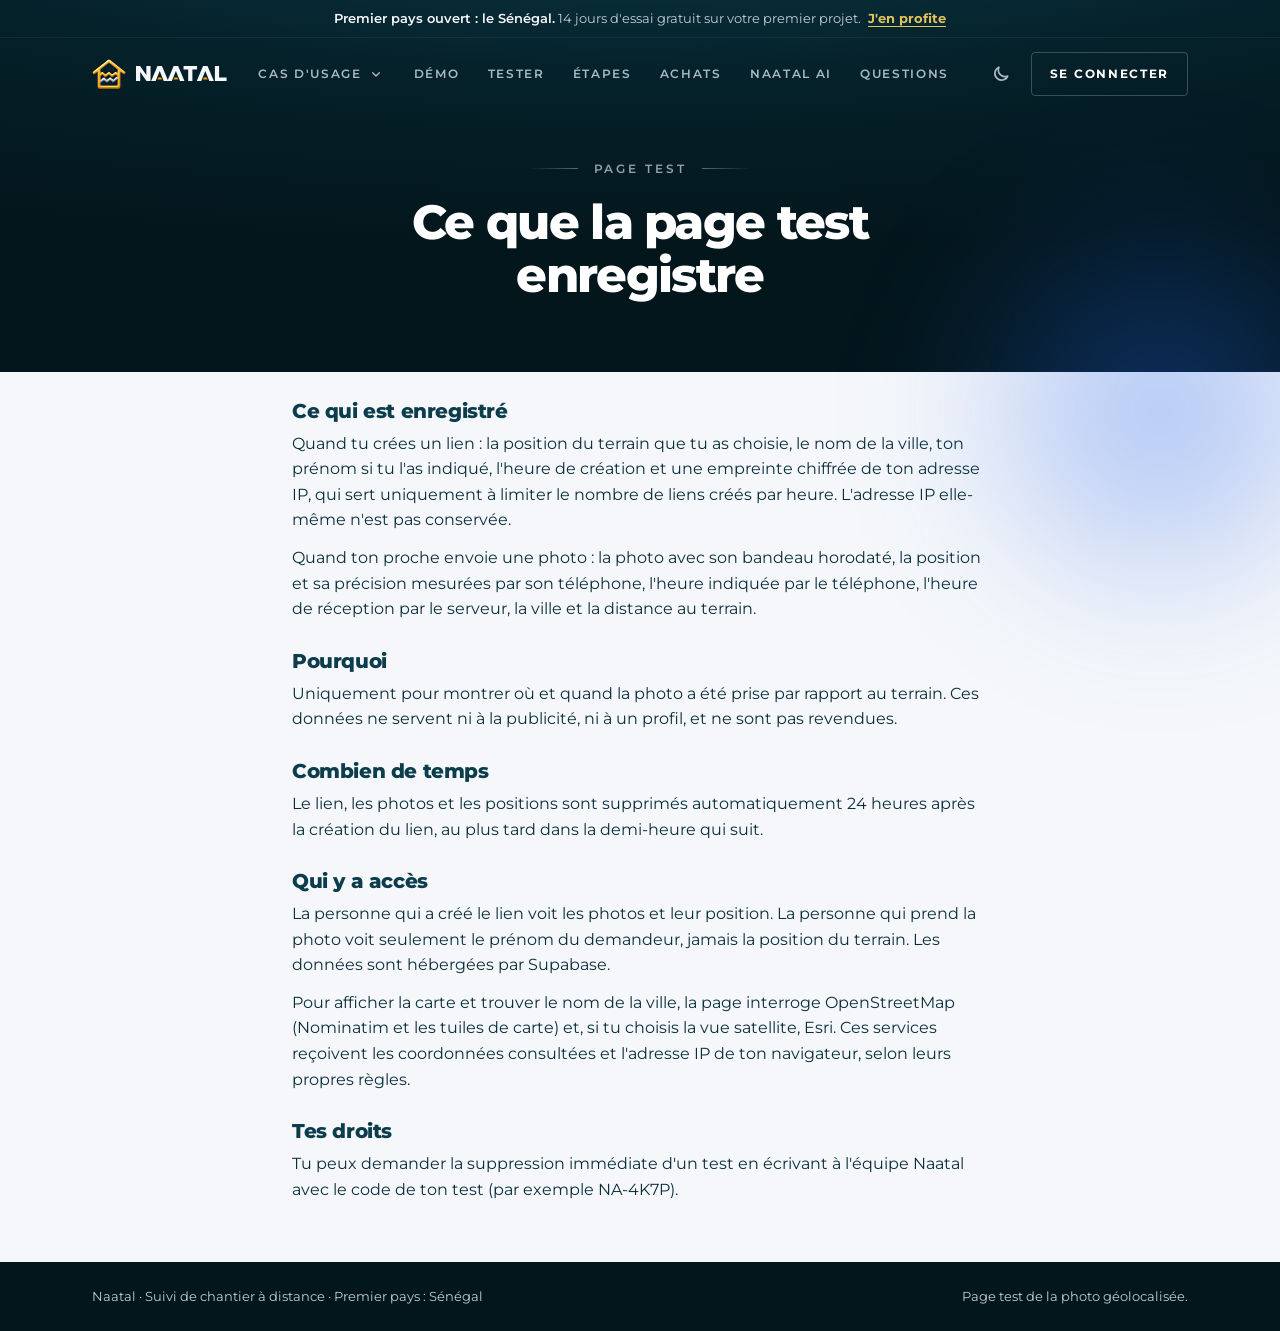
<file: photo-test-confidentialite.html>
<!doctype html>
<html lang="fr" class="__variable_b888ad">
<head>
<meta charset="utf-8">
<meta name="viewport" content="width=device-width, initial-scale=1">
<title>Naatal · Confidentialité de la page test</title>
<meta name="description" content="Ce que la page test de la photo géolocalisée enregistre, pourquoi, et combien de temps.">
<meta name="author" content="Mamadou Makhtar Sassoum NDIAYE ECAI">
<meta name="theme-color" content="#072A35">
<script>
try { var t = localStorage.getItem("naatal-theme"); if (t === "dark" || t === "light") document.documentElement.dataset.theme = t; } catch (e) {}
</script>
<link rel="stylesheet" href="styles.css?v=mwwsjbal">
<link rel="stylesheet" href="photo-test/photo-test.css?v=mwwsjbal">
</head>
<body>
<div class="__variable_4a860e"><div class="decouvrir teinte-or"><p class="d-annonce"><span>Premier pays ouvert : le Sénégal.</span> 14 jours d'essai gratuit sur votre premier projet.<!-- --> <a href="/connexion">J'en profite</a></p><header class="d-entete"><div class="d-wrap"><a class="d-marque" href="index.html" aria-label="Naatal, page d'accueil"><svg class="marque" width="34" height="34" viewBox="13 -8 390 400" role="img" aria-label="Naatal"><defs><linearGradient id="decouvrir-marque-or" x1="0" y1="20" x2="0" y2="370" gradientUnits="userSpaceOnUse"><stop offset="0" stop-color="#FFC24A"></stop><stop offset=".55" stop-color="#F8A61E"></stop><stop offset="1" stop-color="#EE920B"></stop></linearGradient><linearGradient id="decouvrir-marque-argent" x1="0" y1="240" x2="0" y2="310" gradientUnits="userSpaceOnUse"><stop offset="0" stop-color="#C3CAD1"></stop><stop offset="1" stop-color="#8C98A3"></stop></linearGradient><filter id="decouvrir-marque-biseau" x="-10%" y="-10%" width="120%" height="120%" color-interpolation-filters="sRGB"><feGaussianBlur in="SourceAlpha" stdDeviation="5" result="flou"></feGaussianBlur><feSpecularLighting in="flou" surfaceScale="5" specularConstant="1" specularExponent="18" lighting-color="#FFF6DD" result="reflet"><feDistantLight azimuth="250" elevation="48"></feDistantLight></feSpecularLighting><feComposite in="reflet" in2="SourceAlpha" operator="in" result="refletDedans"></feComposite><feDiffuseLighting in="flou" surfaceScale="5" diffuseConstant="1.1" lighting-color="#FFFFFF" result="ombrage"><feDistantLight azimuth="250" elevation="55"></feDistantLight></feDiffuseLighting><feComposite in="SourceGraphic" in2="ombrage" operator="arithmetic" k1="1" k2="0" k3="0" k4="0" result="modele"></feComposite><feComposite in="modele" in2="SourceAlpha" operator="in" result="modeleDedans"></feComposite><feComposite in="modeleDedans" in2="refletDedans" operator="arithmetic" k1="0" k2="1" k3="0.38" k4="0"></feComposite></filter><filter id="decouvrir-marque-ombre" x="-20%" y="-20%" width="140%" height="150%"><feDropShadow dx="0" dy="10" stdDeviation="9" flood-color="#000000" flood-opacity="0.38"></feDropShadow></filter></defs><g filter="url(#decouvrir-marque-ombre)"><g fill="none" stroke-linecap="round" stroke-linejoin="round" filter="url(#decouvrir-marque-biseau)"><path d="M34 178 209 40l175 138" stroke="url(#decouvrir-marque-or)" stroke-width="38"></path><path d="M92 152v194h234V152" stroke="url(#decouvrir-marque-or)" stroke-width="38"></path><path d="M92 218l38-36 38 34 40-34 38 34 40-34 38 34" stroke="url(#decouvrir-marque-or)" stroke-width="30"></path><path d="m112 282 36-34 36 32 38-34 36 32 40-38" stroke="url(#decouvrir-marque-argent)" stroke-width="30"></path></g></g></svg><svg class="logotype" height="15" width="90.6" viewBox="0 0 604 100" role="img" aria-label="Naatal"><g fill="currentColor"><path d="M0 100V0h27l42 60V0h28v100H70L28 40v60z"></path><path transform="translate(101 0)" d="M0 100 42 0h30l42 100H84L57 33 30 100z"></path><path transform="translate(209 0)" d="M0 100 42 0h30l42 100H84L57 33 30 100z"></path><path transform="translate(405 0)" d="M0 100 42 0h30l42 100H84L57 33 30 100z"></path><path transform="translate(317 0)" d="M0 0h90v24H59v76H31V24H0z"></path><path transform="translate(526 0)" d="M0 0h28v76h50v24H0z"></path></g><g fill="var(--brand-orange)"><path transform="translate(101 0)" d="M42 90a15 15 0 0 1 30 0z"></path><path transform="translate(209 0)" d="M42 90a15 15 0 0 1 30 0z"></path><path transform="translate(405 0)" d="M42 90a15 15 0 0 1 30 0z"></path></g></svg></a><nav class="d-nav-centre" aria-label="Sections"><div class="d-cas-menu"><button type="button" class="d-cas-declencheur" aria-expanded="false" aria-controls="_R_1kpbn5ritqlb_">Cas d'usage<svg viewBox="0 0 24 24" aria-hidden="true"><path d="m7 10 5 5 5-5" fill="none" stroke="currentColor" stroke-width="2" stroke-linecap="round"></path></svg></button><div class="d-cas-panneau" id="_R_1kpbn5ritqlb_" hidden=""><ul><li><a href="proprietaire.html"><span class="d-cas-picto" aria-hidden="true"><svg viewBox="0 0 24 24" fill="none" stroke="currentColor" stroke-width="1.7" stroke-linecap="round" stroke-linejoin="round"><path d="M4 11.5 12 5l8 6.5"></path><path d="M6.5 10v9h11v-9"></path><path d="M10.5 19v-4.5h3V19"></path></svg></span><span><strong>Pour les propriétaires</strong><span>Voir, vérifier et payer votre chantier depuis l'étranger.</span></span></a></li><li><a href="superviseur-proche.html"><span class="d-cas-picto" aria-hidden="true"><svg viewBox="0 0 24 24" fill="none" stroke="currentColor" stroke-width="1.7" stroke-linecap="round" stroke-linejoin="round"><circle cx="9" cy="8.5" r="2.6"></circle><circle cx="16" cy="9.5" r="2.1"></circle><path d="M4.5 18.5c.6-3 2.4-4.6 4.5-4.6s3.9 1.6 4.5 4.6"></path><path d="M14 14.2c.6-.3 1.3-.5 2-.5 1.8 0 3.1 1.4 3.6 3.8"></path></svg></span><span><strong>Pour les superviseurs proches</strong><span>Suivre le chantier d'un parent, avec une charte claire.</span></span></a></li><li><a href="superviseur-professionnel.html"><span class="d-cas-picto" aria-hidden="true"><svg viewBox="0 0 24 24" fill="none" stroke="currentColor" stroke-width="1.7" stroke-linecap="round" stroke-linejoin="round"><path d="M5 15h14"></path><path d="M6.5 15a5.5 5.5 0 0 1 11 0"></path><path d="M12 9.5V7"></path><path d="M4.5 17.5h15"></path></svg></span><span><strong>Pour les superviseurs professionnels</strong><span>Proposer vos honoraires, signer un contrat, être payé.</span></span></a></li><li><a href="invite.html"><span class="d-cas-picto" aria-hidden="true"><svg viewBox="0 0 24 24" fill="none" stroke="currentColor" stroke-width="1.7" stroke-linecap="round" stroke-linejoin="round"><path d="M3.5 12s3-5.5 8.5-5.5 8.5 5.5 8.5 5.5-3 5.5-8.5 5.5S3.5 12 3.5 12Z"></path><circle cx="12" cy="12" r="2.4"></circle></svg></span><span><strong>Pour les invités</strong><span>Suivre le chantier de la famille, en lecture seule.</span></span></a></li><li><a href="demande-de-devis.html"><span class="d-cas-picto" aria-hidden="true"><svg viewBox="0 0 24 24" fill="none" stroke="currentColor" stroke-width="1.7" stroke-linecap="round" stroke-linejoin="round"><path d="M7 4.5h7.5L18 8v11.5H7z"></path><path d="M14 4.5V8h4"></path><path d="M9.5 12h6M9.5 15h6"></path></svg></span><span><strong>Demande de devis</strong><span>Recevoir des devis comparables, sans montrer votre budget.</span></span></a></li><li><a href="controles-anti-fraude.html"><span class="d-cas-picto" aria-hidden="true"><svg viewBox="0 0 24 24" fill="none" stroke="currentColor" stroke-width="1.7" stroke-linecap="round" stroke-linejoin="round"><path d="M12 3.5 5.5 6v5.5c0 4.2 2.8 7.6 6.5 9 3.7-1.4 6.5-4.8 6.5-9V6z"></path><path d="m9 12 2.2 2.2L15.5 10"></path></svg></span><span><strong>Contrôles anti-fraude</strong><span>Ce que Naatal signale et bloque avant que l'argent ne parte.</span></span></a></li></ul></div></div><a href="index.html#comment">Démo</a><a href="test.html">Tester</a><a href="index.html#etapes">Étapes</a><a href="index.html#achats">Achats</a><a href="index.html#assistant">Naatal AI</a><a href="index.html#questions">Questions</a></nav><div class="d-nav-droite"><div class="d-cas-mobile"><div class="d-cas-menu"><button type="button" class="d-cas-declencheur" aria-expanded="false" aria-controls="_R_1spbn5ritqlb_">Cas d'usage<svg viewBox="0 0 24 24" aria-hidden="true"><path d="m7 10 5 5 5-5" fill="none" stroke="currentColor" stroke-width="2" stroke-linecap="round"></path></svg></button><div class="d-cas-panneau" id="_R_1spbn5ritqlb_" hidden=""><ul><li><a href="proprietaire.html"><span class="d-cas-picto" aria-hidden="true"><svg viewBox="0 0 24 24" fill="none" stroke="currentColor" stroke-width="1.7" stroke-linecap="round" stroke-linejoin="round"><path d="M4 11.5 12 5l8 6.5"></path><path d="M6.5 10v9h11v-9"></path><path d="M10.5 19v-4.5h3V19"></path></svg></span><span><strong>Pour les propriétaires</strong><span>Voir, vérifier et payer votre chantier depuis l'étranger.</span></span></a></li><li><a href="superviseur-proche.html"><span class="d-cas-picto" aria-hidden="true"><svg viewBox="0 0 24 24" fill="none" stroke="currentColor" stroke-width="1.7" stroke-linecap="round" stroke-linejoin="round"><circle cx="9" cy="8.5" r="2.6"></circle><circle cx="16" cy="9.5" r="2.1"></circle><path d="M4.5 18.5c.6-3 2.4-4.6 4.5-4.6s3.9 1.6 4.5 4.6"></path><path d="M14 14.2c.6-.3 1.3-.5 2-.5 1.8 0 3.1 1.4 3.6 3.8"></path></svg></span><span><strong>Pour les superviseurs proches</strong><span>Suivre le chantier d'un parent, avec une charte claire.</span></span></a></li><li><a href="superviseur-professionnel.html"><span class="d-cas-picto" aria-hidden="true"><svg viewBox="0 0 24 24" fill="none" stroke="currentColor" stroke-width="1.7" stroke-linecap="round" stroke-linejoin="round"><path d="M5 15h14"></path><path d="M6.5 15a5.5 5.5 0 0 1 11 0"></path><path d="M12 9.5V7"></path><path d="M4.5 17.5h15"></path></svg></span><span><strong>Pour les superviseurs professionnels</strong><span>Proposer vos honoraires, signer un contrat, être payé.</span></span></a></li><li><a href="invite.html"><span class="d-cas-picto" aria-hidden="true"><svg viewBox="0 0 24 24" fill="none" stroke="currentColor" stroke-width="1.7" stroke-linecap="round" stroke-linejoin="round"><path d="M3.5 12s3-5.5 8.5-5.5 8.5 5.5 8.5 5.5-3 5.5-8.5 5.5S3.5 12 3.5 12Z"></path><circle cx="12" cy="12" r="2.4"></circle></svg></span><span><strong>Pour les invités</strong><span>Suivre le chantier de la famille, en lecture seule.</span></span></a></li><li><a href="demande-de-devis.html"><span class="d-cas-picto" aria-hidden="true"><svg viewBox="0 0 24 24" fill="none" stroke="currentColor" stroke-width="1.7" stroke-linecap="round" stroke-linejoin="round"><path d="M7 4.5h7.5L18 8v11.5H7z"></path><path d="M14 4.5V8h4"></path><path d="M9.5 12h6M9.5 15h6"></path></svg></span><span><strong>Demande de devis</strong><span>Recevoir des devis comparables, sans montrer votre budget.</span></span></a></li><li><a href="controles-anti-fraude.html"><span class="d-cas-picto" aria-hidden="true"><svg viewBox="0 0 24 24" fill="none" stroke="currentColor" stroke-width="1.7" stroke-linecap="round" stroke-linejoin="round"><path d="M12 3.5 5.5 6v5.5c0 4.2 2.8 7.6 6.5 9 3.7-1.4 6.5-4.8 6.5-9V6z"></path><path d="m9 12 2.2 2.2L15.5 10"></path></svg></span><span><strong>Contrôles anti-fraude</strong><span>Ce que Naatal signale et bloque avant que l'argent ne parte.</span></span></a></li></ul></div></div></div><button class="bouton-icone" type="button" aria-label="Passer en mode sombre" aria-pressed="false"><svg class="moon" viewBox="0 0 24 24" fill="none" stroke="currentColor" stroke-width="2" stroke-linecap="round" stroke-linejoin="round" aria-hidden="true"><path d="M20 14.5A8 8 0 0 1 9.5 4a8 8 0 1 0 10.5 10.5z"></path></svg><svg class="sun" viewBox="0 0 24 24" fill="none" stroke="currentColor" stroke-width="2" stroke-linecap="round" stroke-linejoin="round" aria-hidden="true"><circle cx="12" cy="12" r="4"></circle><path d="M12 2v2m0 16v2M4.9 4.9l1.4 1.4m11.4 11.4 1.4 1.4M2 12h2m16 0h2M4.9 19.1l1.4-1.4M17.7 6.3l1.4-1.4"></path></svg></button><a class="d-connexion" href="/connexion">Se connecter</a></div></div></header>
<main id="contenu" class="pt-page">
<section class="d-hero pt-hero" aria-labelledby="pt-titre"><div class="d-hero-decor" aria-hidden="true"><span class="d-halo h1"></span></div>
<div class="d-wrap"><p class="d-surtitre">Page test</p><h1 id="pt-titre">Ce que la page test enregistre</h1></div>
</section>
<div class="d-wrap pt-contenu pt-texte">
<h2>Ce qui est enregistré</h2>
<p>Quand tu crées un lien : la position du terrain que tu as choisie, le nom de la ville, ton prénom si tu l'as indiqué, l'heure de création et une empreinte chiffrée de ton adresse IP, qui sert uniquement à limiter le nombre de liens créés par heure. L'adresse IP elle-même n'est pas conservée.</p>
<p>Quand ton proche envoie une photo : la photo avec son bandeau horodaté, la position et sa précision mesurées par son téléphone, l'heure indiquée par le téléphone, l'heure de réception par le serveur, la ville et la distance au terrain.</p>
<h2>Pourquoi</h2>
<p>Uniquement pour montrer où et quand la photo a été prise par rapport au terrain. Ces données ne servent ni à la publicité, ni à un profil, et ne sont pas revendues.</p>
<h2>Combien de temps</h2>
<p>Le lien, les photos et les positions sont supprimés automatiquement 24 heures après la création du lien, au plus tard dans la demi-heure qui suit.</p>
<h2>Qui y a accès</h2>
<p>La personne qui a créé le lien voit les photos et leur position. La personne qui prend la photo voit seulement le prénom du demandeur, jamais la position du terrain. Les données sont hébergées par Supabase.</p>
<p>Pour afficher la carte et trouver le nom de la ville, la page interroge OpenStreetMap (Nominatim et les tuiles de carte) et, si tu choisis la vue satellite, Esri. Ces services reçoivent les coordonnées consultées et l'adresse IP de ton navigateur, selon leurs propres règles.</p>
<h2>Tes droits</h2>
<p>Tu peux demander la suppression immédiate d'un test en écrivant à l'équipe Naatal avec le code de ton test (par exemple NA-4K7P).</p>
</div>
</main>
<footer class="d-pied"><div class="d-wrap"><span>Naatal · Suivi de chantier à distance · Premier pays : Sénégal</span><span>Page test de la photo géolocalisée.</span></div></footer></div></div>
<script src="vitrine.js?v=mwwsjbal"></script>
</body>
</html>
</file>
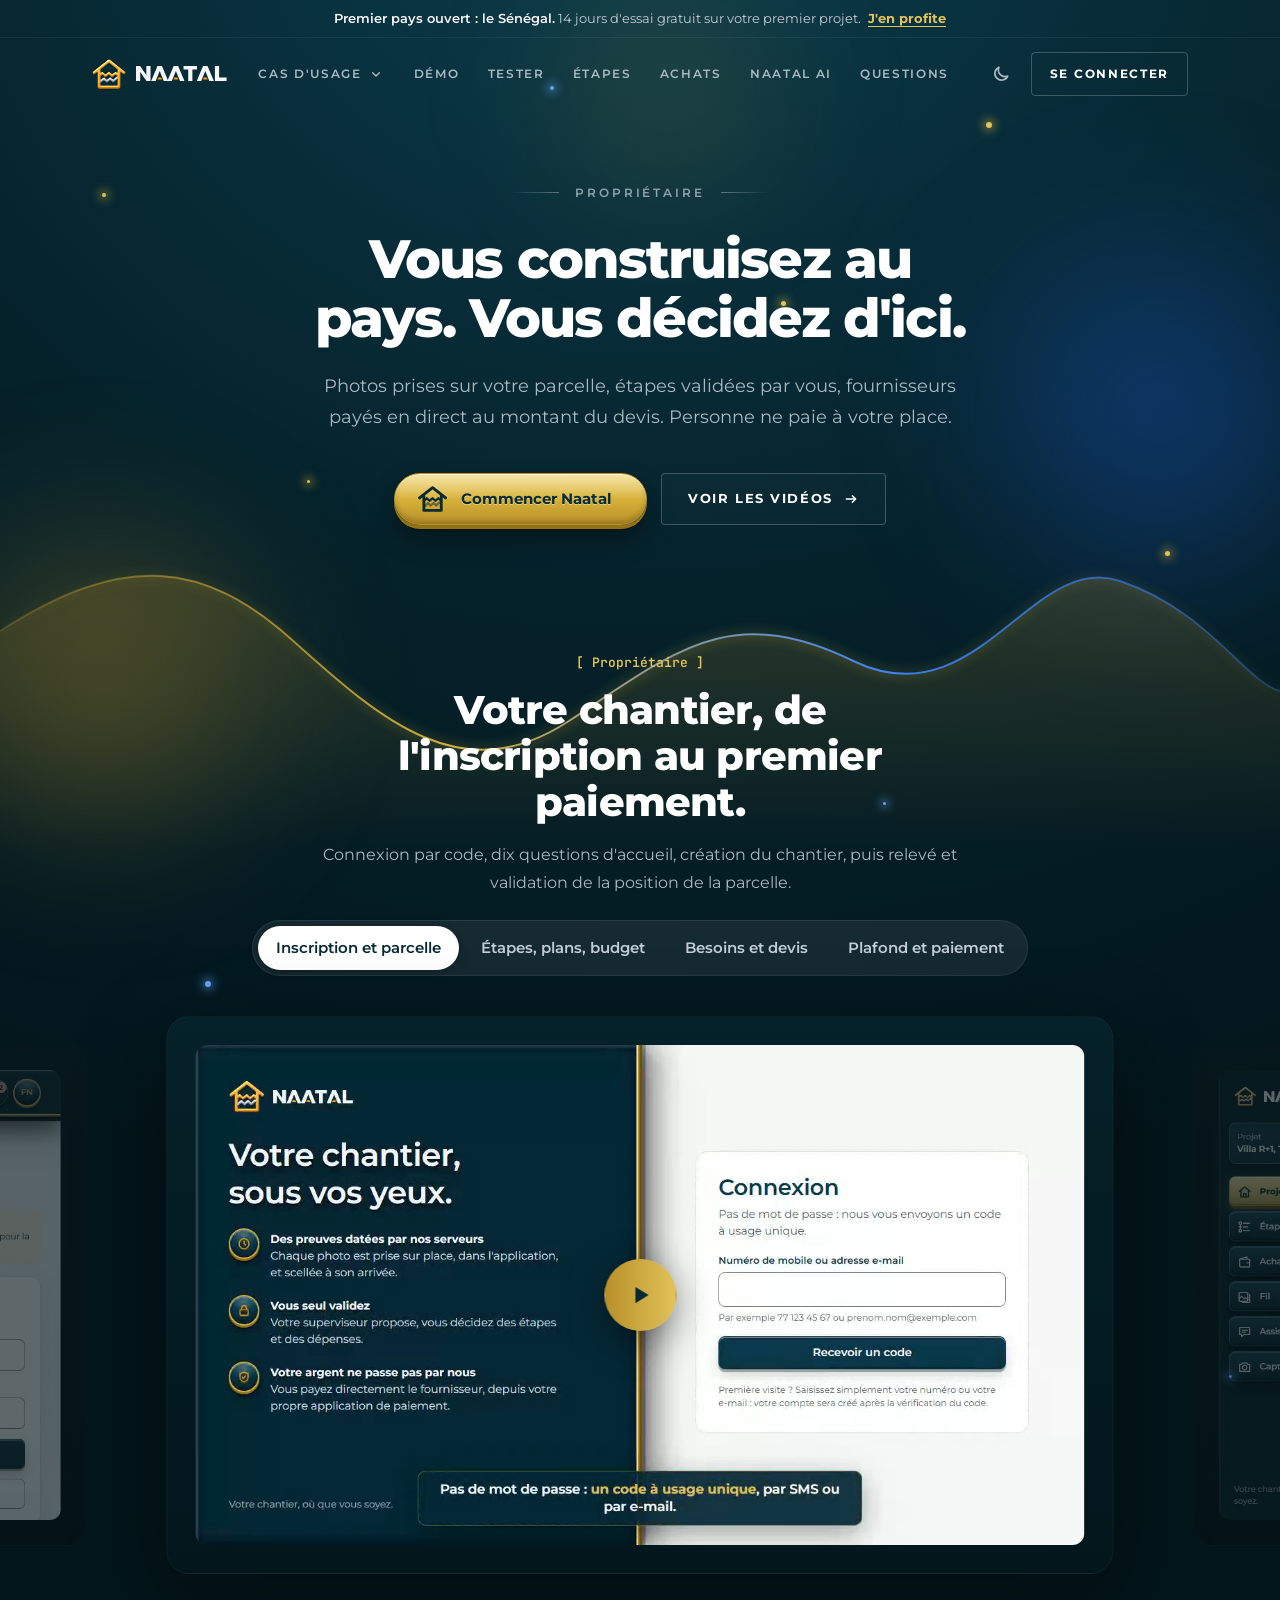
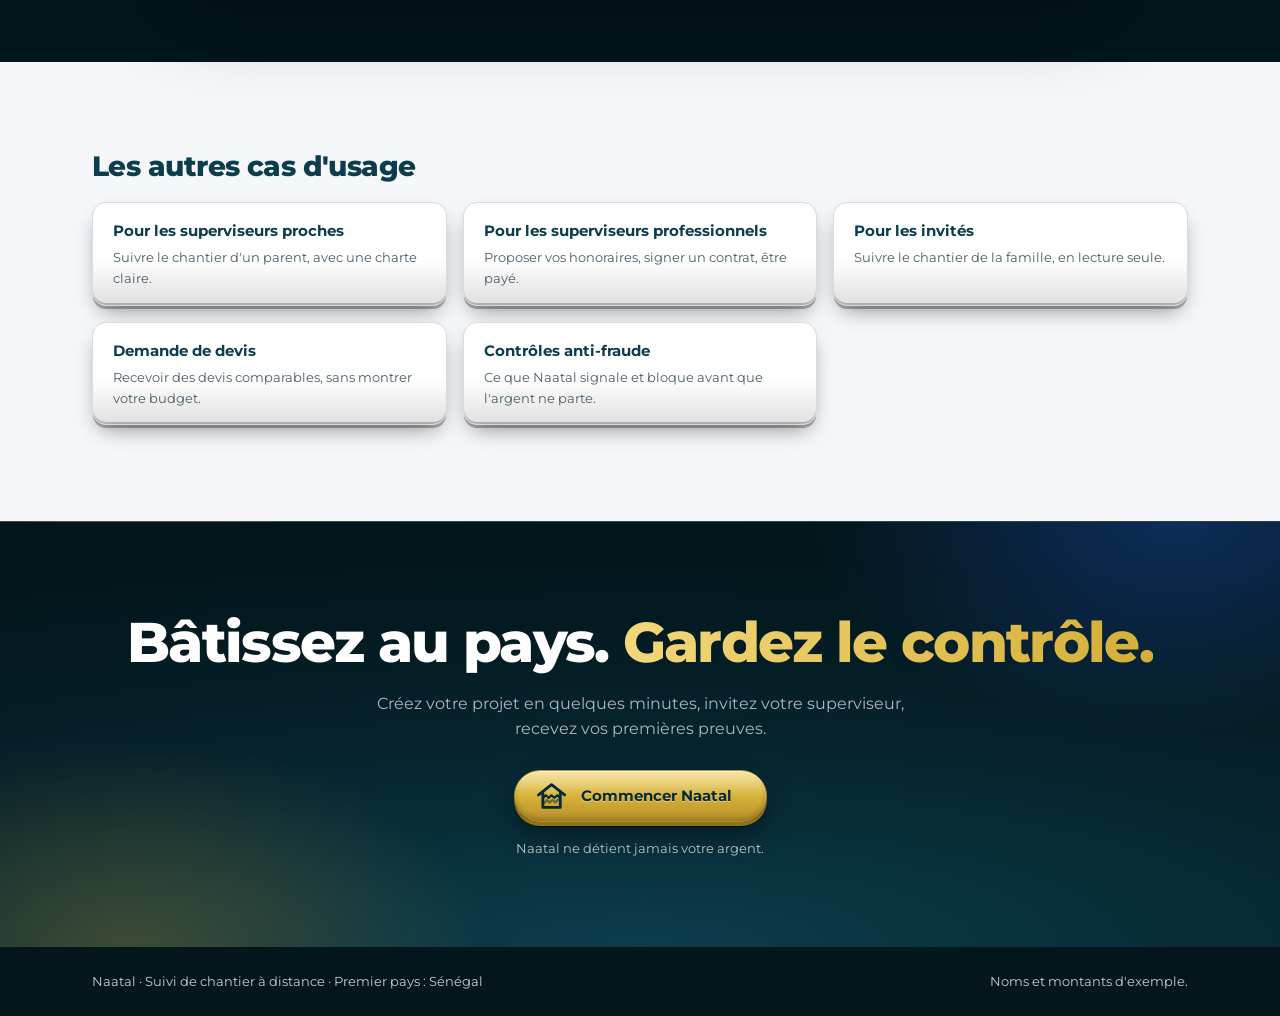
<file: proprietaire.html>
<!doctype html>
<html lang="fr" class="__variable_b888ad">
<head>
<meta charset="utf-8">
<meta name="viewport" content="width=device-width, initial-scale=1">
<title>Naatal · Pour les propriétaires</title>
<meta name="description" content="Voir, vérifier et payer votre chantier depuis l'étranger. Photos prises sur votre parcelle, étapes validées par vous, fournisseurs payés en direct au montant du devis. Personne ne paie à votre place.">
<meta name="author" content="Mamadou Makhtar Sassoum NDIAYE ECAI">
<meta name="theme-color" content="#072A35">
<script>
try { var t = localStorage.getItem("naatal-theme"); if (t === "dark" || t === "light") document.documentElement.dataset.theme = t; } catch (e) {}
</script>
<link rel="stylesheet" href="styles.css?v=mwwsjbal">
</head>
<body>
<div class="__variable_4a860e"><div class="decouvrir teinte-or"><p class="d-annonce"><span>Premier pays ouvert : le Sénégal.</span> 14 jours d'essai gratuit sur votre premier projet.<!-- --> <a href="/connexion">J'en profite</a></p><header class="d-entete"><div class="d-wrap"><a class="d-marque" href="index.html" aria-label="Naatal, page d'accueil"><svg class="marque" width="34" height="34" viewBox="13 -8 390 400" role="img" aria-label="Naatal"><defs><linearGradient id="decouvrir-marque-or" x1="0" y1="20" x2="0" y2="370" gradientUnits="userSpaceOnUse"><stop offset="0" stop-color="#FFC24A"></stop><stop offset=".55" stop-color="#F8A61E"></stop><stop offset="1" stop-color="#EE920B"></stop></linearGradient><linearGradient id="decouvrir-marque-argent" x1="0" y1="240" x2="0" y2="310" gradientUnits="userSpaceOnUse"><stop offset="0" stop-color="#C3CAD1"></stop><stop offset="1" stop-color="#8C98A3"></stop></linearGradient><filter id="decouvrir-marque-biseau" x="-10%" y="-10%" width="120%" height="120%" color-interpolation-filters="sRGB"><feGaussianBlur in="SourceAlpha" stdDeviation="5" result="flou"></feGaussianBlur><feSpecularLighting in="flou" surfaceScale="5" specularConstant="1" specularExponent="18" lighting-color="#FFF6DD" result="reflet"><feDistantLight azimuth="250" elevation="48"></feDistantLight></feSpecularLighting><feComposite in="reflet" in2="SourceAlpha" operator="in" result="refletDedans"></feComposite><feDiffuseLighting in="flou" surfaceScale="5" diffuseConstant="1.1" lighting-color="#FFFFFF" result="ombrage"><feDistantLight azimuth="250" elevation="55"></feDistantLight></feDiffuseLighting><feComposite in="SourceGraphic" in2="ombrage" operator="arithmetic" k1="1" k2="0" k3="0" k4="0" result="modele"></feComposite><feComposite in="modele" in2="SourceAlpha" operator="in" result="modeleDedans"></feComposite><feComposite in="modeleDedans" in2="refletDedans" operator="arithmetic" k1="0" k2="1" k3="0.38" k4="0"></feComposite></filter><filter id="decouvrir-marque-ombre" x="-20%" y="-20%" width="140%" height="150%"><feDropShadow dx="0" dy="10" stdDeviation="9" flood-color="#000000" flood-opacity="0.38"></feDropShadow></filter></defs><g filter="url(#decouvrir-marque-ombre)"><g fill="none" stroke-linecap="round" stroke-linejoin="round" filter="url(#decouvrir-marque-biseau)"><path d="M34 178 209 40l175 138" stroke="url(#decouvrir-marque-or)" stroke-width="38"></path><path d="M92 152v194h234V152" stroke="url(#decouvrir-marque-or)" stroke-width="38"></path><path d="M92 218l38-36 38 34 40-34 38 34 40-34 38 34" stroke="url(#decouvrir-marque-or)" stroke-width="30"></path><path d="m112 282 36-34 36 32 38-34 36 32 40-38" stroke="url(#decouvrir-marque-argent)" stroke-width="30"></path></g></g></svg><svg class="logotype" height="15" width="90.6" viewBox="0 0 604 100" role="img" aria-label="Naatal"><g fill="currentColor"><path d="M0 100V0h27l42 60V0h28v100H70L28 40v60z"></path><path transform="translate(101 0)" d="M0 100 42 0h30l42 100H84L57 33 30 100z"></path><path transform="translate(209 0)" d="M0 100 42 0h30l42 100H84L57 33 30 100z"></path><path transform="translate(405 0)" d="M0 100 42 0h30l42 100H84L57 33 30 100z"></path><path transform="translate(317 0)" d="M0 0h90v24H59v76H31V24H0z"></path><path transform="translate(526 0)" d="M0 0h28v76h50v24H0z"></path></g><g fill="var(--brand-orange)"><path transform="translate(101 0)" d="M42 90a15 15 0 0 1 30 0z"></path><path transform="translate(209 0)" d="M42 90a15 15 0 0 1 30 0z"></path><path transform="translate(405 0)" d="M42 90a15 15 0 0 1 30 0z"></path></g></svg></a><nav class="d-nav-centre" aria-label="Sections"><div class="d-cas-menu"><button type="button" class="d-cas-declencheur" aria-expanded="false" aria-controls="_R_1kpbn5ritqlb_">Cas d'usage<svg viewBox="0 0 24 24" aria-hidden="true"><path d="m7 10 5 5 5-5" fill="none" stroke="currentColor" stroke-width="2" stroke-linecap="round"></path></svg></button><div class="d-cas-panneau" id="_R_1kpbn5ritqlb_" hidden=""><ul><li><a aria-current="page" href="proprietaire.html"><span class="d-cas-picto" aria-hidden="true"><svg viewBox="0 0 24 24" fill="none" stroke="currentColor" stroke-width="1.7" stroke-linecap="round" stroke-linejoin="round"><path d="M4 11.5 12 5l8 6.5"></path><path d="M6.5 10v9h11v-9"></path><path d="M10.5 19v-4.5h3V19"></path></svg></span><span><strong>Pour les propriétaires</strong><span>Voir, vérifier et payer votre chantier depuis l'étranger.</span></span></a></li><li><a href="superviseur-proche.html"><span class="d-cas-picto" aria-hidden="true"><svg viewBox="0 0 24 24" fill="none" stroke="currentColor" stroke-width="1.7" stroke-linecap="round" stroke-linejoin="round"><circle cx="9" cy="8.5" r="2.6"></circle><circle cx="16" cy="9.5" r="2.1"></circle><path d="M4.5 18.5c.6-3 2.4-4.6 4.5-4.6s3.9 1.6 4.5 4.6"></path><path d="M14 14.2c.6-.3 1.3-.5 2-.5 1.8 0 3.1 1.4 3.6 3.8"></path></svg></span><span><strong>Pour les superviseurs proches</strong><span>Suivre le chantier d'un parent, avec une charte claire.</span></span></a></li><li><a href="superviseur-professionnel.html"><span class="d-cas-picto" aria-hidden="true"><svg viewBox="0 0 24 24" fill="none" stroke="currentColor" stroke-width="1.7" stroke-linecap="round" stroke-linejoin="round"><path d="M5 15h14"></path><path d="M6.5 15a5.5 5.5 0 0 1 11 0"></path><path d="M12 9.5V7"></path><path d="M4.5 17.5h15"></path></svg></span><span><strong>Pour les superviseurs professionnels</strong><span>Proposer vos honoraires, signer un contrat, être payé.</span></span></a></li><li><a href="invite.html"><span class="d-cas-picto" aria-hidden="true"><svg viewBox="0 0 24 24" fill="none" stroke="currentColor" stroke-width="1.7" stroke-linecap="round" stroke-linejoin="round"><path d="M3.5 12s3-5.5 8.5-5.5 8.5 5.5 8.5 5.5-3 5.5-8.5 5.5S3.5 12 3.5 12Z"></path><circle cx="12" cy="12" r="2.4"></circle></svg></span><span><strong>Pour les invités</strong><span>Suivre le chantier de la famille, en lecture seule.</span></span></a></li><li><a href="demande-de-devis.html"><span class="d-cas-picto" aria-hidden="true"><svg viewBox="0 0 24 24" fill="none" stroke="currentColor" stroke-width="1.7" stroke-linecap="round" stroke-linejoin="round"><path d="M7 4.5h7.5L18 8v11.5H7z"></path><path d="M14 4.5V8h4"></path><path d="M9.5 12h6M9.5 15h6"></path></svg></span><span><strong>Demande de devis</strong><span>Recevoir des devis comparables, sans montrer votre budget.</span></span></a></li><li><a href="controles-anti-fraude.html"><span class="d-cas-picto" aria-hidden="true"><svg viewBox="0 0 24 24" fill="none" stroke="currentColor" stroke-width="1.7" stroke-linecap="round" stroke-linejoin="round"><path d="M12 3.5 5.5 6v5.5c0 4.2 2.8 7.6 6.5 9 3.7-1.4 6.5-4.8 6.5-9V6z"></path><path d="m9 12 2.2 2.2L15.5 10"></path></svg></span><span><strong>Contrôles anti-fraude</strong><span>Ce que Naatal signale et bloque avant que l'argent ne parte.</span></span></a></li></ul></div></div><a href="index.html#comment">Démo</a><a href="test.html">Tester</a><a href="index.html#etapes">Étapes</a><a href="index.html#achats">Achats</a><a href="index.html#assistant">Naatal AI</a><a href="index.html#questions">Questions</a></nav><div class="d-nav-droite"><div class="d-cas-mobile"><div class="d-cas-menu"><button type="button" class="d-cas-declencheur" aria-expanded="false" aria-controls="_R_1spbn5ritqlb_">Cas d'usage<svg viewBox="0 0 24 24" aria-hidden="true"><path d="m7 10 5 5 5-5" fill="none" stroke="currentColor" stroke-width="2" stroke-linecap="round"></path></svg></button><div class="d-cas-panneau" id="_R_1spbn5ritqlb_" hidden=""><ul><li><a aria-current="page" href="proprietaire.html"><span class="d-cas-picto" aria-hidden="true"><svg viewBox="0 0 24 24" fill="none" stroke="currentColor" stroke-width="1.7" stroke-linecap="round" stroke-linejoin="round"><path d="M4 11.5 12 5l8 6.5"></path><path d="M6.5 10v9h11v-9"></path><path d="M10.5 19v-4.5h3V19"></path></svg></span><span><strong>Pour les propriétaires</strong><span>Voir, vérifier et payer votre chantier depuis l'étranger.</span></span></a></li><li><a href="superviseur-proche.html"><span class="d-cas-picto" aria-hidden="true"><svg viewBox="0 0 24 24" fill="none" stroke="currentColor" stroke-width="1.7" stroke-linecap="round" stroke-linejoin="round"><circle cx="9" cy="8.5" r="2.6"></circle><circle cx="16" cy="9.5" r="2.1"></circle><path d="M4.5 18.5c.6-3 2.4-4.6 4.5-4.6s3.9 1.6 4.5 4.6"></path><path d="M14 14.2c.6-.3 1.3-.5 2-.5 1.8 0 3.1 1.4 3.6 3.8"></path></svg></span><span><strong>Pour les superviseurs proches</strong><span>Suivre le chantier d'un parent, avec une charte claire.</span></span></a></li><li><a href="superviseur-professionnel.html"><span class="d-cas-picto" aria-hidden="true"><svg viewBox="0 0 24 24" fill="none" stroke="currentColor" stroke-width="1.7" stroke-linecap="round" stroke-linejoin="round"><path d="M5 15h14"></path><path d="M6.5 15a5.5 5.5 0 0 1 11 0"></path><path d="M12 9.5V7"></path><path d="M4.5 17.5h15"></path></svg></span><span><strong>Pour les superviseurs professionnels</strong><span>Proposer vos honoraires, signer un contrat, être payé.</span></span></a></li><li><a href="invite.html"><span class="d-cas-picto" aria-hidden="true"><svg viewBox="0 0 24 24" fill="none" stroke="currentColor" stroke-width="1.7" stroke-linecap="round" stroke-linejoin="round"><path d="M3.5 12s3-5.5 8.5-5.5 8.5 5.5 8.5 5.5-3 5.5-8.5 5.5S3.5 12 3.5 12Z"></path><circle cx="12" cy="12" r="2.4"></circle></svg></span><span><strong>Pour les invités</strong><span>Suivre le chantier de la famille, en lecture seule.</span></span></a></li><li><a href="demande-de-devis.html"><span class="d-cas-picto" aria-hidden="true"><svg viewBox="0 0 24 24" fill="none" stroke="currentColor" stroke-width="1.7" stroke-linecap="round" stroke-linejoin="round"><path d="M7 4.5h7.5L18 8v11.5H7z"></path><path d="M14 4.5V8h4"></path><path d="M9.5 12h6M9.5 15h6"></path></svg></span><span><strong>Demande de devis</strong><span>Recevoir des devis comparables, sans montrer votre budget.</span></span></a></li><li><a href="controles-anti-fraude.html"><span class="d-cas-picto" aria-hidden="true"><svg viewBox="0 0 24 24" fill="none" stroke="currentColor" stroke-width="1.7" stroke-linecap="round" stroke-linejoin="round"><path d="M12 3.5 5.5 6v5.5c0 4.2 2.8 7.6 6.5 9 3.7-1.4 6.5-4.8 6.5-9V6z"></path><path d="m9 12 2.2 2.2L15.5 10"></path></svg></span><span><strong>Contrôles anti-fraude</strong><span>Ce que Naatal signale et bloque avant que l'argent ne parte.</span></span></a></li></ul></div></div></div><button class="bouton-icone" type="button" aria-label="Passer en mode sombre" aria-pressed="false"><svg class="moon" viewBox="0 0 24 24" fill="none" stroke="currentColor" stroke-width="2" stroke-linecap="round" stroke-linejoin="round" aria-hidden="true"><path d="M20 14.5A8 8 0 0 1 9.5 4a8 8 0 1 0 10.5 10.5z"></path></svg><svg class="sun" viewBox="0 0 24 24" fill="none" stroke="currentColor" stroke-width="2" stroke-linecap="round" stroke-linejoin="round" aria-hidden="true"><circle cx="12" cy="12" r="4"></circle><path d="M12 2v2m0 16v2M4.9 4.9l1.4 1.4m11.4 11.4 1.4 1.4M2 12h2m16 0h2M4.9 19.1l1.4-1.4M17.7 6.3l1.4-1.4"></path></svg></button><a class="d-connexion" href="/connexion">Se connecter</a></div></div></header><main id="contenu"><section class="d-hero d-hero-cas" aria-labelledby="hero-titre"><div class="d-hero-decor" aria-hidden="true"><span class="d-halo h1"></span><span class="d-halo h2"></span><span class="d-halo h3"></span><span class="d-particule vert" style="left:8%;top:18%;width:4px;height:4px;animation-delay:0s"></span><span class="d-particule bleu" style="left:16%;top:62%;width:6px;height:6px;animation-delay:2.1s"></span><span class="d-particule vert" style="left:24%;top:34%;width:3px;height:3px;animation-delay:4.3s"></span><span class="d-particule vert" style="left:31%;top:80%;width:5px;height:5px;animation-delay:1.2s"></span><span class="d-particule bleu" style="left:43%;top:12%;width:4px;height:4px;animation-delay:3.4s"></span><span class="d-particule vert" style="left:52%;top:70%;width:3px;height:3px;animation-delay:5.1s"></span><span class="d-particule vert" style="left:61%;top:24%;width:5px;height:5px;animation-delay:0.8s"></span><span class="d-particule bleu" style="left:69%;top:52%;width:3px;height:3px;animation-delay:2.7s"></span><span class="d-particule vert" style="left:77%;top:14%;width:6px;height:6px;animation-delay:4.8s"></span><span class="d-particule bleu" style="left:84%;top:66%;width:4px;height:4px;animation-delay:1.6s"></span><span class="d-particule vert" style="left:91%;top:38%;width:5px;height:5px;animation-delay:3.9s"></span><span class="d-particule bleu" style="left:96%;top:84%;width:3px;height:3px;animation-delay:0.4s"></span><svg class="d-vague" viewBox="0 0 1440 360" preserveAspectRatio="none"><defs><linearGradient id="d-vague-trait" x1="0" x2="1" y1="0" y2="0"><stop class="d-stop-debut" offset="0" stop-opacity="0.2"></stop><stop class="d-stop-debut" offset="0.35"></stop><stop offset="0.7" stop-color="#3b82f6"></stop><stop offset="1" stop-color="#3b82f6" stop-opacity="0.3"></stop></linearGradient><linearGradient id="d-vague-fond" x1="0" x2="0" y1="0" y2="1"><stop class="d-stop-fond" offset="0" stop-opacity="0.22"></stop><stop class="d-stop-fond" offset="1" stop-opacity="0"></stop></linearGradient></defs><path class="d-vague-aire" d="M0 140 C 140 60, 230 70, 330 150 S 520 300, 640 230 S 820 110, 960 170 S 1160 60, 1260 90 S 1400 190, 1440 200 L 1440 360 L 0 360 Z" fill="url(#d-vague-fond)"></path><path class="d-vague-ligne" d="M0 140 C 140 60, 230 70, 330 150 S 520 300, 640 230 S 820 110, 960 170 S 1160 60, 1260 90 S 1400 190, 1440 200" fill="none" stroke="url(#d-vague-trait)" stroke-width="2"></path><path class="d-vague-eclat" d="M0 140 C 140 60, 230 70, 330 150 S 520 300, 640 230 S 820 110, 960 170 S 1160 60, 1260 90 S 1400 190, 1440 200" fill="none" pathLength="1000"></path></svg></div><div class="d-wrap d-hero-contenu"><p class="d-surtitre">Propriétaire</p><h1 id="hero-titre">Vous construisez au pays. Vous décidez d'ici.</h1><p class="d-sous-titre">Photos prises sur votre parcelle, étapes validées par vous, fournisseurs payés en direct au montant du devis. Personne ne paie à votre place.</p><div class="d-hero-cta"><a class="d-bouton-degrade" href="/connexion"><svg viewBox="0 0 24 24" fill="none" stroke="currentColor" stroke-width="2.2" stroke-linecap="round" stroke-linejoin="round" aria-hidden="true"><path d="M5 12h14m-5-5 5 5-5 5"></path></svg>Commencer Naatal</a><a class="d-bouton-contour" href="#comment">Voir les vidéos<svg viewBox="0 0 24 24" fill="none" stroke="currentColor" stroke-width="2.2" stroke-linecap="round" stroke-linejoin="round" aria-hidden="true"><path d="M5 12h14m-5-5 5 5-5 5"></path></svg></a></div></div><div class="d-hero-films" id="comment"><div class="d-films"><div class="d-wrap d-films-tete"><span class="d-films-pastille">[ Propriétaire ]</span><h2 id="films-titre">Votre chantier, de l'inscription au premier paiement.</h2><p class="d-films-resume" aria-live="polite">Connexion par code, dix questions d'accueil, création du chantier, puis relevé et validation de la position de la parcelle.</p><div class="d-films-onglets" role="group" aria-label="Choisir une démonstration"><button type="button" aria-pressed="true">Inscription et parcelle<i class="d-films-progres" style="transform:scaleX(0)" aria-hidden="true"></i></button><button type="button" aria-pressed="false">Étapes, plans, budget<i class="d-films-progres" style="transform:scaleX(0)" aria-hidden="true"></i></button><button type="button" aria-pressed="false">Besoins et devis<i class="d-films-progres" style="transform:scaleX(0)" aria-hidden="true"></i></button><button type="button" aria-pressed="false">Plafond et paiement<i class="d-films-progres" style="transform:scaleX(0)" aria-hidden="true"></i></button></div></div><div class="d-films-piste"><div class="d-films-diapo d-films-gabarit" aria-hidden="true"><div class="d-films-image"></div></div><div class="d-films-diapo active" style="--place:0" aria-hidden="false"><div class="d-films-image"><video src="demonstrations/01-inscription-et-parcelle.webm" poster="demonstrations/01-inscription-et-parcelle.webp" muted="" playsInline="" preload="metadata" aria-label="Démonstration 1 sur 4 : Inscription et parcelle. Connexion par code, dix questions d'accueil, création du chantier, puis relevé et validation de la position de la parcelle."></video><button type="button" class="d-films-commande" aria-label="Lire la démonstration"><svg viewBox="0 0 24 24" aria-hidden="true"><path d="M8 5.5v13l10.5-6.5z" fill="currentColor"></path></svg></button></div></div><div class="d-films-diapo" style="--place:1" aria-hidden="true"><div class="d-films-image"><img src="demonstrations/02-etapes-plans-budget.webp" alt="" loading="lazy" draggable="false"/></div></div><div class="d-films-diapo hors-champ" style="--place:2" aria-hidden="true"><div class="d-films-image"><img src="demonstrations/03-besoins-et-demandes-de-devis.webp" alt="" loading="lazy" draggable="false"/></div></div><div class="d-films-diapo" style="--place:-1" aria-hidden="true"><div class="d-films-image"><img src="demonstrations/04-devis-plafond-paiement.webp" alt="" loading="lazy" draggable="false"/></div></div></div></div></div></section><section class="d-cas-autres" aria-labelledby="autres-titre"><div class="d-wrap"><h2 id="autres-titre">Les autres cas d'usage</h2><ul><li><a href="superviseur-proche.html"><strong>Pour les superviseurs proches</strong><span>Suivre le chantier d'un parent, avec une charte claire.</span></a></li><li><a href="superviseur-professionnel.html"><strong>Pour les superviseurs professionnels</strong><span>Proposer vos honoraires, signer un contrat, être payé.</span></a></li><li><a href="invite.html"><strong>Pour les invités</strong><span>Suivre le chantier de la famille, en lecture seule.</span></a></li><li><a href="demande-de-devis.html"><strong>Demande de devis</strong><span>Recevoir des devis comparables, sans montrer votre budget.</span></a></li><li><a href="controles-anti-fraude.html"><strong>Contrôles anti-fraude</strong><span>Ce que Naatal signale et bloque avant que l'argent ne parte.</span></a></li></ul></div></section><section class="d-final" aria-labelledby="final-titre"><div class="d-wrap"><h2 id="final-titre">Bâtissez au pays. <em>Gardez le contrôle.</em></h2><p>Créez votre projet en quelques minutes, invitez votre superviseur, recevez vos premières preuves.</p><a class="d-cta" href="/connexion">Commencer Naatal<svg viewBox="0 0 24 24" fill="none" stroke="currentColor" stroke-width="2.2" stroke-linecap="round" stroke-linejoin="round" aria-hidden="true"><path d="M5 12h14m-5-5 5 5-5 5"></path></svg></a><p class="d-mention">Naatal ne détient jamais votre argent.</p></div></section></main><footer class="d-pied"><div class="d-wrap"><span>Naatal · Suivi de chantier à distance · Premier pays : Sénégal</span><span>Noms et montants d'exemple.</span></div></footer></div></div>
<script type="application/json" id="films-donnees">[{"fichier":"01-inscription-et-parcelle","titre":"Inscription et parcelle","resume":"Connexion par code, dix questions d'accueil, création du chantier, puis relevé et validation de la position de la parcelle.","disponible":true,"vertical":false},{"fichier":"02-etapes-plans-budget","titre":"Étapes, plans, budget","resume":"Étapes préremplies avec leurs points d'arrêt, dépôt du plan de l'architecte, enveloppe de chaque lot lue dans le DQE.","disponible":true,"vertical":false},{"fichier":"03-besoins-et-demandes-de-devis","titre":"Besoins et devis","resume":"Le DQE détaillé devient la liste des achats, le gros œuvre est converti en matériaux, deux menuisiers sont consultés sans voir aucun prix.","disponible":true,"vertical":false},{"fichier":"04-devis-plafond-paiement","titre":"Plafond et paiement","resume":"Le fournisseur répond depuis son lien. Le devis dépasse l'enveloppe : avenant motivé. Puis plafond du premier paiement, code et paiement direct.","disponible":true,"vertical":false}]</script>
<script src="vitrine.js?v=mwwsjbal"></script>
</body>
</html>
</file>
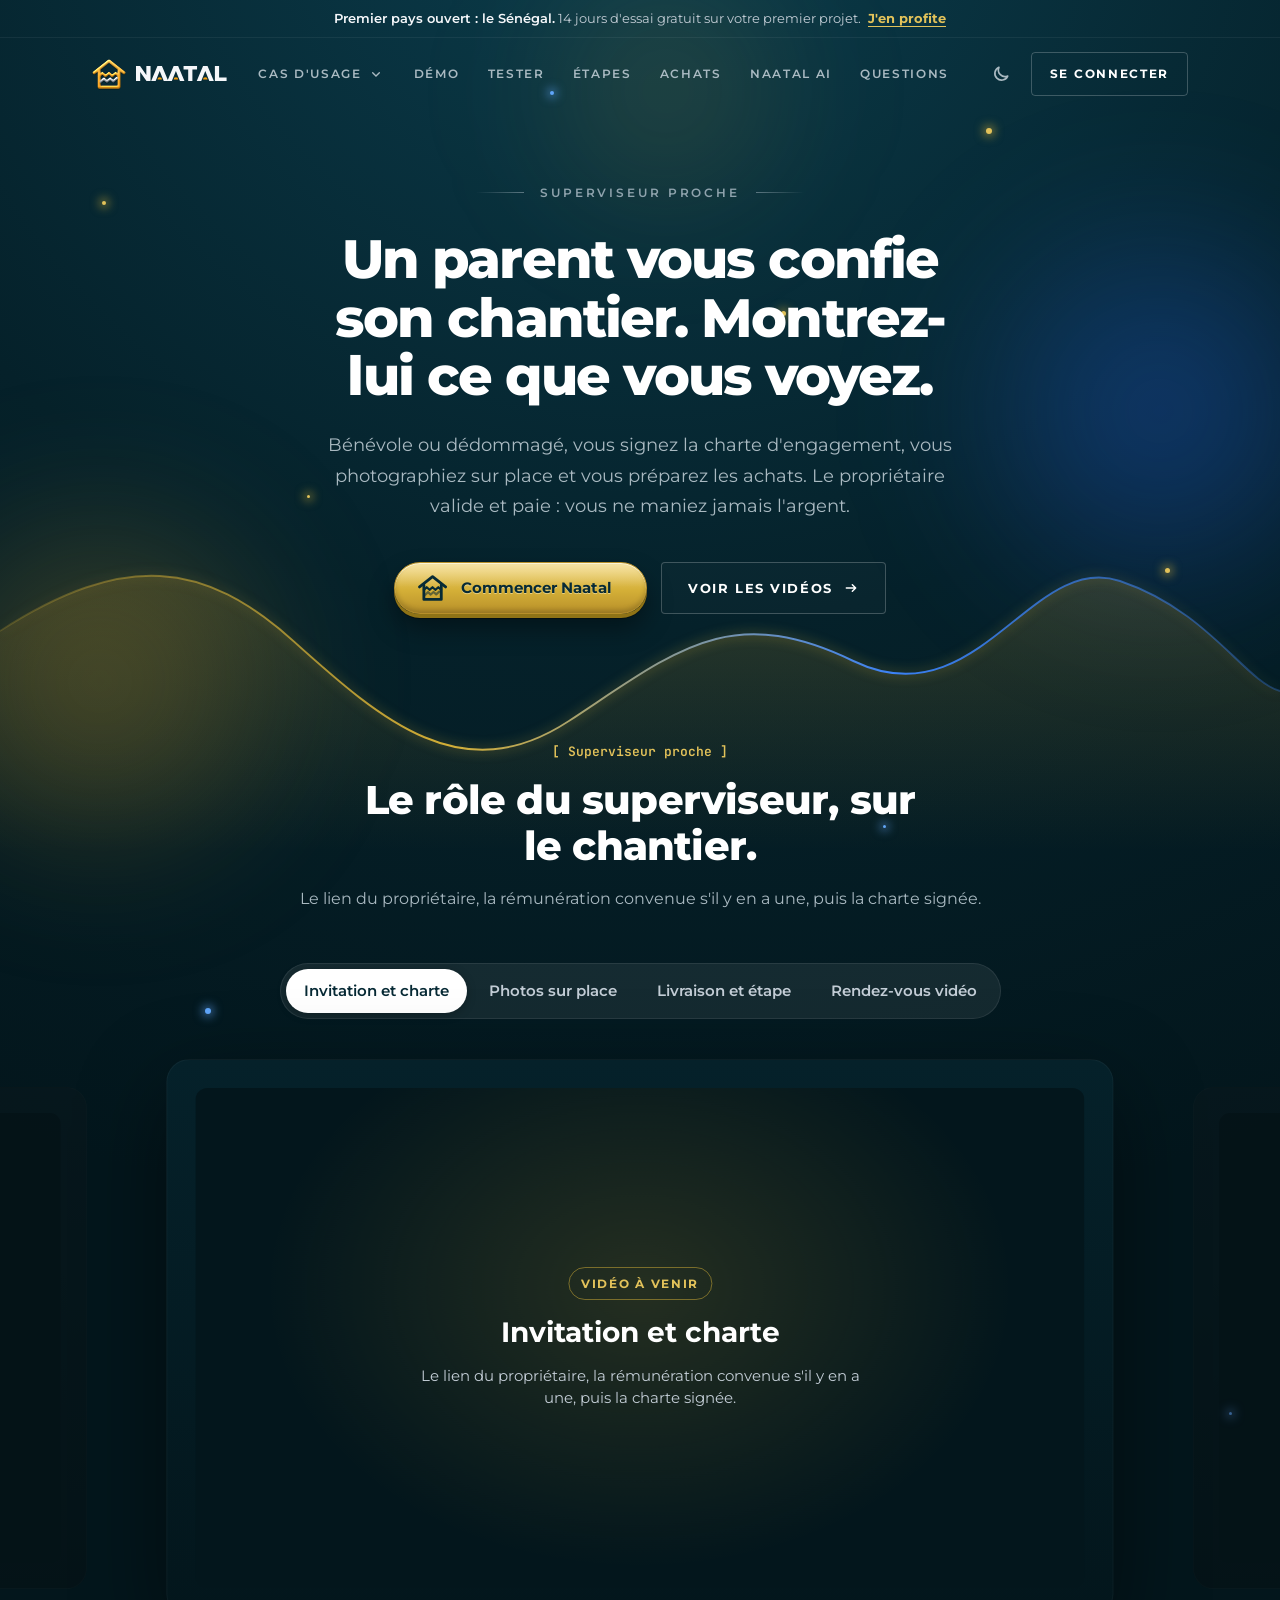
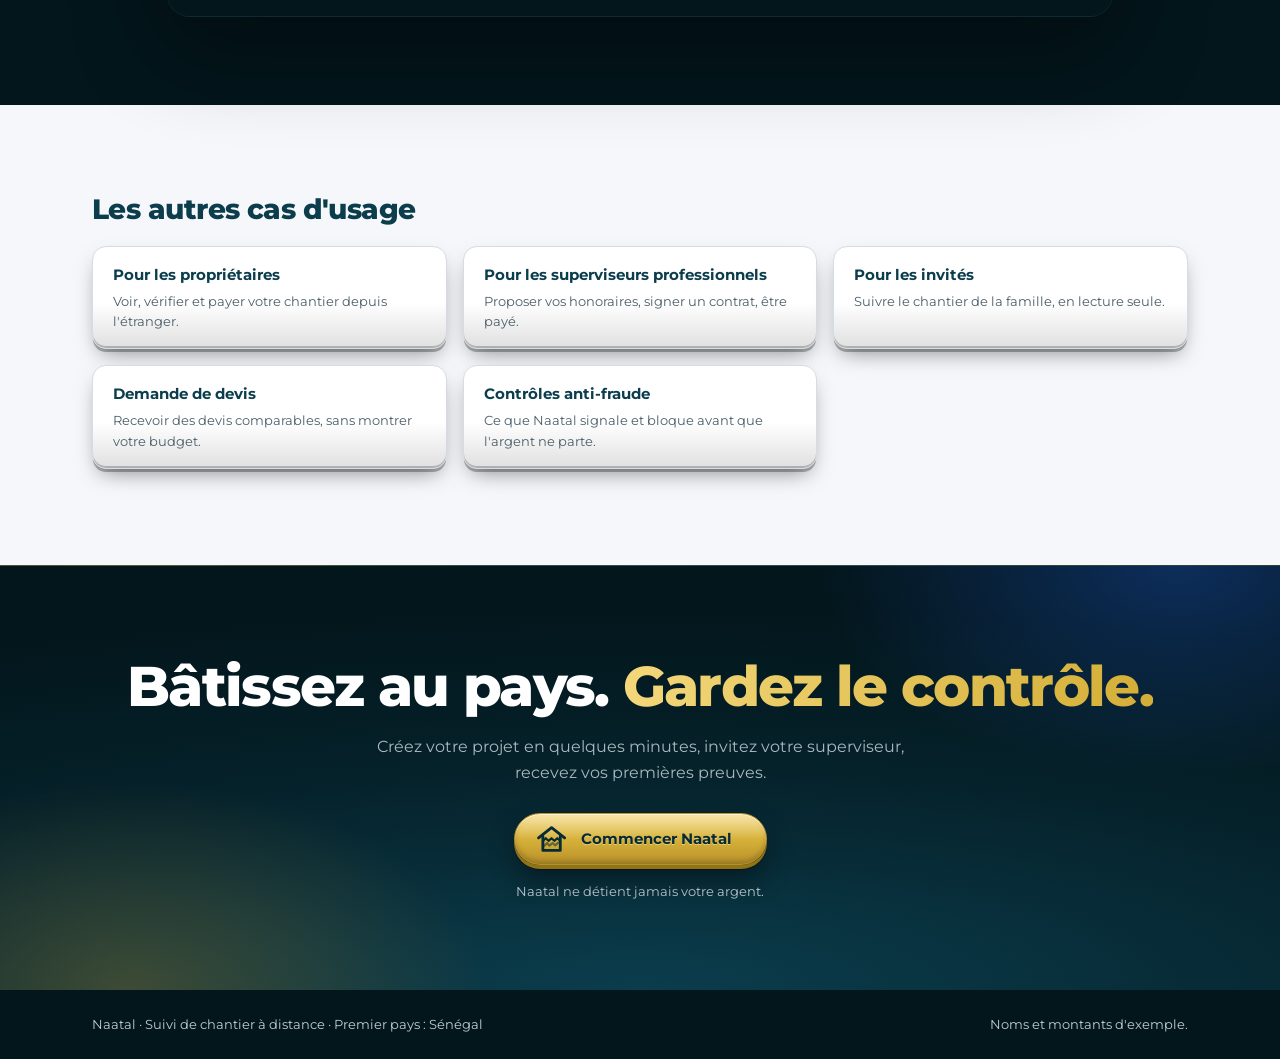
<file: superviseur-proche.html>
<!doctype html>
<html lang="fr" class="__variable_b888ad">
<head>
<meta charset="utf-8">
<meta name="viewport" content="width=device-width, initial-scale=1">
<title>Naatal · Pour les superviseurs proches</title>
<meta name="description" content="Suivre le chantier d'un parent, avec une charte claire. Bénévole ou dédommagé, vous signez la charte d'engagement, vous photographiez sur place et vous préparez les achats. Le propriétaire valide et paie : vous ne maniez jamais l'argent.">
<meta name="author" content="Mamadou Makhtar Sassoum NDIAYE ECAI">
<meta name="theme-color" content="#072A35">
<script>
try { var t = localStorage.getItem("naatal-theme"); if (t === "dark" || t === "light") document.documentElement.dataset.theme = t; } catch (e) {}
</script>
<link rel="stylesheet" href="styles.css?v=mwwsjbal">
</head>
<body>
<div class="__variable_4a860e"><div class="decouvrir teinte-or"><p class="d-annonce"><span>Premier pays ouvert : le Sénégal.</span> 14 jours d'essai gratuit sur votre premier projet.<!-- --> <a href="/connexion">J'en profite</a></p><header class="d-entete"><div class="d-wrap"><a class="d-marque" href="index.html" aria-label="Naatal, page d'accueil"><svg class="marque" width="34" height="34" viewBox="13 -8 390 400" role="img" aria-label="Naatal"><defs><linearGradient id="decouvrir-marque-or" x1="0" y1="20" x2="0" y2="370" gradientUnits="userSpaceOnUse"><stop offset="0" stop-color="#FFC24A"></stop><stop offset=".55" stop-color="#F8A61E"></stop><stop offset="1" stop-color="#EE920B"></stop></linearGradient><linearGradient id="decouvrir-marque-argent" x1="0" y1="240" x2="0" y2="310" gradientUnits="userSpaceOnUse"><stop offset="0" stop-color="#C3CAD1"></stop><stop offset="1" stop-color="#8C98A3"></stop></linearGradient><filter id="decouvrir-marque-biseau" x="-10%" y="-10%" width="120%" height="120%" color-interpolation-filters="sRGB"><feGaussianBlur in="SourceAlpha" stdDeviation="5" result="flou"></feGaussianBlur><feSpecularLighting in="flou" surfaceScale="5" specularConstant="1" specularExponent="18" lighting-color="#FFF6DD" result="reflet"><feDistantLight azimuth="250" elevation="48"></feDistantLight></feSpecularLighting><feComposite in="reflet" in2="SourceAlpha" operator="in" result="refletDedans"></feComposite><feDiffuseLighting in="flou" surfaceScale="5" diffuseConstant="1.1" lighting-color="#FFFFFF" result="ombrage"><feDistantLight azimuth="250" elevation="55"></feDistantLight></feDiffuseLighting><feComposite in="SourceGraphic" in2="ombrage" operator="arithmetic" k1="1" k2="0" k3="0" k4="0" result="modele"></feComposite><feComposite in="modele" in2="SourceAlpha" operator="in" result="modeleDedans"></feComposite><feComposite in="modeleDedans" in2="refletDedans" operator="arithmetic" k1="0" k2="1" k3="0.38" k4="0"></feComposite></filter><filter id="decouvrir-marque-ombre" x="-20%" y="-20%" width="140%" height="150%"><feDropShadow dx="0" dy="10" stdDeviation="9" flood-color="#000000" flood-opacity="0.38"></feDropShadow></filter></defs><g filter="url(#decouvrir-marque-ombre)"><g fill="none" stroke-linecap="round" stroke-linejoin="round" filter="url(#decouvrir-marque-biseau)"><path d="M34 178 209 40l175 138" stroke="url(#decouvrir-marque-or)" stroke-width="38"></path><path d="M92 152v194h234V152" stroke="url(#decouvrir-marque-or)" stroke-width="38"></path><path d="M92 218l38-36 38 34 40-34 38 34 40-34 38 34" stroke="url(#decouvrir-marque-or)" stroke-width="30"></path><path d="m112 282 36-34 36 32 38-34 36 32 40-38" stroke="url(#decouvrir-marque-argent)" stroke-width="30"></path></g></g></svg><svg class="logotype" height="15" width="90.6" viewBox="0 0 604 100" role="img" aria-label="Naatal"><g fill="currentColor"><path d="M0 100V0h27l42 60V0h28v100H70L28 40v60z"></path><path transform="translate(101 0)" d="M0 100 42 0h30l42 100H84L57 33 30 100z"></path><path transform="translate(209 0)" d="M0 100 42 0h30l42 100H84L57 33 30 100z"></path><path transform="translate(405 0)" d="M0 100 42 0h30l42 100H84L57 33 30 100z"></path><path transform="translate(317 0)" d="M0 0h90v24H59v76H31V24H0z"></path><path transform="translate(526 0)" d="M0 0h28v76h50v24H0z"></path></g><g fill="var(--brand-orange)"><path transform="translate(101 0)" d="M42 90a15 15 0 0 1 30 0z"></path><path transform="translate(209 0)" d="M42 90a15 15 0 0 1 30 0z"></path><path transform="translate(405 0)" d="M42 90a15 15 0 0 1 30 0z"></path></g></svg></a><nav class="d-nav-centre" aria-label="Sections"><div class="d-cas-menu"><button type="button" class="d-cas-declencheur" aria-expanded="false" aria-controls="_R_1kpbn5ritqlb_">Cas d'usage<svg viewBox="0 0 24 24" aria-hidden="true"><path d="m7 10 5 5 5-5" fill="none" stroke="currentColor" stroke-width="2" stroke-linecap="round"></path></svg></button><div class="d-cas-panneau" id="_R_1kpbn5ritqlb_" hidden=""><ul><li><a href="proprietaire.html"><span class="d-cas-picto" aria-hidden="true"><svg viewBox="0 0 24 24" fill="none" stroke="currentColor" stroke-width="1.7" stroke-linecap="round" stroke-linejoin="round"><path d="M4 11.5 12 5l8 6.5"></path><path d="M6.5 10v9h11v-9"></path><path d="M10.5 19v-4.5h3V19"></path></svg></span><span><strong>Pour les propriétaires</strong><span>Voir, vérifier et payer votre chantier depuis l'étranger.</span></span></a></li><li><a aria-current="page" href="superviseur-proche.html"><span class="d-cas-picto" aria-hidden="true"><svg viewBox="0 0 24 24" fill="none" stroke="currentColor" stroke-width="1.7" stroke-linecap="round" stroke-linejoin="round"><circle cx="9" cy="8.5" r="2.6"></circle><circle cx="16" cy="9.5" r="2.1"></circle><path d="M4.5 18.5c.6-3 2.4-4.6 4.5-4.6s3.9 1.6 4.5 4.6"></path><path d="M14 14.2c.6-.3 1.3-.5 2-.5 1.8 0 3.1 1.4 3.6 3.8"></path></svg></span><span><strong>Pour les superviseurs proches</strong><span>Suivre le chantier d'un parent, avec une charte claire.</span></span></a></li><li><a href="superviseur-professionnel.html"><span class="d-cas-picto" aria-hidden="true"><svg viewBox="0 0 24 24" fill="none" stroke="currentColor" stroke-width="1.7" stroke-linecap="round" stroke-linejoin="round"><path d="M5 15h14"></path><path d="M6.5 15a5.5 5.5 0 0 1 11 0"></path><path d="M12 9.5V7"></path><path d="M4.5 17.5h15"></path></svg></span><span><strong>Pour les superviseurs professionnels</strong><span>Proposer vos honoraires, signer un contrat, être payé.</span></span></a></li><li><a href="invite.html"><span class="d-cas-picto" aria-hidden="true"><svg viewBox="0 0 24 24" fill="none" stroke="currentColor" stroke-width="1.7" stroke-linecap="round" stroke-linejoin="round"><path d="M3.5 12s3-5.5 8.5-5.5 8.5 5.5 8.5 5.5-3 5.5-8.5 5.5S3.5 12 3.5 12Z"></path><circle cx="12" cy="12" r="2.4"></circle></svg></span><span><strong>Pour les invités</strong><span>Suivre le chantier de la famille, en lecture seule.</span></span></a></li><li><a href="demande-de-devis.html"><span class="d-cas-picto" aria-hidden="true"><svg viewBox="0 0 24 24" fill="none" stroke="currentColor" stroke-width="1.7" stroke-linecap="round" stroke-linejoin="round"><path d="M7 4.5h7.5L18 8v11.5H7z"></path><path d="M14 4.5V8h4"></path><path d="M9.5 12h6M9.5 15h6"></path></svg></span><span><strong>Demande de devis</strong><span>Recevoir des devis comparables, sans montrer votre budget.</span></span></a></li><li><a href="controles-anti-fraude.html"><span class="d-cas-picto" aria-hidden="true"><svg viewBox="0 0 24 24" fill="none" stroke="currentColor" stroke-width="1.7" stroke-linecap="round" stroke-linejoin="round"><path d="M12 3.5 5.5 6v5.5c0 4.2 2.8 7.6 6.5 9 3.7-1.4 6.5-4.8 6.5-9V6z"></path><path d="m9 12 2.2 2.2L15.5 10"></path></svg></span><span><strong>Contrôles anti-fraude</strong><span>Ce que Naatal signale et bloque avant que l'argent ne parte.</span></span></a></li></ul></div></div><a href="index.html#comment">Démo</a><a href="test.html">Tester</a><a href="index.html#etapes">Étapes</a><a href="index.html#achats">Achats</a><a href="index.html#assistant">Naatal AI</a><a href="index.html#questions">Questions</a></nav><div class="d-nav-droite"><div class="d-cas-mobile"><div class="d-cas-menu"><button type="button" class="d-cas-declencheur" aria-expanded="false" aria-controls="_R_1spbn5ritqlb_">Cas d'usage<svg viewBox="0 0 24 24" aria-hidden="true"><path d="m7 10 5 5 5-5" fill="none" stroke="currentColor" stroke-width="2" stroke-linecap="round"></path></svg></button><div class="d-cas-panneau" id="_R_1spbn5ritqlb_" hidden=""><ul><li><a href="proprietaire.html"><span class="d-cas-picto" aria-hidden="true"><svg viewBox="0 0 24 24" fill="none" stroke="currentColor" stroke-width="1.7" stroke-linecap="round" stroke-linejoin="round"><path d="M4 11.5 12 5l8 6.5"></path><path d="M6.5 10v9h11v-9"></path><path d="M10.5 19v-4.5h3V19"></path></svg></span><span><strong>Pour les propriétaires</strong><span>Voir, vérifier et payer votre chantier depuis l'étranger.</span></span></a></li><li><a aria-current="page" href="superviseur-proche.html"><span class="d-cas-picto" aria-hidden="true"><svg viewBox="0 0 24 24" fill="none" stroke="currentColor" stroke-width="1.7" stroke-linecap="round" stroke-linejoin="round"><circle cx="9" cy="8.5" r="2.6"></circle><circle cx="16" cy="9.5" r="2.1"></circle><path d="M4.5 18.5c.6-3 2.4-4.6 4.5-4.6s3.9 1.6 4.5 4.6"></path><path d="M14 14.2c.6-.3 1.3-.5 2-.5 1.8 0 3.1 1.4 3.6 3.8"></path></svg></span><span><strong>Pour les superviseurs proches</strong><span>Suivre le chantier d'un parent, avec une charte claire.</span></span></a></li><li><a href="superviseur-professionnel.html"><span class="d-cas-picto" aria-hidden="true"><svg viewBox="0 0 24 24" fill="none" stroke="currentColor" stroke-width="1.7" stroke-linecap="round" stroke-linejoin="round"><path d="M5 15h14"></path><path d="M6.5 15a5.5 5.5 0 0 1 11 0"></path><path d="M12 9.5V7"></path><path d="M4.5 17.5h15"></path></svg></span><span><strong>Pour les superviseurs professionnels</strong><span>Proposer vos honoraires, signer un contrat, être payé.</span></span></a></li><li><a href="invite.html"><span class="d-cas-picto" aria-hidden="true"><svg viewBox="0 0 24 24" fill="none" stroke="currentColor" stroke-width="1.7" stroke-linecap="round" stroke-linejoin="round"><path d="M3.5 12s3-5.5 8.5-5.5 8.5 5.5 8.5 5.5-3 5.5-8.5 5.5S3.5 12 3.5 12Z"></path><circle cx="12" cy="12" r="2.4"></circle></svg></span><span><strong>Pour les invités</strong><span>Suivre le chantier de la famille, en lecture seule.</span></span></a></li><li><a href="demande-de-devis.html"><span class="d-cas-picto" aria-hidden="true"><svg viewBox="0 0 24 24" fill="none" stroke="currentColor" stroke-width="1.7" stroke-linecap="round" stroke-linejoin="round"><path d="M7 4.5h7.5L18 8v11.5H7z"></path><path d="M14 4.5V8h4"></path><path d="M9.5 12h6M9.5 15h6"></path></svg></span><span><strong>Demande de devis</strong><span>Recevoir des devis comparables, sans montrer votre budget.</span></span></a></li><li><a href="controles-anti-fraude.html"><span class="d-cas-picto" aria-hidden="true"><svg viewBox="0 0 24 24" fill="none" stroke="currentColor" stroke-width="1.7" stroke-linecap="round" stroke-linejoin="round"><path d="M12 3.5 5.5 6v5.5c0 4.2 2.8 7.6 6.5 9 3.7-1.4 6.5-4.8 6.5-9V6z"></path><path d="m9 12 2.2 2.2L15.5 10"></path></svg></span><span><strong>Contrôles anti-fraude</strong><span>Ce que Naatal signale et bloque avant que l'argent ne parte.</span></span></a></li></ul></div></div></div><button class="bouton-icone" type="button" aria-label="Passer en mode sombre" aria-pressed="false"><svg class="moon" viewBox="0 0 24 24" fill="none" stroke="currentColor" stroke-width="2" stroke-linecap="round" stroke-linejoin="round" aria-hidden="true"><path d="M20 14.5A8 8 0 0 1 9.5 4a8 8 0 1 0 10.5 10.5z"></path></svg><svg class="sun" viewBox="0 0 24 24" fill="none" stroke="currentColor" stroke-width="2" stroke-linecap="round" stroke-linejoin="round" aria-hidden="true"><circle cx="12" cy="12" r="4"></circle><path d="M12 2v2m0 16v2M4.9 4.9l1.4 1.4m11.4 11.4 1.4 1.4M2 12h2m16 0h2M4.9 19.1l1.4-1.4M17.7 6.3l1.4-1.4"></path></svg></button><a class="d-connexion" href="/connexion">Se connecter</a></div></div></header><main id="contenu"><section class="d-hero d-hero-cas" aria-labelledby="hero-titre"><div class="d-hero-decor" aria-hidden="true"><span class="d-halo h1"></span><span class="d-halo h2"></span><span class="d-halo h3"></span><span class="d-particule vert" style="left:8%;top:18%;width:4px;height:4px;animation-delay:0s"></span><span class="d-particule bleu" style="left:16%;top:62%;width:6px;height:6px;animation-delay:2.1s"></span><span class="d-particule vert" style="left:24%;top:34%;width:3px;height:3px;animation-delay:4.3s"></span><span class="d-particule vert" style="left:31%;top:80%;width:5px;height:5px;animation-delay:1.2s"></span><span class="d-particule bleu" style="left:43%;top:12%;width:4px;height:4px;animation-delay:3.4s"></span><span class="d-particule vert" style="left:52%;top:70%;width:3px;height:3px;animation-delay:5.1s"></span><span class="d-particule vert" style="left:61%;top:24%;width:5px;height:5px;animation-delay:0.8s"></span><span class="d-particule bleu" style="left:69%;top:52%;width:3px;height:3px;animation-delay:2.7s"></span><span class="d-particule vert" style="left:77%;top:14%;width:6px;height:6px;animation-delay:4.8s"></span><span class="d-particule bleu" style="left:84%;top:66%;width:4px;height:4px;animation-delay:1.6s"></span><span class="d-particule vert" style="left:91%;top:38%;width:5px;height:5px;animation-delay:3.9s"></span><span class="d-particule bleu" style="left:96%;top:84%;width:3px;height:3px;animation-delay:0.4s"></span><svg class="d-vague" viewBox="0 0 1440 360" preserveAspectRatio="none"><defs><linearGradient id="d-vague-trait" x1="0" x2="1" y1="0" y2="0"><stop class="d-stop-debut" offset="0" stop-opacity="0.2"></stop><stop class="d-stop-debut" offset="0.35"></stop><stop offset="0.7" stop-color="#3b82f6"></stop><stop offset="1" stop-color="#3b82f6" stop-opacity="0.3"></stop></linearGradient><linearGradient id="d-vague-fond" x1="0" x2="0" y1="0" y2="1"><stop class="d-stop-fond" offset="0" stop-opacity="0.22"></stop><stop class="d-stop-fond" offset="1" stop-opacity="0"></stop></linearGradient></defs><path class="d-vague-aire" d="M0 140 C 140 60, 230 70, 330 150 S 520 300, 640 230 S 820 110, 960 170 S 1160 60, 1260 90 S 1400 190, 1440 200 L 1440 360 L 0 360 Z" fill="url(#d-vague-fond)"></path><path class="d-vague-ligne" d="M0 140 C 140 60, 230 70, 330 150 S 520 300, 640 230 S 820 110, 960 170 S 1160 60, 1260 90 S 1400 190, 1440 200" fill="none" stroke="url(#d-vague-trait)" stroke-width="2"></path><path class="d-vague-eclat" d="M0 140 C 140 60, 230 70, 330 150 S 520 300, 640 230 S 820 110, 960 170 S 1160 60, 1260 90 S 1400 190, 1440 200" fill="none" pathLength="1000"></path></svg></div><div class="d-wrap d-hero-contenu"><p class="d-surtitre">Superviseur proche</p><h1 id="hero-titre">Un parent vous confie son chantier. Montrez-lui ce que vous voyez.</h1><p class="d-sous-titre">Bénévole ou dédommagé, vous signez la charte d'engagement, vous photographiez sur place et vous préparez les achats. Le propriétaire valide et paie : vous ne maniez jamais l'argent.</p><div class="d-hero-cta"><a class="d-bouton-degrade" href="/connexion"><svg viewBox="0 0 24 24" fill="none" stroke="currentColor" stroke-width="2.2" stroke-linecap="round" stroke-linejoin="round" aria-hidden="true"><path d="M5 12h14m-5-5 5 5-5 5"></path></svg>Commencer Naatal</a><a class="d-bouton-contour" href="#comment">Voir les vidéos<svg viewBox="0 0 24 24" fill="none" stroke="currentColor" stroke-width="2.2" stroke-linecap="round" stroke-linejoin="round" aria-hidden="true"><path d="M5 12h14m-5-5 5 5-5 5"></path></svg></a></div></div><div class="d-hero-films" id="comment"><div class="d-films"><div class="d-wrap d-films-tete"><span class="d-films-pastille">[ Superviseur proche ]</span><h2 id="films-titre">Le rôle du superviseur, sur le chantier.</h2><p class="d-films-resume" aria-live="polite">Le lien du propriétaire, la rémunération convenue s'il y en a une, puis la charte signée.</p><div class="d-films-onglets" role="group" aria-label="Choisir une démonstration"><button type="button" aria-pressed="true">Invitation et charte<i class="d-films-progres" style="transform:scaleX(0)" aria-hidden="true"></i></button><button type="button" aria-pressed="false">Photos sur place<i class="d-films-progres" style="transform:scaleX(0)" aria-hidden="true"></i></button><button type="button" aria-pressed="false">Livraison et étape<i class="d-films-progres" style="transform:scaleX(0)" aria-hidden="true"></i></button><button type="button" aria-pressed="false">Rendez-vous vidéo<i class="d-films-progres" style="transform:scaleX(0)" aria-hidden="true"></i></button></div></div><div class="d-films-piste"><div class="d-films-diapo d-films-gabarit" aria-hidden="true"><div class="d-films-image"></div></div><div class="d-films-diapo active" style="--place:0" aria-hidden="false"><div class="d-films-image d-films-attente"><span class="d-films-attente-pastille">Vidéo à venir</span><strong>Invitation et charte</strong><span>Le lien du propriétaire, la rémunération convenue s'il y en a une, puis la charte signée.</span></div></div><div class="d-films-diapo" style="--place:1" aria-hidden="true"><div class="d-films-image d-films-attente"><span class="d-films-attente-pastille">Vidéo à venir</span><strong>Photos sur place</strong><span>Chaque photo est prise dans l'application, sur la parcelle, et rattachée à une zone du plan.</span></div></div><div class="d-films-diapo hors-champ" style="--place:2" aria-hidden="true"><div class="d-films-image d-films-attente"><span class="d-films-attente-pastille">Vidéo à venir</span><strong>Livraison et étape</strong><span>Le bon de livraison signé photographié, puis la check-list d'une étape soumise au propriétaire.</span></div></div><div class="d-films-diapo" style="--place:-1" aria-hidden="true"><div class="d-films-image d-films-attente"><span class="d-films-attente-pastille">Vidéo à venir</span><strong>Rendez-vous vidéo</strong><span>Le propriétaire appelle en vidéo ; votre position sur la parcelle s'affiche pendant l'appel.</span></div></div></div></div></div></section><section class="d-cas-autres" aria-labelledby="autres-titre"><div class="d-wrap"><h2 id="autres-titre">Les autres cas d'usage</h2><ul><li><a href="proprietaire.html"><strong>Pour les propriétaires</strong><span>Voir, vérifier et payer votre chantier depuis l'étranger.</span></a></li><li><a href="superviseur-professionnel.html"><strong>Pour les superviseurs professionnels</strong><span>Proposer vos honoraires, signer un contrat, être payé.</span></a></li><li><a href="invite.html"><strong>Pour les invités</strong><span>Suivre le chantier de la famille, en lecture seule.</span></a></li><li><a href="demande-de-devis.html"><strong>Demande de devis</strong><span>Recevoir des devis comparables, sans montrer votre budget.</span></a></li><li><a href="controles-anti-fraude.html"><strong>Contrôles anti-fraude</strong><span>Ce que Naatal signale et bloque avant que l'argent ne parte.</span></a></li></ul></div></section><section class="d-final" aria-labelledby="final-titre"><div class="d-wrap"><h2 id="final-titre">Bâtissez au pays. <em>Gardez le contrôle.</em></h2><p>Créez votre projet en quelques minutes, invitez votre superviseur, recevez vos premières preuves.</p><a class="d-cta" href="/connexion">Commencer Naatal<svg viewBox="0 0 24 24" fill="none" stroke="currentColor" stroke-width="2.2" stroke-linecap="round" stroke-linejoin="round" aria-hidden="true"><path d="M5 12h14m-5-5 5 5-5 5"></path></svg></a><p class="d-mention">Naatal ne détient jamais votre argent.</p></div></section></main><footer class="d-pied"><div class="d-wrap"><span>Naatal · Suivi de chantier à distance · Premier pays : Sénégal</span><span>Noms et montants d'exemple.</span></div></footer></div></div>
<script type="application/json" id="films-donnees">[{"fichier":"cas-superviseur-proche-1-invitation","titre":"Invitation et charte","resume":"Le lien du propriétaire, la rémunération convenue s'il y en a une, puis la charte signée.","disponible":false,"vertical":false},{"fichier":"cas-superviseur-proche-2-photos","titre":"Photos sur place","resume":"Chaque photo est prise dans l'application, sur la parcelle, et rattachée à une zone du plan.","disponible":false,"vertical":false},{"fichier":"cas-superviseur-proche-3-livraison-etape","titre":"Livraison et étape","resume":"Le bon de livraison signé photographié, puis la check-list d'une étape soumise au propriétaire.","disponible":false,"vertical":false},{"fichier":"cas-superviseur-proche-4-appel-video","titre":"Rendez-vous vidéo","resume":"Le propriétaire appelle en vidéo ; votre position sur la parcelle s'affiche pendant l'appel.","disponible":false,"vertical":false}]</script>
<script src="vitrine.js?v=mwwsjbal"></script>
</body>
</html>
</file>
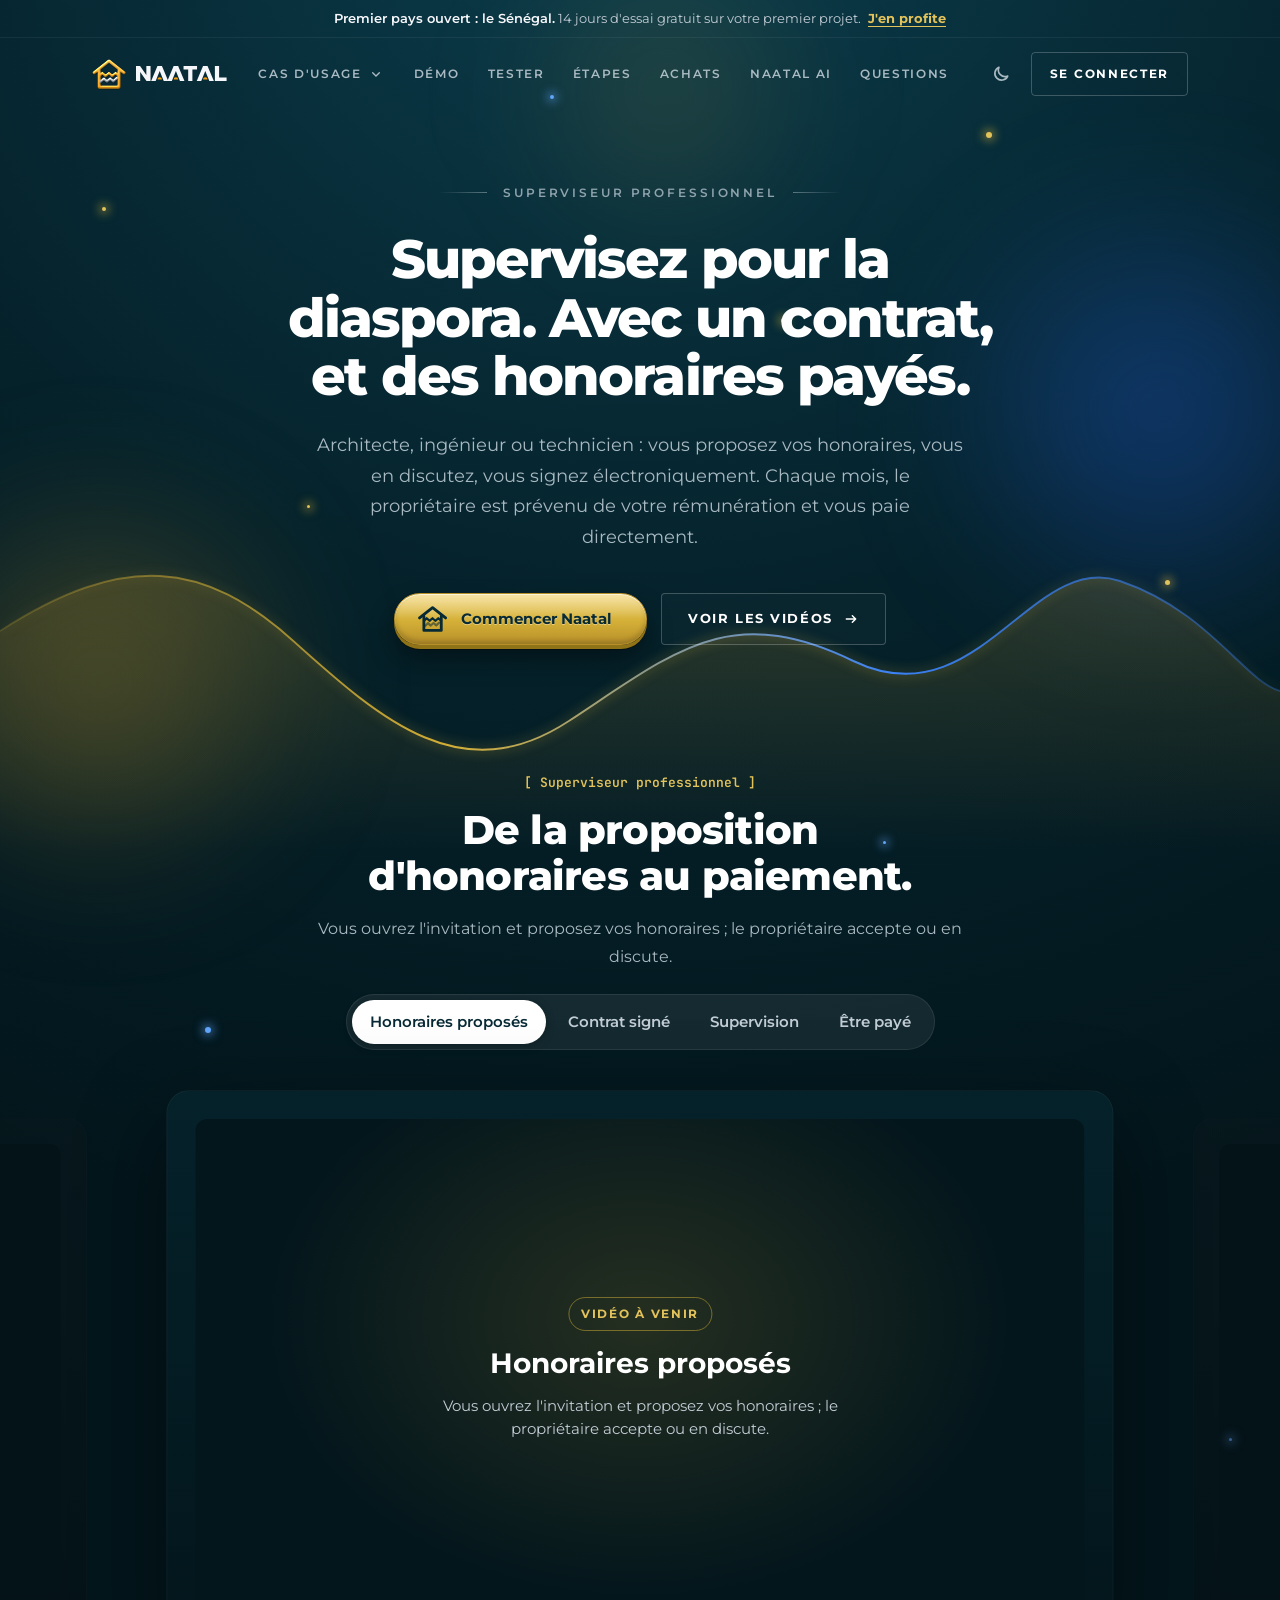
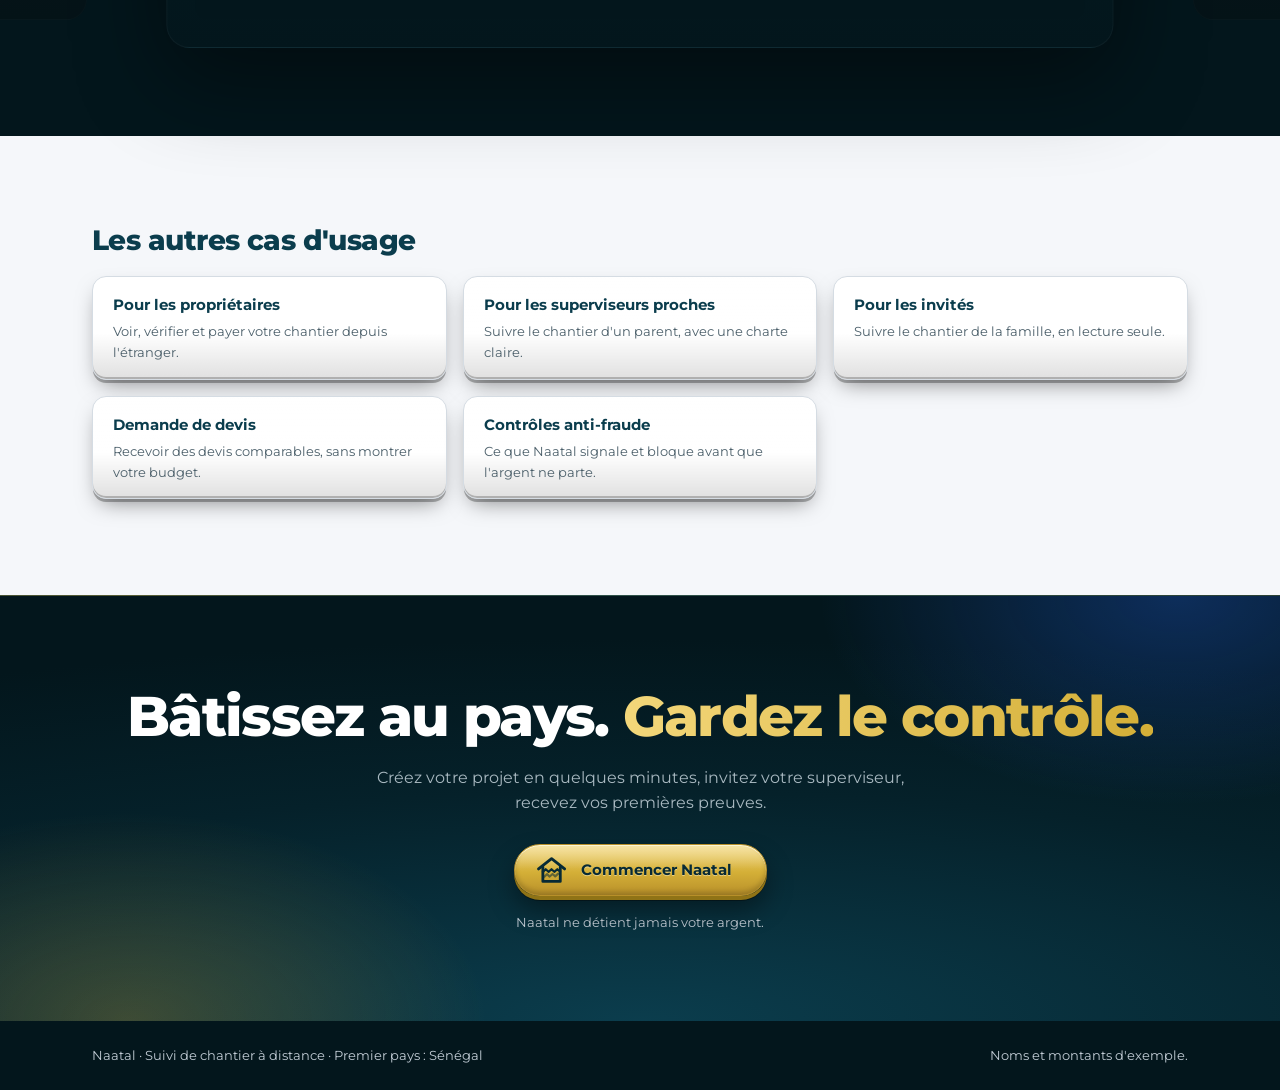
<file: superviseur-professionnel.html>
<!doctype html>
<html lang="fr" class="__variable_b888ad">
<head>
<meta charset="utf-8">
<meta name="viewport" content="width=device-width, initial-scale=1">
<title>Naatal · Pour les superviseurs professionnels</title>
<meta name="description" content="Proposer vos honoraires, signer un contrat, être payé. Architecte, ingénieur ou technicien : vous proposez vos honoraires, vous en discutez, vous signez électroniquement. Chaque mois, le propriétaire est prévenu de votre rémunération et vous paie directement.">
<meta name="author" content="Mamadou Makhtar Sassoum NDIAYE ECAI">
<meta name="theme-color" content="#072A35">
<script>
try { var t = localStorage.getItem("naatal-theme"); if (t === "dark" || t === "light") document.documentElement.dataset.theme = t; } catch (e) {}
</script>
<link rel="stylesheet" href="styles.css?v=mwwsjbal">
</head>
<body>
<div class="__variable_4a860e"><div class="decouvrir teinte-or"><p class="d-annonce"><span>Premier pays ouvert : le Sénégal.</span> 14 jours d'essai gratuit sur votre premier projet.<!-- --> <a href="/connexion">J'en profite</a></p><header class="d-entete"><div class="d-wrap"><a class="d-marque" href="index.html" aria-label="Naatal, page d'accueil"><svg class="marque" width="34" height="34" viewBox="13 -8 390 400" role="img" aria-label="Naatal"><defs><linearGradient id="decouvrir-marque-or" x1="0" y1="20" x2="0" y2="370" gradientUnits="userSpaceOnUse"><stop offset="0" stop-color="#FFC24A"></stop><stop offset=".55" stop-color="#F8A61E"></stop><stop offset="1" stop-color="#EE920B"></stop></linearGradient><linearGradient id="decouvrir-marque-argent" x1="0" y1="240" x2="0" y2="310" gradientUnits="userSpaceOnUse"><stop offset="0" stop-color="#C3CAD1"></stop><stop offset="1" stop-color="#8C98A3"></stop></linearGradient><filter id="decouvrir-marque-biseau" x="-10%" y="-10%" width="120%" height="120%" color-interpolation-filters="sRGB"><feGaussianBlur in="SourceAlpha" stdDeviation="5" result="flou"></feGaussianBlur><feSpecularLighting in="flou" surfaceScale="5" specularConstant="1" specularExponent="18" lighting-color="#FFF6DD" result="reflet"><feDistantLight azimuth="250" elevation="48"></feDistantLight></feSpecularLighting><feComposite in="reflet" in2="SourceAlpha" operator="in" result="refletDedans"></feComposite><feDiffuseLighting in="flou" surfaceScale="5" diffuseConstant="1.1" lighting-color="#FFFFFF" result="ombrage"><feDistantLight azimuth="250" elevation="55"></feDistantLight></feDiffuseLighting><feComposite in="SourceGraphic" in2="ombrage" operator="arithmetic" k1="1" k2="0" k3="0" k4="0" result="modele"></feComposite><feComposite in="modele" in2="SourceAlpha" operator="in" result="modeleDedans"></feComposite><feComposite in="modeleDedans" in2="refletDedans" operator="arithmetic" k1="0" k2="1" k3="0.38" k4="0"></feComposite></filter><filter id="decouvrir-marque-ombre" x="-20%" y="-20%" width="140%" height="150%"><feDropShadow dx="0" dy="10" stdDeviation="9" flood-color="#000000" flood-opacity="0.38"></feDropShadow></filter></defs><g filter="url(#decouvrir-marque-ombre)"><g fill="none" stroke-linecap="round" stroke-linejoin="round" filter="url(#decouvrir-marque-biseau)"><path d="M34 178 209 40l175 138" stroke="url(#decouvrir-marque-or)" stroke-width="38"></path><path d="M92 152v194h234V152" stroke="url(#decouvrir-marque-or)" stroke-width="38"></path><path d="M92 218l38-36 38 34 40-34 38 34 40-34 38 34" stroke="url(#decouvrir-marque-or)" stroke-width="30"></path><path d="m112 282 36-34 36 32 38-34 36 32 40-38" stroke="url(#decouvrir-marque-argent)" stroke-width="30"></path></g></g></svg><svg class="logotype" height="15" width="90.6" viewBox="0 0 604 100" role="img" aria-label="Naatal"><g fill="currentColor"><path d="M0 100V0h27l42 60V0h28v100H70L28 40v60z"></path><path transform="translate(101 0)" d="M0 100 42 0h30l42 100H84L57 33 30 100z"></path><path transform="translate(209 0)" d="M0 100 42 0h30l42 100H84L57 33 30 100z"></path><path transform="translate(405 0)" d="M0 100 42 0h30l42 100H84L57 33 30 100z"></path><path transform="translate(317 0)" d="M0 0h90v24H59v76H31V24H0z"></path><path transform="translate(526 0)" d="M0 0h28v76h50v24H0z"></path></g><g fill="var(--brand-orange)"><path transform="translate(101 0)" d="M42 90a15 15 0 0 1 30 0z"></path><path transform="translate(209 0)" d="M42 90a15 15 0 0 1 30 0z"></path><path transform="translate(405 0)" d="M42 90a15 15 0 0 1 30 0z"></path></g></svg></a><nav class="d-nav-centre" aria-label="Sections"><div class="d-cas-menu"><button type="button" class="d-cas-declencheur" aria-expanded="false" aria-controls="_R_1kpbn5ritqlb_">Cas d'usage<svg viewBox="0 0 24 24" aria-hidden="true"><path d="m7 10 5 5 5-5" fill="none" stroke="currentColor" stroke-width="2" stroke-linecap="round"></path></svg></button><div class="d-cas-panneau" id="_R_1kpbn5ritqlb_" hidden=""><ul><li><a href="proprietaire.html"><span class="d-cas-picto" aria-hidden="true"><svg viewBox="0 0 24 24" fill="none" stroke="currentColor" stroke-width="1.7" stroke-linecap="round" stroke-linejoin="round"><path d="M4 11.5 12 5l8 6.5"></path><path d="M6.5 10v9h11v-9"></path><path d="M10.5 19v-4.5h3V19"></path></svg></span><span><strong>Pour les propriétaires</strong><span>Voir, vérifier et payer votre chantier depuis l'étranger.</span></span></a></li><li><a href="superviseur-proche.html"><span class="d-cas-picto" aria-hidden="true"><svg viewBox="0 0 24 24" fill="none" stroke="currentColor" stroke-width="1.7" stroke-linecap="round" stroke-linejoin="round"><circle cx="9" cy="8.5" r="2.6"></circle><circle cx="16" cy="9.5" r="2.1"></circle><path d="M4.5 18.5c.6-3 2.4-4.6 4.5-4.6s3.9 1.6 4.5 4.6"></path><path d="M14 14.2c.6-.3 1.3-.5 2-.5 1.8 0 3.1 1.4 3.6 3.8"></path></svg></span><span><strong>Pour les superviseurs proches</strong><span>Suivre le chantier d'un parent, avec une charte claire.</span></span></a></li><li><a aria-current="page" href="superviseur-professionnel.html"><span class="d-cas-picto" aria-hidden="true"><svg viewBox="0 0 24 24" fill="none" stroke="currentColor" stroke-width="1.7" stroke-linecap="round" stroke-linejoin="round"><path d="M5 15h14"></path><path d="M6.5 15a5.5 5.5 0 0 1 11 0"></path><path d="M12 9.5V7"></path><path d="M4.5 17.5h15"></path></svg></span><span><strong>Pour les superviseurs professionnels</strong><span>Proposer vos honoraires, signer un contrat, être payé.</span></span></a></li><li><a href="invite.html"><span class="d-cas-picto" aria-hidden="true"><svg viewBox="0 0 24 24" fill="none" stroke="currentColor" stroke-width="1.7" stroke-linecap="round" stroke-linejoin="round"><path d="M3.5 12s3-5.5 8.5-5.5 8.5 5.5 8.5 5.5-3 5.5-8.5 5.5S3.5 12 3.5 12Z"></path><circle cx="12" cy="12" r="2.4"></circle></svg></span><span><strong>Pour les invités</strong><span>Suivre le chantier de la famille, en lecture seule.</span></span></a></li><li><a href="demande-de-devis.html"><span class="d-cas-picto" aria-hidden="true"><svg viewBox="0 0 24 24" fill="none" stroke="currentColor" stroke-width="1.7" stroke-linecap="round" stroke-linejoin="round"><path d="M7 4.5h7.5L18 8v11.5H7z"></path><path d="M14 4.5V8h4"></path><path d="M9.5 12h6M9.5 15h6"></path></svg></span><span><strong>Demande de devis</strong><span>Recevoir des devis comparables, sans montrer votre budget.</span></span></a></li><li><a href="controles-anti-fraude.html"><span class="d-cas-picto" aria-hidden="true"><svg viewBox="0 0 24 24" fill="none" stroke="currentColor" stroke-width="1.7" stroke-linecap="round" stroke-linejoin="round"><path d="M12 3.5 5.5 6v5.5c0 4.2 2.8 7.6 6.5 9 3.7-1.4 6.5-4.8 6.5-9V6z"></path><path d="m9 12 2.2 2.2L15.5 10"></path></svg></span><span><strong>Contrôles anti-fraude</strong><span>Ce que Naatal signale et bloque avant que l'argent ne parte.</span></span></a></li></ul></div></div><a href="index.html#comment">Démo</a><a href="test.html">Tester</a><a href="index.html#etapes">Étapes</a><a href="index.html#achats">Achats</a><a href="index.html#assistant">Naatal AI</a><a href="index.html#questions">Questions</a></nav><div class="d-nav-droite"><div class="d-cas-mobile"><div class="d-cas-menu"><button type="button" class="d-cas-declencheur" aria-expanded="false" aria-controls="_R_1spbn5ritqlb_">Cas d'usage<svg viewBox="0 0 24 24" aria-hidden="true"><path d="m7 10 5 5 5-5" fill="none" stroke="currentColor" stroke-width="2" stroke-linecap="round"></path></svg></button><div class="d-cas-panneau" id="_R_1spbn5ritqlb_" hidden=""><ul><li><a href="proprietaire.html"><span class="d-cas-picto" aria-hidden="true"><svg viewBox="0 0 24 24" fill="none" stroke="currentColor" stroke-width="1.7" stroke-linecap="round" stroke-linejoin="round"><path d="M4 11.5 12 5l8 6.5"></path><path d="M6.5 10v9h11v-9"></path><path d="M10.5 19v-4.5h3V19"></path></svg></span><span><strong>Pour les propriétaires</strong><span>Voir, vérifier et payer votre chantier depuis l'étranger.</span></span></a></li><li><a href="superviseur-proche.html"><span class="d-cas-picto" aria-hidden="true"><svg viewBox="0 0 24 24" fill="none" stroke="currentColor" stroke-width="1.7" stroke-linecap="round" stroke-linejoin="round"><circle cx="9" cy="8.5" r="2.6"></circle><circle cx="16" cy="9.5" r="2.1"></circle><path d="M4.5 18.5c.6-3 2.4-4.6 4.5-4.6s3.9 1.6 4.5 4.6"></path><path d="M14 14.2c.6-.3 1.3-.5 2-.5 1.8 0 3.1 1.4 3.6 3.8"></path></svg></span><span><strong>Pour les superviseurs proches</strong><span>Suivre le chantier d'un parent, avec une charte claire.</span></span></a></li><li><a aria-current="page" href="superviseur-professionnel.html"><span class="d-cas-picto" aria-hidden="true"><svg viewBox="0 0 24 24" fill="none" stroke="currentColor" stroke-width="1.7" stroke-linecap="round" stroke-linejoin="round"><path d="M5 15h14"></path><path d="M6.5 15a5.5 5.5 0 0 1 11 0"></path><path d="M12 9.5V7"></path><path d="M4.5 17.5h15"></path></svg></span><span><strong>Pour les superviseurs professionnels</strong><span>Proposer vos honoraires, signer un contrat, être payé.</span></span></a></li><li><a href="invite.html"><span class="d-cas-picto" aria-hidden="true"><svg viewBox="0 0 24 24" fill="none" stroke="currentColor" stroke-width="1.7" stroke-linecap="round" stroke-linejoin="round"><path d="M3.5 12s3-5.5 8.5-5.5 8.5 5.5 8.5 5.5-3 5.5-8.5 5.5S3.5 12 3.5 12Z"></path><circle cx="12" cy="12" r="2.4"></circle></svg></span><span><strong>Pour les invités</strong><span>Suivre le chantier de la famille, en lecture seule.</span></span></a></li><li><a href="demande-de-devis.html"><span class="d-cas-picto" aria-hidden="true"><svg viewBox="0 0 24 24" fill="none" stroke="currentColor" stroke-width="1.7" stroke-linecap="round" stroke-linejoin="round"><path d="M7 4.5h7.5L18 8v11.5H7z"></path><path d="M14 4.5V8h4"></path><path d="M9.5 12h6M9.5 15h6"></path></svg></span><span><strong>Demande de devis</strong><span>Recevoir des devis comparables, sans montrer votre budget.</span></span></a></li><li><a href="controles-anti-fraude.html"><span class="d-cas-picto" aria-hidden="true"><svg viewBox="0 0 24 24" fill="none" stroke="currentColor" stroke-width="1.7" stroke-linecap="round" stroke-linejoin="round"><path d="M12 3.5 5.5 6v5.5c0 4.2 2.8 7.6 6.5 9 3.7-1.4 6.5-4.8 6.5-9V6z"></path><path d="m9 12 2.2 2.2L15.5 10"></path></svg></span><span><strong>Contrôles anti-fraude</strong><span>Ce que Naatal signale et bloque avant que l'argent ne parte.</span></span></a></li></ul></div></div></div><button class="bouton-icone" type="button" aria-label="Passer en mode sombre" aria-pressed="false"><svg class="moon" viewBox="0 0 24 24" fill="none" stroke="currentColor" stroke-width="2" stroke-linecap="round" stroke-linejoin="round" aria-hidden="true"><path d="M20 14.5A8 8 0 0 1 9.5 4a8 8 0 1 0 10.5 10.5z"></path></svg><svg class="sun" viewBox="0 0 24 24" fill="none" stroke="currentColor" stroke-width="2" stroke-linecap="round" stroke-linejoin="round" aria-hidden="true"><circle cx="12" cy="12" r="4"></circle><path d="M12 2v2m0 16v2M4.9 4.9l1.4 1.4m11.4 11.4 1.4 1.4M2 12h2m16 0h2M4.9 19.1l1.4-1.4M17.7 6.3l1.4-1.4"></path></svg></button><a class="d-connexion" href="/connexion">Se connecter</a></div></div></header><main id="contenu"><section class="d-hero d-hero-cas" aria-labelledby="hero-titre"><div class="d-hero-decor" aria-hidden="true"><span class="d-halo h1"></span><span class="d-halo h2"></span><span class="d-halo h3"></span><span class="d-particule vert" style="left:8%;top:18%;width:4px;height:4px;animation-delay:0s"></span><span class="d-particule bleu" style="left:16%;top:62%;width:6px;height:6px;animation-delay:2.1s"></span><span class="d-particule vert" style="left:24%;top:34%;width:3px;height:3px;animation-delay:4.3s"></span><span class="d-particule vert" style="left:31%;top:80%;width:5px;height:5px;animation-delay:1.2s"></span><span class="d-particule bleu" style="left:43%;top:12%;width:4px;height:4px;animation-delay:3.4s"></span><span class="d-particule vert" style="left:52%;top:70%;width:3px;height:3px;animation-delay:5.1s"></span><span class="d-particule vert" style="left:61%;top:24%;width:5px;height:5px;animation-delay:0.8s"></span><span class="d-particule bleu" style="left:69%;top:52%;width:3px;height:3px;animation-delay:2.7s"></span><span class="d-particule vert" style="left:77%;top:14%;width:6px;height:6px;animation-delay:4.8s"></span><span class="d-particule bleu" style="left:84%;top:66%;width:4px;height:4px;animation-delay:1.6s"></span><span class="d-particule vert" style="left:91%;top:38%;width:5px;height:5px;animation-delay:3.9s"></span><span class="d-particule bleu" style="left:96%;top:84%;width:3px;height:3px;animation-delay:0.4s"></span><svg class="d-vague" viewBox="0 0 1440 360" preserveAspectRatio="none"><defs><linearGradient id="d-vague-trait" x1="0" x2="1" y1="0" y2="0"><stop class="d-stop-debut" offset="0" stop-opacity="0.2"></stop><stop class="d-stop-debut" offset="0.35"></stop><stop offset="0.7" stop-color="#3b82f6"></stop><stop offset="1" stop-color="#3b82f6" stop-opacity="0.3"></stop></linearGradient><linearGradient id="d-vague-fond" x1="0" x2="0" y1="0" y2="1"><stop class="d-stop-fond" offset="0" stop-opacity="0.22"></stop><stop class="d-stop-fond" offset="1" stop-opacity="0"></stop></linearGradient></defs><path class="d-vague-aire" d="M0 140 C 140 60, 230 70, 330 150 S 520 300, 640 230 S 820 110, 960 170 S 1160 60, 1260 90 S 1400 190, 1440 200 L 1440 360 L 0 360 Z" fill="url(#d-vague-fond)"></path><path class="d-vague-ligne" d="M0 140 C 140 60, 230 70, 330 150 S 520 300, 640 230 S 820 110, 960 170 S 1160 60, 1260 90 S 1400 190, 1440 200" fill="none" stroke="url(#d-vague-trait)" stroke-width="2"></path><path class="d-vague-eclat" d="M0 140 C 140 60, 230 70, 330 150 S 520 300, 640 230 S 820 110, 960 170 S 1160 60, 1260 90 S 1400 190, 1440 200" fill="none" pathLength="1000"></path></svg></div><div class="d-wrap d-hero-contenu"><p class="d-surtitre">Superviseur professionnel</p><h1 id="hero-titre">Supervisez pour la diaspora. Avec un contrat, et des honoraires payés.</h1><p class="d-sous-titre">Architecte, ingénieur ou technicien : vous proposez vos honoraires, vous en discutez, vous signez électroniquement. Chaque mois, le propriétaire est prévenu de votre rémunération et vous paie directement.</p><div class="d-hero-cta"><a class="d-bouton-degrade" href="/connexion"><svg viewBox="0 0 24 24" fill="none" stroke="currentColor" stroke-width="2.2" stroke-linecap="round" stroke-linejoin="round" aria-hidden="true"><path d="M5 12h14m-5-5 5 5-5 5"></path></svg>Commencer Naatal</a><a class="d-bouton-contour" href="#comment">Voir les vidéos<svg viewBox="0 0 24 24" fill="none" stroke="currentColor" stroke-width="2.2" stroke-linecap="round" stroke-linejoin="round" aria-hidden="true"><path d="M5 12h14m-5-5 5 5-5 5"></path></svg></a></div></div><div class="d-hero-films" id="comment"><div class="d-films"><div class="d-wrap d-films-tete"><span class="d-films-pastille">[ Superviseur professionnel ]</span><h2 id="films-titre">De la proposition d'honoraires au paiement.</h2><p class="d-films-resume" aria-live="polite">Vous ouvrez l'invitation et proposez vos honoraires ; le propriétaire accepte ou en discute.</p><div class="d-films-onglets" role="group" aria-label="Choisir une démonstration"><button type="button" aria-pressed="true">Honoraires proposés<i class="d-films-progres" style="transform:scaleX(0)" aria-hidden="true"></i></button><button type="button" aria-pressed="false">Contrat signé<i class="d-films-progres" style="transform:scaleX(0)" aria-hidden="true"></i></button><button type="button" aria-pressed="false">Supervision<i class="d-films-progres" style="transform:scaleX(0)" aria-hidden="true"></i></button><button type="button" aria-pressed="false">Être payé<i class="d-films-progres" style="transform:scaleX(0)" aria-hidden="true"></i></button></div></div><div class="d-films-piste"><div class="d-films-diapo d-films-gabarit" aria-hidden="true"><div class="d-films-image"></div></div><div class="d-films-diapo active" style="--place:0" aria-hidden="false"><div class="d-films-image d-films-attente"><span class="d-films-attente-pastille">Vidéo à venir</span><strong>Honoraires proposés</strong><span>Vous ouvrez l'invitation et proposez vos honoraires ; le propriétaire accepte ou en discute.</span></div></div><div class="d-films-diapo" style="--place:1" aria-hidden="true"><div class="d-films-image d-films-attente"><span class="d-films-attente-pastille">Vidéo à venir</span><strong>Contrat signé</strong><span>Contrat pré-rempli ou le vôtre, signé électroniquement par vous, puis par le propriétaire.</span></div></div><div class="d-films-diapo hors-champ" style="--place:2" aria-hidden="true"><div class="d-films-image d-films-attente"><span class="d-films-attente-pastille">Vidéo à venir</span><strong>Supervision</strong><span>Photos géolocalisées, check-lists aux points d'arrêt, demandes d'achat à valider.</span></div></div><div class="d-films-diapo" style="--place:-1" aria-hidden="true"><div class="d-films-image d-films-attente"><span class="d-films-attente-pastille">Vidéo à venir</span><strong>Être payé</strong><span>Votre compte confirmé par le propriétaire, le rappel mensuel, puis le paiement que vous confirmez.</span></div></div></div></div></div></section><section class="d-cas-autres" aria-labelledby="autres-titre"><div class="d-wrap"><h2 id="autres-titre">Les autres cas d'usage</h2><ul><li><a href="proprietaire.html"><strong>Pour les propriétaires</strong><span>Voir, vérifier et payer votre chantier depuis l'étranger.</span></a></li><li><a href="superviseur-proche.html"><strong>Pour les superviseurs proches</strong><span>Suivre le chantier d'un parent, avec une charte claire.</span></a></li><li><a href="invite.html"><strong>Pour les invités</strong><span>Suivre le chantier de la famille, en lecture seule.</span></a></li><li><a href="demande-de-devis.html"><strong>Demande de devis</strong><span>Recevoir des devis comparables, sans montrer votre budget.</span></a></li><li><a href="controles-anti-fraude.html"><strong>Contrôles anti-fraude</strong><span>Ce que Naatal signale et bloque avant que l'argent ne parte.</span></a></li></ul></div></section><section class="d-final" aria-labelledby="final-titre"><div class="d-wrap"><h2 id="final-titre">Bâtissez au pays. <em>Gardez le contrôle.</em></h2><p>Créez votre projet en quelques minutes, invitez votre superviseur, recevez vos premières preuves.</p><a class="d-cta" href="/connexion">Commencer Naatal<svg viewBox="0 0 24 24" fill="none" stroke="currentColor" stroke-width="2.2" stroke-linecap="round" stroke-linejoin="round" aria-hidden="true"><path d="M5 12h14m-5-5 5 5-5 5"></path></svg></a><p class="d-mention">Naatal ne détient jamais votre argent.</p></div></section></main><footer class="d-pied"><div class="d-wrap"><span>Naatal · Suivi de chantier à distance · Premier pays : Sénégal</span><span>Noms et montants d'exemple.</span></div></footer></div></div>
<script type="application/json" id="films-donnees">[{"fichier":"cas-superviseur-pro-1-honoraires","titre":"Honoraires proposés","resume":"Vous ouvrez l'invitation et proposez vos honoraires ; le propriétaire accepte ou en discute.","disponible":false,"vertical":false},{"fichier":"cas-superviseur-pro-2-contrat","titre":"Contrat signé","resume":"Contrat pré-rempli ou le vôtre, signé électroniquement par vous, puis par le propriétaire.","disponible":false,"vertical":false},{"fichier":"cas-superviseur-pro-3-supervision","titre":"Supervision","resume":"Photos géolocalisées, check-lists aux points d'arrêt, demandes d'achat à valider.","disponible":false,"vertical":false},{"fichier":"cas-superviseur-pro-4-paiement","titre":"Être payé","resume":"Votre compte confirmé par le propriétaire, le rappel mensuel, puis le paiement que vous confirmez.","disponible":false,"vertical":false}]</script>
<script src="vitrine.js?v=mwwsjbal"></script>
</body>
</html>
</file>
<file: styles.css>
@font-face { font-family: montserrat; src: url("polices/montserrat.woff2") format("woff2"); font-display: swap; font-weight: 100 900; }
@font-face { font-family: "montserrat Fallback"; src: local("Arial"); ascent-override: 87.85%; descent-override: 22.78%; line-gap-override: 0%; size-adjust: 110%; }
.__variable_b888ad { --police-marque: "montserrat", "montserrat Fallback"; }
:root { --brand-petrole: #0b3d4d; --brand-petrole-profond: #072a35; --brand-petrole-releve: #104656; --brand-or: #d4af37; --brand-or-clair: #e2c25a; --brand-or-fonce: #8f7316; --brand-or-texte: #7a6114; --brand-orange: #f59e0b; --brand-orange-fonce: #b45309; --brand-argent: #aeb8c2; --brand-blanc-casse: #f5f7fa; --marque-trait: var(--brand-petrole); --color-bg: #f5f7fa; --color-surface: #ffffff; --color-surface-sunken: #e9edf2; --color-surface-inverse: #0b3d4d; --color-border: #d5dce3; --color-border-strong: #7b8794; --color-text: #0b3d4d; --color-text-muted: #4a5e69; --color-text-subtle: #56697a; --color-text-inverse: #f5f7fa; --color-text-accent: #7a6114; --color-action: #0b3d4d; --color-action-text: #f5f7fa; --color-action-hover: #145266; --color-cta: #d4af37; --color-cta-text: #0b3d4d; --color-cta-hover: #c9a22a; --color-focus: #b45309; --color-success: #1f6b45; --color-success-bg: #e3f0e6; --color-warning: #9a5b00; --color-warning-bg: #fbebd0; --color-danger: #b3261e; --color-danger-bg: #f9e1de; --color-on-danger: #ffffff; --color-info: #1e5a7a; --color-info-bg: #e0edf3; --status-done: #1f6b45; --jauge-depense: var(--brand-or-fonce); --repere-fond: linear-gradient(180deg,#11506a,#0b3d4d 70%,#083241); --repere-bord: #1d5a6c; --repere-ombre: 0 3px 0 #062830,0 8px 18px rgb(11 61 77/0.22),inset 0 1px 0 rgb(255 255 255/0.12); --repere-texte: #ffffff; --repere-texte-doux: rgb(245 247 250/0.78); --repere-alerte: #fca5a5; --status-progress: #b45309; --status-late: #b3261e; --status-upcoming: #6b7885; --trust-high: #1f6b45; --trust-medium: #9a5b00; --trust-low: #b3261e; --font-display: "Montserrat","Segoe UI",system-ui,sans-serif; --font-text: "Montserrat","Segoe UI",system-ui,sans-serif; --font-mono: "JetBrains Mono",ui-monospace,"Cascadia Mono",monospace; --text-xs: 0.8125rem; --text-sm: 0.875rem; --text-base: 1rem; --text-md: 1.125rem; --text-lg: clamp(1.25rem,1.1rem + 0.6vw,1.5rem); --text-xl: clamp(1.5rem,1.2rem + 1.2vw,2rem); --text-2xl: clamp(1.75rem,1.3rem + 2vw,2.625rem); --leading-tight: 1.2; --leading-normal: 1.5; --weight-regular: 400; --weight-medium: 500; --weight-semibold: 600; --weight-extrabold: 800; --space-1: 0.25rem; --space-2: 0.5rem; --space-3: 0.75rem; --space-4: 1rem; --space-5: 1.25rem; --space-6: 1.5rem; --space-8: 2rem; --space-10: 2.5rem; --space-12: 3rem; --gutter: clamp(1rem,0.6rem + 1.6vw,2rem); --radius-sm: 6px; --radius-md: 10px; --radius-lg: 16px; --radius-pill: 999px; --shadow-1: 0 1px 2px rgb(11 61 77/0.08),0 1px 1px rgb(11 61 77/0.04); --shadow-2: 0 4px 12px rgb(11 61 77/0.1),0 1px 3px rgb(11 61 77/0.06); --shadow-3: 0 12px 32px rgb(11 61 77/0.16); --tap-min: 44px; --tap-comfort: 48px; --content-max: 1360px; --sidebar-w: 248px; --rail-w: 76px; --bottombar-h: 64px; --relief-fond-page: radial-gradient(1200px 500px at 70% -10%,#ffffff,transparent 60%),#eef2f6; --relief-panneau-fond: linear-gradient(180deg,#ffffff,#ffffff 60%,#f4f7fa); --relief-panneau-bord: #d5dce3; --relief-panneau-ombre: inset 0 1px 0 #ffffff,inset 0 -2px 0 #e3e9ef,0 2px 0 #d5dce3,0 5px 0 rgb(11 61 77/0.06),0 18px 36px rgb(11 61 77/0.12); --relief-titre-ombre: 0 1px 0 #ffffff,0 2px 3px rgb(11 61 77/0.12); --relief-souligne: linear-gradient(180deg,#d4af37,#8f7316); --relief-tuile-fond: radial-gradient(90% 60% at 50% 8%,rgb(255 255 255/0.22),transparent 70%),linear-gradient(180deg,#17566b,#0b3d4d 55%,#072a35); --relief-tuile-bord: #8f7316; --relief-tuile-ombre: inset 0 2px 0 rgb(255 255 255/0.28),inset 0 -4px 8px rgb(0 0 0/0.4),0 4px 0 #062530,0 5px 0 rgb(11 61 77/0.25),0 10px 16px rgb(11 61 77/0.25); --relief-ligne-fond: linear-gradient(180deg,#ffffff,#eef2f6); --relief-ligne-bord: #d0d8e0; --relief-ligne-ombre: inset 0 1px 0 #ffffff,inset 0 -2px 0 #e1e7ed,0 3px 0 #cfd8e0,0 6px 12px rgb(11 61 77/0.08); --relief-ligne-enfoncee: inset 0 2px 4px rgb(11 61 77/0.15),0 1px 0 #cfd8e0; --relief-pastille-fond: linear-gradient(180deg,#ffffff,#f1ead2); --relief-pastille-ombre: inset 0 1px 0 #ffffff,inset 0 -2px 0 rgb(143 115 22/0.2),0 3px 0 #c9b26a,0 6px 12px rgb(11 61 77/0.1); --relief-bouton-ombre: inset 0 1px 0 #ffffff,0 3px 0 #c9d3dc,0 6px 12px rgb(11 61 77/0.12); --relief-bouton-fond: linear-gradient(180deg,#ffffff,#e9eef3); --relief-creux: inset 0 3px 10px rgb(11 61 77/0.18),inset 0 -1px 0 #ffffff; --relief-barre-fond: #ffffff; --relief-barre-ombre: inset 0 2px 0 #ffffff,inset 0 -5px 0 #dde4ea,0 3px 0 #cdd6de,0 6px 0 rgb(11 61 77/0.1),0 18px 32px rgb(11 61 77/0.18); --icone-or: url(#naatal-icone-or) #d4af37; --icone-titre: url(#naatal-icone-petrole) #0b3d4d; --icone-cloche: url(#naatal-icone-petrole) #0b3d4d; --motion-fast: 120ms; --motion-base: 200ms; --easing: cubic-bezier(0.2,0,0,1); color-scheme: light; }
@media (prefers-color-scheme: dark) {
  :root:not([data-theme="light"]) { --color-bg: #072a35; --color-surface: #0b3d4d; --color-surface-sunken: #05212a; --color-surface-inverse: #f5f7fa; --color-border: #1a5366; --color-border-strong: #5b90a2; --color-text: #f5f7fa; --color-text-muted: #c3cdd6; --color-text-subtle: #aeb8c2; --color-text-inverse: #0b3d4d; --color-text-accent: #e2c25a; --color-action: #d4af37; --color-action-text: #0b3d4d; --color-action-hover: #e2c25a; --color-cta: #d4af37; --color-cta-text: #0b3d4d; --color-cta-hover: #e2c25a; --color-focus: #f59e0b; --color-success: #6fcf97; --color-success-bg: #10382a; --color-warning: #f2c14e; --color-warning-bg: #3a2c0c; --color-danger: #f28b82; --color-danger-bg: #3d1a18; --color-on-danger: #072a35; --marque-trait: var(--brand-argent); --color-info: #8cc5e3; --color-info-bg: #0f3142; --status-done: #6fcf97; --jauge-depense: var(--brand-or); --repere-fond: var(--relief-panneau-fond); --repere-bord: var(--relief-panneau-bord); --repere-ombre: var(--relief-ligne-ombre); --repere-texte: var(--color-text); --repere-texte-doux: var(--color-text-muted); --repere-alerte: var(--color-danger); --status-progress: #f59e0b; --status-late: #f28b82; --status-upcoming: #7fa3b0; --trust-high: #6fcf97; --trust-medium: #f2c14e; --trust-low: #f28b82; --shadow-1: 0 1px 2px rgb(0 0 0/0.4); --shadow-2: 0 4px 12px rgb(0 0 0/0.45); --shadow-3: 0 12px 32px rgb(0 0 0/0.55); --relief-fond-page: radial-gradient(1200px 500px at 70% -10%,rgb(16 70 86/0.75),transparent 60%),#061f28; --relief-panneau-fond: linear-gradient(180deg,rgb(255 255 255/0.06),transparent 18%),linear-gradient(165deg,#105064,#0a3341 70%); --relief-panneau-bord: rgb(226 194 90/0.34); --relief-panneau-ombre: inset 0 1px 0 rgb(255 255 255/0.12),inset 0 -2px 0 rgb(0 0 0/0.35),0 2px 0 #041b23,0 6px 0 rgb(3 20 26/0.7),0 22px 40px rgb(0 0 0/0.5); --relief-titre-ombre: 0 2px 0 rgb(0 0 0/0.45),0 4px 10px rgb(0 0 0/0.35); --relief-souligne: linear-gradient(180deg,#ffe08a,#e9a21a); --relief-tuile-fond: radial-gradient(90% 60% at 50% 8%,rgb(255 226 140/0.38),transparent 70%),linear-gradient(180deg,#5a4815,#3a3417 50%,#1d2418); --relief-tuile-bord: #c9a240; --relief-tuile-ombre: inset 0 2px 0 rgb(255 236 170/0.5),inset 0 -4px 8px rgb(0 0 0/0.55),0 4px 0 #2a2410,0 5px 0 rgb(0 0 0/0.5),0 10px 16px rgb(0 0 0/0.45); --relief-ligne-fond: linear-gradient(180deg,rgb(16 72 90/0.65),rgb(5 33 42/0.75)); --relief-ligne-bord: rgb(174 184 194/0.3); --relief-ligne-ombre: inset 0 1px 0 rgb(255 255 255/0.1),inset 0 -2px 0 rgb(0 0 0/0.35),0 3px 0 rgb(2 18 24/0.8),0 6px 12px rgb(0 0 0/0.3); --relief-ligne-enfoncee: inset 0 2px 4px rgb(0 0 0/0.4),0 1px 0 rgb(2 18 24/0.8); --relief-pastille-fond: linear-gradient(180deg,rgb(242 201 76/0.14),rgb(5 33 42/0.5)); --relief-pastille-ombre: inset 0 1px 0 rgb(255 236 170/0.3),inset 0 -2px 0 rgb(0 0 0/0.35),0 3px 0 #3a2f10,0 6px 12px rgb(0 0 0/0.35); --relief-bouton-ombre: inset 0 1px 0 rgb(255 255 255/0.15),0 3px 0 #041b23,0 6px 12px rgb(0 0 0/0.4); --relief-bouton-fond: linear-gradient(180deg,rgb(255 255 255/0.1),rgb(0 0 0/0.15)); --relief-creux: inset 0 3px 10px rgb(0 0 0/0.55),inset 0 -1px 0 rgb(255 255 255/0.06); --relief-barre-fond: #0a3240; --relief-barre-ombre: inset 0 2px 0 rgb(255 255 255/0.3),inset 0 3px 6px rgb(255 255 255/0.08),0 4px 0 #041b23,0 9px 0 rgb(3 20 26/0.85),0 24px 40px rgb(0 0 0/0.65); --icone-titre: url(#naatal-icone-or) #f2c94c; --icone-cloche: url(#naatal-icone-blanc) #f5f7fa; color-scheme: dark; }
}
.theme-sombre, :root[data-theme="dark"] { --color-bg: #072a35; --color-surface: #0b3d4d; --color-surface-sunken: #05212a; --color-surface-inverse: #f5f7fa; --color-border: #1a5366; --color-border-strong: #5b90a2; --color-text: #f5f7fa; --color-text-muted: #c3cdd6; --color-text-subtle: #aeb8c2; --color-text-inverse: #0b3d4d; --color-text-accent: #e2c25a; --color-action: #d4af37; --color-action-text: #0b3d4d; --color-action-hover: #e2c25a; --color-cta: #d4af37; --color-cta-text: #0b3d4d; --color-cta-hover: #e2c25a; --color-focus: #f59e0b; --color-success: #6fcf97; --color-success-bg: #10382a; --color-warning: #f2c14e; --color-warning-bg: #3a2c0c; --color-danger: #f28b82; --color-danger-bg: #3d1a18; --color-on-danger: #072a35; --marque-trait: var(--brand-argent); --color-info: #8cc5e3; --color-info-bg: #0f3142; --status-done: #6fcf97; --jauge-depense: var(--brand-or); --repere-fond: var(--relief-panneau-fond); --repere-bord: var(--relief-panneau-bord); --repere-ombre: var(--relief-ligne-ombre); --repere-texte: var(--color-text); --repere-texte-doux: var(--color-text-muted); --repere-alerte: var(--color-danger); --status-progress: #f59e0b; --status-late: #f28b82; --status-upcoming: #7fa3b0; --trust-high: #6fcf97; --trust-medium: #f2c14e; --trust-low: #f28b82; --shadow-1: 0 1px 2px rgb(0 0 0/0.4); --shadow-2: 0 4px 12px rgb(0 0 0/0.45); --shadow-3: 0 12px 32px rgb(0 0 0/0.55); --relief-fond-page: radial-gradient(1200px 500px at 70% -10%,rgb(16 70 86/0.75),transparent 60%),#061f28; --relief-panneau-fond: linear-gradient(180deg,rgb(255 255 255/0.06),transparent 18%),linear-gradient(165deg,#105064,#0a3341 70%); --relief-panneau-bord: rgb(226 194 90/0.34); --relief-panneau-ombre: inset 0 1px 0 rgb(255 255 255/0.12),inset 0 -2px 0 rgb(0 0 0/0.35),0 2px 0 #041b23,0 6px 0 rgb(3 20 26/0.7),0 22px 40px rgb(0 0 0/0.5); --relief-titre-ombre: 0 2px 0 rgb(0 0 0/0.45),0 4px 10px rgb(0 0 0/0.35); --relief-souligne: linear-gradient(180deg,#ffe08a,#e9a21a); --relief-tuile-fond: radial-gradient(90% 60% at 50% 8%,rgb(255 226 140/0.38),transparent 70%),linear-gradient(180deg,#5a4815,#3a3417 50%,#1d2418); --relief-tuile-bord: #c9a240; --relief-tuile-ombre: inset 0 2px 0 rgb(255 236 170/0.5),inset 0 -4px 8px rgb(0 0 0/0.55),0 4px 0 #2a2410,0 5px 0 rgb(0 0 0/0.5),0 10px 16px rgb(0 0 0/0.45); --relief-ligne-fond: linear-gradient(180deg,rgb(16 72 90/0.65),rgb(5 33 42/0.75)); --relief-ligne-bord: rgb(174 184 194/0.3); --relief-ligne-ombre: inset 0 1px 0 rgb(255 255 255/0.1),inset 0 -2px 0 rgb(0 0 0/0.35),0 3px 0 rgb(2 18 24/0.8),0 6px 12px rgb(0 0 0/0.3); --relief-ligne-enfoncee: inset 0 2px 4px rgb(0 0 0/0.4),0 1px 0 rgb(2 18 24/0.8); --relief-pastille-fond: linear-gradient(180deg,rgb(242 201 76/0.14),rgb(5 33 42/0.5)); --relief-pastille-ombre: inset 0 1px 0 rgb(255 236 170/0.3),inset 0 -2px 0 rgb(0 0 0/0.35),0 3px 0 #3a2f10,0 6px 12px rgb(0 0 0/0.35); --relief-bouton-ombre: inset 0 1px 0 rgb(255 255 255/0.15),0 3px 0 #041b23,0 6px 12px rgb(0 0 0/0.4); --relief-bouton-fond: linear-gradient(180deg,rgb(255 255 255/0.1),rgb(0 0 0/0.15)); --relief-creux: inset 0 3px 10px rgb(0 0 0/0.55),inset 0 -1px 0 rgb(255 255 255/0.06); --relief-barre-fond: #0a3240; --relief-barre-ombre: inset 0 2px 0 rgb(255 255 255/0.3),inset 0 3px 6px rgb(255 255 255/0.08),0 4px 0 #041b23,0 9px 0 rgb(3 20 26/0.85),0 24px 40px rgb(0 0 0/0.65); --icone-titre: url(#naatal-icone-or) #f2c94c; --icone-cloche: url(#naatal-icone-blanc) #f5f7fa; color-scheme: dark; }
*, ::after, ::before { box-sizing: border-box; }
html { text-size-adjust: 100%; }
body { margin: 0px; font-family: var(--font-text); font-size: var(--text-base); line-height: var(--leading-normal); color: var(--color-text); background: var(--color-bg); -webkit-font-smoothing: antialiased; overflow-x: hidden; }
h1, h2, h3, h4 { font-family: var(--font-display); font-weight: var(--weight-semibold); line-height: var(--leading-tight); margin: 0px; letter-spacing: -0.01em; }
h1 { font-size: var(--text-xl); }
h2 { font-size: var(--text-lg); }
h3 { font-size: var(--text-md); }
p { margin: 0px; }
img, svg { display: block; max-width: 100%; }
button, input, select, textarea { font: inherit; color: inherit; }
a { color: inherit; }
:focus-visible { outline: 3px solid var(--color-focus); outline-offset: 2px; border-radius: var(--radius-sm); }
.icon { width: 20px; height: 20px; flex: 0 0 auto; fill: none; stroke: currentcolor; stroke-width: 1.75; stroke-linecap: round; stroke-linejoin: round; }
.icon-lg { width: 24px; height: 24px; }
.relief-icones { position: absolute; width: 0px; height: 0px; overflow: hidden; }
.cloche .icon, .panel__icone .icon, .tuile .icon { filter: url("#naatal-icone-relief"); }
.tuile { display: inline-grid; place-items: center; flex: 0 0 auto; width: 44px; height: 44px; border-radius: 11px; background: var(--relief-tuile-fond); border: 1.5px solid var(--relief-tuile-bord); box-shadow: var(--relief-tuile-ombre); }
.tuile .icon { width: 26px; height: 26px; stroke: var(--icone-or); stroke-width: 2.4; }
@media (forced-colors: active) {
  .cloche .icon, .panel__icone .icon, .tuile .icon { stroke: currentcolor; filter: none; }
}
.sr-only { position: absolute; width: 1px; height: 1px; overflow: hidden; clip: rect(0px, 0px, 0px, 0px); }
.num, .sr-only { white-space: nowrap; }
.num { font-feature-settings: "tnum"; font-variant-numeric: tabular-nums; }
.muted { color: var(--color-text-muted); }
.small { font-size: var(--text-sm); }
.xs { font-size: var(--text-xs); }
.app { display: grid; min-height: 100dvh; background: var(--relief-fond-page); grid-template: "top" "main" 1fr "bottom" / minmax(0px, 1fr); }
.nav { grid-area: bottom; position: sticky; bottom: 0px; z-index: 20; background: var(--brand-petrole); color: var(--brand-blanc-casse); --marque-trait: var(--brand-argent); height: calc(var(--bottombar-h) + env(safe-area-inset-bottom)); padding-bottom: env(safe-area-inset-bottom); }
.nav__brand, .nav__footer, .nav__project { display: none; }
.nav__list { list-style: none; margin: 0px; padding: 0px; display: grid; grid-auto-flow: column; grid-auto-columns: 1fr; height: var(--bottombar-h); }
.nav__link { display: flex; flex-direction: column; align-items: center; justify-content: center; gap: 2px; min-height: var(--tap-comfort); height: 100%; text-decoration: none; font-size: 0.6875rem; font-weight: var(--weight-medium); color: rgba(245, 247, 250, 0.72); }
.nav__link:is([aria-current="page"]:not(.nav__list:has(.lien-en-cours) *), :has(.lien-en-cours)) { color: var(--brand-or-clair); }
.nav__link:is([aria-current="page"]:not(.nav__list:has(.lien-en-cours) *), :has(.lien-en-cours)) .icon { stroke-width: 2.1; }
.nav__puce { display: inline-flex; }
@media (max-width: 599px) {
  .nav { background: linear-gradient(rgba(255, 255, 255, 0.08), transparent 40%), linear-gradient(rgb(14, 69, 87), rgb(7, 42, 53) 70%, rgb(5, 33, 42)); border-top: 1px solid rgba(226, 194, 90, 0.45); box-shadow: rgba(255, 255, 255, 0.12) 0px 1px 0px inset, rgba(0, 0, 0, 0.18) 0px -3px 0px, rgba(0, 0, 0, 0.28) 0px -10px 24px; }
  .nav__link { gap: 3px; font-weight: var(--weight-semibold); color: rgba(245, 247, 250, 0.8); }
  .nav__puce { display: grid; place-items: center; width: 40px; height: 32px; border-radius: 10px; }
  .nav__link .icon { stroke: url(#naatal-icone-blanc) var(--brand-blanc-casse); stroke-width: 2; filter: url("#naatal-icone-relief"); }
  .nav__link:is([aria-current="page"]:not(.nav__list:has(.lien-en-cours) *), :has(.lien-en-cours)) { color: rgb(242, 201, 76); font-weight: var(--weight-extrabold); text-shadow: rgba(0, 0, 0, 0.5) 0px 1px 0px; }
  .nav__link:is([aria-current="page"]:not(.nav__list:has(.lien-en-cours) *), :has(.lien-en-cours)) .nav__puce { transform: translateY(-3px); background: radial-gradient(90% 60% at 50% 8%, rgba(255, 226, 140, 0.38), transparent 70%), linear-gradient(rgb(90, 72, 21), rgb(58, 52, 23) 50%, rgb(29, 36, 24)); border: 1.5px solid rgb(201, 162, 64); box-shadow: rgba(255, 236, 170, 0.5) 0px 2px 0px inset, rgba(0, 0, 0, 0.55) 0px -3px 6px inset, rgb(42, 36, 16) 0px 3px 0px, rgba(0, 0, 0, 0.5) 0px 4px 0px, rgba(0, 0, 0, 0.45) 0px 8px 12px; }
  .nav__link:is([aria-current="page"]:not(.nav__list:has(.lien-en-cours) *), :has(.lien-en-cours)) .icon { stroke: url("#naatal-icone-or") rgb(242, 201, 76); stroke-width: 2.3; }
}
@media (max-width: 599px) and (forced-colors: active) {
  .nav__link .icon, .nav__link:is([aria-current="page"]:not(.nav__list:has(.lien-en-cours) *), :has(.lien-en-cours)) .icon { stroke: currentcolor; filter: none; }
}
.topbar { grid-area: top; position: sticky; top: 0px; z-index: 15; display: flex; align-items: center; gap: var(--space-3); padding-right: ; padding-bottom: ; padding-left: ; padding-top: calc(var(--space-3) + env(safe-area-inset-top)); background: var(--relief-barre-fond); border-bottom: 1px solid var(--relief-panneau-bord); box-shadow: var(--relief-barre-ombre); min-height: 56px; }
.topbar__title .topbar__nom { text-shadow: var(--relief-titre-ombre),0 -1px 0 rgb(255 255 255/.18); }
.topbar::after { content: ""; position: absolute; right: 0px; bottom: -1px; left: 0px; height: 3px; background: var(--brand-or); box-shadow: rgba(255, 240, 190, 0.7) 0px 1px 0px inset, rgba(110, 85, 10, 0.6) 0px -1px 0px inset, rgb(110, 85, 10) 0px 2px 0px, rgba(0, 0, 0, 0.45) 0px 4px 6px; pointer-events: none; }
.topbar__title { min-width: 0px; flex: 1 1 0%; }
.topbar__title .topbar__nom { font-family: var(--font-display); font-weight: var(--weight-semibold); line-height: var(--leading-tight); color: var(--color-text); font-size: var(--text-md); }
.topbar__title .topbar__nom, .topbar__title p { overflow: hidden; text-overflow: ellipsis; white-space: nowrap; }
.topbar__title p { font-size: var(--text-xs); color: var(--color-text-muted); }
.topbar__mark { display: inline-flex; align-items: center; justify-content: center; width: 44px; height: 44px; flex: 0 0 auto; }
.topbar .topbar__retour { flex: 0 0 auto; color: var(--color-text); border: 1px solid var(--color-border); background: var(--relief-bouton-fond); box-shadow: var(--relief-bouton-ombre); }
.topbar .topbar__retour:active { transform: translateY(2px); }
.topbar__retour ~ .topbar__mark { display: none; }
.topbar__compte { display: inline-flex; align-items: center; justify-content: center; min-width: var(--tap-min); min-height: var(--tap-min); border-radius: var(--radius-pill); }
.topbar__actions { display: flex; align-items: center; gap: var(--space-2); }
.topbar .topbar__desktop-only { display: none; }
.main { grid-area: main; min-width: 0px; padding: var(--space-4) var(--gutter) var(--space-8); }
.page { max-width: var(--content-max); margin: 0px auto; display: grid; gap: var(--space-5); }
@media (min-width: 600px) {
  .app { grid-template-columns: var(--rail-w) minmax(0,1fr); grid-template-rows: auto 1fr; grid-template-areas: "nav top" "nav main"; }
  .nav { grid-area: nav; position: sticky; top: 0px; height: 100dvh; padding: var(--space-3) 0; display: flex; flex-direction: column; align-items: center; gap: var(--space-4); }
  .nav__brand { display: grid; place-items: center; width: var(--tap-min); height: var(--tap-min); }
  .nav__brand .marque { width: 36px; height: 36px; }
  .nav__brand .logotype { display: none; }
  .nav__list { grid-auto-flow: row; grid-auto-rows: 64px; height: auto; width: 100%; }
  .nav__link { font-size: 0.6875rem; padding: 0px 4px; text-align: center; }
  .nav__link:is([aria-current="page"]:not(.nav__list:has(.lien-en-cours) *), :has(.lien-en-cours)) { background: rgba(212, 175, 55, 0.12); box-shadow: inset 3px 0 0 var(--brand-or); }
  .main { padding: var(--space-6) var(--gutter) var(--space-10); }
  .topbar__title .topbar__nom { font-size: var(--text-lg); }
  .app { grid-template-columns: var(--sidebar-w) minmax(0,1fr); }
  .nav { align-items: stretch; padding: var(--space-5) var(--space-4); gap: var(--space-5); z-index: 16; background: rgb(7, 42, 53); box-shadow: rgba(255, 255, 255, 0.1) 2px 0px 0px inset, rgba(0, 0, 0, 0.45) 12px 0px 28px; }
  .nav::after { content: ""; position: absolute; top: 0px; right: 0px; bottom: 0px; width: 3px; background: var(--brand-or); box-shadow: rgba(255, 240, 190, 0.7) 1px 0px 0px inset, rgba(110, 85, 10, 0.6) -1px 0px 0px inset, rgb(110, 85, 10) 2px 0px 0px, rgba(0, 0, 0, 0.45) 4px 0px 6px; pointer-events: none; }
  .nav__brand { display: flex; align-items: center; gap: var(--space-3); width: auto; height: auto; min-height: var(--tap-min); padding: 0 var(--space-2); text-decoration: none; }
  .nav__brand .marque { width: 36px; height: 36px; }
  .nav__brand .logotype { display: block; color: var(--brand-blanc-casse); }
  .nav__project { display: block; padding: var(--space-3); border-radius: var(--radius-md); background: linear-gradient(160deg, rgb(14, 69, 87), rgb(10, 51, 65)); border: 1px solid rgba(226, 194, 90, 0.3); box-shadow: rgba(255, 255, 255, 0.1) 0px 1px 0px inset, rgb(4, 27, 35) 0px 3px 0px, rgba(0, 0, 0, 0.35) 0px 8px 16px; }
  .nav__project small { display: block; font-size: var(--text-xs); color: rgba(245, 247, 250, 0.66); }
  .nav__project strong { display: block; font-weight: var(--weight-semibold); font-size: var(--text-sm); }
  .nav__list { grid-auto-rows: auto; gap: var(--space-2); }
  .nav__link { flex-direction: row; justify-content: flex-start; gap: var(--space-3); min-height: var(--tap-comfort); padding: 0 var(--space-3); border-radius: var(--radius-md); font-size: var(--text-sm); text-align: left; border: 1px solid rgb(42, 118, 144); background: linear-gradient(rgb(18, 79, 99), rgb(13, 63, 80) 45%, rgb(10, 50, 64) 80%, rgb(7, 40, 51)); box-shadow: rgba(150, 215, 235, 0.25) 0px 2px 0px inset, rgba(2, 20, 28, 0.55) 0px -3px 0px inset, rgb(3, 24, 32) 0px 4px 0px, rgba(0, 0, 0, 0.4) 0px 8px 16px; }
  .nav__link, .nav__link:hover { color: var(--brand-blanc-casse); }
  .nav__link:hover { border-color: rgb(63, 147, 173); background: linear-gradient(rgb(23, 93, 116), rgb(17, 74, 93) 45%, rgb(13, 59, 74) 80%, rgb(10, 48, 60)); }
  .nav__link:active { transform: translateY(3px); box-shadow: rgba(0, 0, 0, 0.35) 0px 2px 4px inset, rgb(3, 24, 32) 0px 1px 0px; }
}
@media (min-width: 600px) {
  .nav__link:is([aria-current="page"]:not(.nav__list:has(.lien-en-cours) *), :has(.lien-en-cours)) { color: var(--brand-petrole); font-weight: var(--weight-extrabold); background: linear-gradient(rgb(255, 224, 138), rgb(242, 201, 76) 40%, rgb(212, 175, 55) 75%, rgb(184, 144, 31)); border-color: rgb(184, 144, 31); box-shadow: rgba(255, 250, 220, 0.7) 0px 2px 0px inset, rgba(140, 100, 10, 0.55) 0px -3px 0px inset, rgb(111, 86, 14) 0px 4px 0px, rgba(212, 175, 55, 0.3) 0px 8px 18px; }
  .nav__link:is([aria-current="page"]:not(.nav__list:has(.lien-en-cours) *), :has(.lien-en-cours)) .icon { stroke-width: 2.2; }
  .nav__footer { display: block; margin-top: auto; font-size: var(--text-xs); color: rgba(245, 247, 250, 0.6); padding: 0 var(--space-2); }
  .topbar { padding-inline: var(--space-8); }
  .topbar__mark { display: none; }
  .topbar .topbar__desktop-only { display: flex; }
  .main { padding: var(--space-8) clamp(var(--gutter),3vw,var(--space-8)) var(--space-12); }
}
.btn { display: inline-flex; align-items: center; justify-content: center; gap: var(--space-2); min-height: var(--tap-min); padding-inline: var(--space-4); border-radius: var(--radius-md); border: 1px solid transparent; font-weight: var(--weight-semibold); font-size: var(--text-sm); text-decoration: none; cursor: pointer; max-width: 100%; padding-block: var(--space-2); text-align: center; transition: background var(--motion-fast) var(--easing); }
.btn--cta, .btn--primary { box-shadow: rgba(255, 255, 255, 0.35) 0px 2px 0px inset, rgba(0, 0, 0, 0.22) 0px -3px 0px inset, rgba(0, 0, 0, 0.28) 0px 4px 0px, rgba(0, 0, 0, 0.18) 0px 8px 16px; transition: background var(--motion-fast) var(--easing),transform var(--motion-fast) var(--easing),box-shadow var(--motion-fast) var(--easing); }
.btn--cta:active, .btn--primary:active { transform: translateY(3px); box-shadow: rgba(255, 255, 255, 0.3) 0px 2px 0px inset, rgba(0, 0, 0, 0.22) 0px -2px 0px inset, rgba(0, 0, 0, 0.28) 0px 1px 0px; }
.btn--cta { background: linear-gradient(rgb(255, 224, 138), rgb(242, 201, 76) 35%, rgb(212, 175, 55) 70%, rgb(184, 144, 31)); }
.btn--cta:hover { background: linear-gradient(rgb(255, 231, 163), rgb(245, 208, 97) 35%, rgb(220, 184, 67) 70%, rgb(194, 154, 38)); }
.btn--primary { background: var(--color-action); color: var(--color-action-text); }
.btn--primary:hover { background: var(--color-action-hover); }
.btn--cta { color: var(--color-cta-text); }
.btn--ghost { background: transparent; border-color: var(--color-border-strong); color: var(--color-text); }
.btn--ghost:hover { background: var(--color-surface-sunken); }
.btn--danger { background: transparent; border-color: var(--color-danger); color: var(--color-danger); }
.btn--block { width: 100%; }
.btn--lg { min-height: var(--tap-comfort); font-size: var(--text-base); padding-inline: var(--space-5); }
.btn[aria-disabled="true"], .btn[disabled] { opacity: 1; box-shadow: none; transform: none; background: var(--color-surface-sunken); color: var(--color-text-subtle); border-color: var(--color-border); cursor: not-allowed; }
.icon-btn { display: inline-grid; place-items: center; width: var(--tap-min); height: var(--tap-min); border-radius: var(--radius-md); border: 0px; background: transparent; cursor: pointer; color: inherit; }
.badge, .icon-btn:hover { background: var(--color-surface-sunken); }
.badge { display: inline-flex; align-items: center; gap: 6px; padding: 2px 10px; border-radius: var(--radius-pill); font-size: var(--text-xs); font-weight: var(--weight-semibold); white-space: nowrap; color: var(--color-text-muted); }
.badge::before { content: ""; width: 7px; height: 7px; border-radius: 50%; background: currentcolor; }
.badge--plain::before { display: none; }
.badge--success { background: var(--color-success-bg); color: var(--color-success); }
.badge--warning { background: var(--color-warning-bg); color: var(--color-warning); }
.badge--danger { background: var(--color-danger-bg); color: var(--color-danger); }
.badge--info { background: var(--color-info-bg); color: var(--color-info); }
.sync { display: inline-flex; align-items: center; gap: 6px; font-size: var(--text-xs); color: var(--color-text-muted); padding: 4px 10px; border-radius: var(--radius-pill); border: 1px solid var(--color-border); }
.sync__dot { width: 8px; height: 8px; border-radius: 50%; background: var(--color-success); }
.sync--pending .sync__dot { background: var(--color-warning); }
.avatar { width: 36px; height: 36px; border-radius: 50%; flex: 0 0 auto; display: grid; place-items: center; font-size: var(--text-xs); font-weight: var(--weight-semibold); background: var(--brand-petrole-releve); color: var(--brand-or); }
.panel { background: var(--relief-panneau-fond); border: 1px solid var(--relief-panneau-bord); border-radius: var(--radius-lg); box-shadow: var(--relief-panneau-ombre); min-width: 0px; }
.panel__head { display: flex; align-items: center; gap: var(--space-3); padding: var(--space-4) var(--space-4) 0; }
.panel__head h2 { font-size: var(--text-md); font-weight: var(--weight-extrabold); text-shadow: var(--relief-titre-ombre); }
.panel__head h2::after { content: ""; display: block; width: 40px; height: 4px; margin-top: var(--space-2); border-radius: 2px; background: var(--relief-souligne); }
.panel__icone { display: inline-flex; flex: 0 0 auto; align-self: flex-start; }
.panel__icone .icon { width: 30px; height: 30px; stroke: var(--icone-titre); stroke-width: 2.2; }
.panel__head a { margin-left: auto; flex: 0 0 auto; font-size: var(--text-sm); color: var(--color-text); font-weight: var(--weight-semibold); text-decoration: none; min-height: var(--tap-min); min-width: var(--tap-min); padding-inline: var(--space-4); display: inline-flex; align-items: center; justify-content: center; border: 1.5px solid var(--relief-tuile-bord); border-radius: var(--radius-md); background: var(--relief-pastille-fond); box-shadow: var(--relief-pastille-ombre); }
.panel__body { padding: var(--space-4); }
@media (min-width: 600px) {
  .panel__head { padding: var(--space-5) var(--space-6) 0; }
  .panel__body { padding: var(--space-5) var(--space-6) var(--space-6); }
}
.eyebrow { font-size: var(--text-xs); font-weight: var(--weight-semibold); letter-spacing: 0.06em; text-transform: uppercase; color: var(--color-text-accent); }
.alert { display: grid; grid-template-columns: auto 1fr; gap: var(--space-3); padding: var(--space-3) var(--space-4); border-radius: var(--radius-md); border-left: 4px solid; font-size: var(--text-sm); }
.alert p, .alert strong { color: var(--color-text); }
.alert strong { display: block; }
.alert--danger { background: var(--color-danger-bg); color: var(--color-danger); }
.alert--warning { background: var(--color-warning-bg); color: var(--color-warning); }
.alert--info { background: var(--color-info-bg); color: var(--color-info); }
.alert--success { background: var(--color-success-bg); color: var(--color-success); }
.field { display: grid; gap: 6px; }
.field label { font-size: var(--text-sm); font-weight: var(--weight-semibold); }
.field input, .field select, .field textarea { min-height: var(--tap-comfort); padding: var(--space-3); font-size: 1rem; border: 1px solid var(--color-border-strong); border-radius: var(--radius-md); background: var(--color-surface); width: 100%; }
.field textarea { min-height: 96px; resize: vertical; }
.field__hint { font-size: var(--text-xs); color: var(--color-text-muted); }
.sticky-actions { position: sticky; bottom: calc(var(--bottombar-h) + env(safe-area-inset-bottom)); z-index: 10; display: flex; gap: var(--space-2); margin: 0 calc(var(--gutter) * -1); padding: var(--space-3) var(--gutter); background: var(--color-surface); border-top: 1px solid var(--color-border); box-shadow: rgba(11, 61, 77, 0.06) 0px -6px 16px; }
.sticky-actions .btn { flex: 1 1 0%; }
@media (min-width: 600px) {
  .sticky-actions { position: static; margin: 0px; padding: 0px; background: none; border: 0px; box-shadow: none; justify-content: flex-end; }
  .sticky-actions .btn { flex: 0 0 auto; }
}
.divider { height: 1px; background: var(--color-border); border: 0px; margin: 0px; }
.kv { display: grid; grid-template-columns: fit-content(50%) minmax(0px, 1fr); gap: var(--space-2) var(--space-4); font-size: var(--text-sm); }
.kv dt { color: var(--color-text-muted); }
.kv dd { margin: 0px; text-align: right; font-weight: var(--weight-medium); }
.kv dd.num > span { white-space: normal; }
@media (prefers-reduced-motion: reduce) {
  *, ::after, ::before { transition: none !important; animation: auto ease 0s 1 normal none running none !important; }
}
.field__error { font-size: var(--text-xs); font-weight: var(--weight-semibold); color: var(--color-danger); }
.field [aria-invalid="true"] { border-color: var(--color-danger); }

@font-face { font-family: jetbrainsMono; src: url("polices/a865edea076e0166-s.p.woff2") format("woff2"); font-display: swap; font-weight: 100 800; }
@font-face { font-family: "jetbrainsMono Fallback"; src: local("Arial"); ascent-override: 77.57%; descent-override: 22.82%; line-gap-override: 0%; size-adjust: 131.49%; }
.__className_4a860e { font-family: jetbrainsMono, "jetbrainsMono Fallback"; }
.__variable_4a860e { --police-chiffres: "jetbrainsMono","jetbrainsMono Fallback"; }
.decouvrir { --fond: #f5f7fa; --fond-2: #e9edf2; --carte: #ffffff; --encre: #0a2f3b; --attenue: #4a5e69; --titre: #0b3d4d; --trait: #d5dce3; --accent: #0b3d4d; --sur-accent: #ffffff; --pastille: #8f7316; --nuit: #072a35; --nuit-2: #0b3d4d; --sur-nuit: #f5f7fa; --sur-nuit-attenue: #c3cdd6; --or: #d4af37; --or-clair: #e2c25a; --ok-fond: #dcefe5; --ok-encre: #0f5b3f; --vert: #157a52; --attente-fond: #fbebd0; --attente-encre: #8a4b06; --ko-fond: #f7e1d9; --ko-encre: #8a3b22; --ombre: 0 1px 2px rgba(11,61,77,0.08),0 12px 32px rgba(11,61,77,0.12); --texte: var(--police-marque),"Segoe UI",system-ui,sans-serif; --chiffres: var(--police-chiffres),ui-monospace,Consolas,monospace; color-scheme: light; }
:root[data-theme="dark"] .decouvrir { --fond: #072a35; --fond-2: #05212a; --carte: #0b3d4d; --encre: #f5f7fa; --attenue: #c3cdd6; --titre: #f5f7fa; --trait: #1a5366; --accent: #d4af37; --sur-accent: #0b3d4d; --pastille: #e2c25a; --nuit: #03161c; --nuit-2: #072a35; --ok-fond: #10382a; --ok-encre: #6fcf97; --vert: #4cc995; --attente-fond: #3a2c0c; --attente-encre: #f2c14e; --ko-fond: #3d1a18; --ko-encre: #f28b82; --ombre: 0 1px 2px rgba(0,0,0,0.3),0 12px 32px rgba(0,0,0,0.4); color-scheme: dark; }
@media (prefers-color-scheme: dark) {
  :root:not([data-theme="light"]) .decouvrir { --fond: #072a35; --fond-2: #05212a; --carte: #0b3d4d; --encre: #f5f7fa; --attenue: #c3cdd6; --titre: #f5f7fa; --trait: #1a5366; --accent: #d4af37; --sur-accent: #0b3d4d; --pastille: #e2c25a; --nuit: #03161c; --nuit-2: #072a35; --ok-fond: #10382a; --ok-encre: #6fcf97; --vert: #4cc995; --attente-fond: #3a2c0c; --attente-encre: #f2c14e; --ko-fond: #3d1a18; --ko-encre: #f28b82; --ombre: 0 1px 2px rgba(0,0,0,0.3),0 12px 32px rgba(0,0,0,0.4); color-scheme: dark; }
}
.decouvrir { --eclat: #34d399; --eclat-rgb: 52,211,153; --eclat-fonce-rgb: 31,157,107; --vague-debut: #2fbf7f; --vague-fond: #1f9d6b; --cta-fond: linear-gradient(90deg,#1f9d6b,#2563eb); --cta-encre: #ffffff; --titre-degrade: linear-gradient(90deg,#34d399,#60a5fa); }
.decouvrir.teinte-or { --eclat: #e2c25a; --eclat-rgb: 212,175,55; --eclat-fonce-rgb: 184,144,42; --vague-debut: #d4af37; --vague-fond: #b8902a; --cta-fond: linear-gradient(90deg,#b8902a,#e2c25a); --cta-encre: #072a35; --titre-degrade: linear-gradient(90deg,#f3d77a,#d4af37); --vert: #8f7316; }
:root[data-theme="dark"] .decouvrir.teinte-or { --vert: #d4af37; }
@media (prefers-color-scheme: dark) {
  :root:not([data-theme="light"]) .decouvrir.teinte-or { --vert: #d4af37; }
}
.d-stop-debut { stop-color: var(--vague-debut); }
.d-stop-fond { stop-color: var(--vague-fond); }
.decouvrir *, .decouvrir ::after, .decouvrir ::before { box-sizing: border-box; }
html:has(.decouvrir) { scroll-behavior: smooth; scroll-padding-top: 80px; }
@media (prefers-reduced-motion: reduce) {
  html:has(.decouvrir) { scroll-behavior: auto; }
}
.decouvrir { background: var(--fond); color: var(--encre); font-family: var(--texte); font-size: 1rem; line-height: 1.6; min-height: 100vh; overflow-x: clip; }
.decouvrir :where(h1, h2, h3, p, ul, ol, dl, dd, figure) { margin: 0px; }
.decouvrir :where(ul, ol) { padding: 0px; list-style: none; }
.decouvrir :where(a) { color: inherit; }
.decouvrir :focus-visible { outline: 3px solid var(--or); outline-offset: 3px; border-radius: 6px; }
.d-wrap { width: 100%; max-width: 1160px; margin: 0px auto; padding: 0px 16px; }
@media (min-width: 720px) {
  .d-wrap { padding: 0px 32px; }
}
.d-annonce { position: relative; z-index: 21; background: transparent; color: rgb(195, 205, 214); font-size: 0.8125rem; text-align: center; padding: 8px 16px; border-bottom: 1px solid rgba(255, 255, 255, 0.06); }
.d-annonce span { color: rgb(245, 247, 250); font-weight: 600; }
.d-annonce a { color: var(--eclat); font-weight: 700; text-underline-offset: 3px; margin-left: 4px; white-space: nowrap; }
.d-entete { position: sticky; top: 0px; z-index: 20; background: transparent; color: rgb(245, 247, 250); border-bottom: 1px solid transparent; transition: background 0.2s, border-color 0.2s; }
.d-entete[data-pleine] { background: rgb(5, 33, 42); border-bottom-color: rgba(255, 255, 255, 0.07); }
.d-entete .d-wrap { display: flex; align-items: center; justify-content: space-between; gap: 16px; min-height: 72px; }
.d-marque { display: inline-flex; align-items: center; gap: 10px; text-decoration: none; color: rgb(245, 247, 250); }
.d-nav-centre { display: none; gap: 4px; }
@media (min-width: 960px) {
  .d-nav-centre { display: flex; }
}
.d-nav-centre a { display: inline-flex; align-items: center; min-height: 44px; padding: 0px 12px; white-space: nowrap; font-size: 0.75rem; font-weight: 600; letter-spacing: 0.14em; text-transform: uppercase; text-decoration: none; color: rgb(170, 186, 194); transition: color 0.15s; }
.d-nav-centre a:hover { color: rgb(255, 255, 255); }
.d-nav-droite { display: flex; align-items: center; gap: 8px; }
.d-connexion { display: inline-flex; align-items: center; min-height: 44px; padding: 0px 18px; border: 1px solid rgba(255, 255, 255, 0.22); border-radius: 4px; font-size: 0.75rem; font-weight: 700; letter-spacing: 0.14em; text-transform: uppercase; text-decoration: none; white-space: nowrap; color: rgb(255, 255, 255); transition: border-color 0.15s, background 0.15s; }
.d-connexion:hover { border-color: var(--eclat); background: rgba(var(--eclat-rgb),.08); }
.d-entete .bouton-icone { width: 44px; height: 44px; display: inline-grid; place-items: center; border: 0px; background: transparent; color: rgb(170, 186, 194); border-radius: 8px; cursor: pointer; }
.d-entete .bouton-icone:hover { color: rgb(255, 255, 255); background: rgba(255, 255, 255, 0.06); }
.d-entete .bouton-icone svg { width: 20px; height: 20px; }
.d-entete .bouton-icone .sun { display: none; }
:root[data-theme="dark"] .d-entete .bouton-icone .sun { display: block; }
:root[data-theme="dark"] .d-entete .bouton-icone .moon { display: none; }
@media (prefers-color-scheme: dark) {
  :root:not([data-theme="light"]) .d-entete .bouton-icone .sun { display: block; }
  :root:not([data-theme="light"]) .d-entete .bouton-icone .moon { display: none; }
}
.d-bouton-contour, .d-bouton-degrade, .d-cta { display: inline-flex; align-items: center; justify-content: center; gap: 10px; min-height: 52px; padding: 0px 26px; border-radius: 4px; font-size: 0.8125rem; font-weight: 700; letter-spacing: 0.12em; text-transform: uppercase; text-decoration: none; white-space: nowrap; transition: transform 0.15s, box-shadow 0.15s, border-color 0.15s, background 0.15s, filter 0.15s; }
.d-bouton-degrade, .d-cta { background: var(--cta-fond); color: var(--cta-encre); box-shadow: 0 8px 30px rgba(var(--eclat-fonce-rgb),.35); }
.d-bouton-degrade:hover, .d-cta:hover { filter: brightness(1.1); box-shadow: rgba(37, 99, 235, 0.45) 0px 10px 40px; transform: translateY(-1px); }
.d-bouton-contour { border: 1px solid rgba(255, 255, 255, 0.22); background: rgba(255, 255, 255, 0.02); color: rgb(255, 255, 255); }
.d-bouton-contour:hover { border-color: var(--eclat); background: rgba(var(--eclat-rgb),.06); }
.d-bouton-contour svg, .d-bouton-degrade svg, .d-cta svg { width: 16px; height: 16px; }
.d-hero { position: relative; isolation: isolate; overflow-x: clip; color: rgb(245, 247, 250); text-align: center; }
.d-hero-decor { position: absolute; inset: -240px 0px 0px; background: radial-gradient(120% 75% at 50% 0px, rgb(11, 61, 77) 0px, rgb(5, 33, 42) 55%, rgb(3, 22, 28) 100%); z-index: -1; pointer-events: none; }
.d-halo { position: absolute; border-radius: 50%; filter: blur(60px); }
.d-halo.h1 { width: 520px; height: 520px; right: -140px; top: 280px; background: radial-gradient(circle, rgba(37, 99, 235, 0.38), transparent 65%); }
.d-halo.h2 { width: 560px; height: 420px; left: -180px; top: 600px; background: radial-gradient(circle,rgba(var(--eclat-fonce-rgb),.34),transparent 65%); }
.d-halo.h3 { width: 360px; height: 360px; left: 38%; top: 40px; background: radial-gradient(circle,rgba(var(--eclat-rgb),.16),transparent 65%); }
.d-particule { position: absolute; border-radius: 50%; animation: 6s ease-in-out 0s infinite normal none running d-scintille; }
.d-particule.vert { background: var(--eclat); box-shadow: 0 0 10px 3px rgba(var(--eclat-rgb),.55); }
.d-particule.bleu { background: rgb(96, 165, 250); box-shadow: rgba(96, 165, 250, 0.55) 0px 0px 10px 3px; }
@keyframes d-scintille { 
  0%, 100% { opacity: 0.25; transform: translateY(0px); }
  50% { opacity: 0.95; transform: translateY(-14px); }
}
.d-vague { position: absolute; left: 0px; top: 620px; width: 100%; height: 360px; }
.d-vague-ligne { filter: drop-shadow(0 0 6px rgba(var(--eclat-rgb),.7)); stroke-dasharray: 2400; stroke-dashoffset: 2400; animation: 3.2s ease-out 0.3s 1 normal forwards running d-trace; }
@keyframes d-trace { 
  100% { stroke-dashoffset: 0; }
}
.d-vague-eclat { stroke: url("#d-vague-trait"); stroke-width: 3; stroke-linecap: round; stroke-dasharray: 140, 1000; stroke-dashoffset: 140; opacity: 0; filter: drop-shadow(rgba(var(--eclat-rgb),.9) 0px 0px 4px) drop-shadow(rgba(var(--eclat-rgb),.7) 0px 0px 12px); animation: 5s ease-in-out 3.5s infinite normal none running d-eclat; }
@keyframes d-eclat { 
  0% { stroke-dashoffset: 140; opacity: 0; }
  6%, 60% { opacity: 1; }
  66%, 100% { stroke-dashoffset: -1000; opacity: 0; }
}
.d-hero-contenu { padding-top: 72px; padding-bottom: 56px; }
.d-surtitre { display: flex; align-items: center; justify-content: center; gap: 16px; font-size: 0.75rem; font-weight: 600; letter-spacing: 0.24em; text-transform: uppercase; color: rgb(143, 163, 173); }
.d-surtitre::after, .d-surtitre::before { content: ""; width: 48px; height: 1px; background: linear-gradient(90deg, transparent, rgba(143, 163, 173, 0.6)); }
.d-surtitre::after { transform: scaleX(-1); }
.d-direct { display: inline-flex; flex-wrap: wrap; justify-content: center; gap: 4px 0px; margin-top: 22px; padding: 7px 14px; border: 1px solid rgba(96, 165, 250, 0.28); background: rgba(37, 99, 235, 0.08); border-radius: 4px; font-size: 0.8125rem; color: rgb(195, 219, 227); }
.d-direct span + span::before { content: "·"; margin: 0px 10px; color: rgb(91, 115, 128); }
.d-direct-point { display: inline-flex; align-items: center; gap: 8px; }
.d-direct-point::before { content: ""; width: 7px; height: 7px; border-radius: 50%; background: var(--eclat); box-shadow: 0 0 8px var(--eclat); animation: 2s ease-in-out 0s infinite normal none running d-pulse; }
@keyframes d-pulse { 
  50% { opacity: 0.35; }
}
.d-hero h1 { margin: 28px auto 0px; font-size: clamp(2.5rem, 7.4vw, 5rem); line-height: 1.04; letter-spacing: -0.035em; font-weight: 800; color: rgb(255, 255, 255); }
.d-hero h1 em { font-style: normal; white-space: nowrap; background: var(--titre-degrade); -webkit-background-clip: text; background-clip: text; color: transparent; }
.d-sous-titre { max-width: 54ch; margin: 24px auto 0px; font-size: clamp(1rem, 1.8vw, 1.125rem); line-height: 1.7; color: rgb(169, 185, 193); }
.d-hero-cta { margin-top: 40px; display: flex; flex-wrap: wrap; justify-content: center; gap: 14px; }
.d-chiffres { display: grid; grid-template-columns: repeat(2, 1fr); max-width: 760px; margin: 56px auto 0px; border-top: 1px solid rgba(255, 255, 255, 0.09); border-left: 1px solid rgba(255, 255, 255, 0.09); background: rgba(5, 33, 42, 0.55); backdrop-filter: blur(6px); }
@media (min-width: 720px) {
  .d-chiffres { grid-template-columns: repeat(4, 1fr); }
}
.d-chiffres li { padding: 18px 12px; display: flex; flex-direction: column; gap: 4px; border-right: 1px solid rgba(255, 255, 255, 0.09); border-bottom: 1px solid rgba(255, 255, 255, 0.09); }
.d-chiffres b { font-size: 1.625rem; font-weight: 800; letter-spacing: -0.02em; color: rgb(255, 255, 255); }
.d-chiffres b i { font-style: normal; color: var(--eclat); }
.d-chiffres span { font-size: 0.6875rem; font-weight: 600; letter-spacing: 0.12em; text-transform: uppercase; color: rgb(143, 163, 173); }
.d-hero-pied { border-top: 1px solid rgba(255, 255, 255, 0.07); border-bottom: 1px solid rgba(255, 255, 255, 0.07); background: rgba(3, 22, 28, 0.5); padding: 16px 0px; }
.d-hero-pied .d-wrap { display: flex; flex-wrap: wrap; align-items: center; justify-content: space-between; gap: 12px; }
.d-hero-pied p { font-size: 0.8125rem; color: rgb(143, 163, 173); text-align: left; }
.d-hero-pied ul { display: flex; flex-wrap: wrap; gap: 8px; }
.d-hero-pied li { display: inline-flex; align-items: center; gap: 8px; padding: 6px 12px; border: 1px solid rgba(255, 255, 255, 0.12); border-radius: 3px; font-size: 0.6875rem; font-weight: 700; letter-spacing: 0.14em; text-transform: uppercase; color: rgb(213, 220, 227); }
.d-hero-pied li::before { content: ""; width: 5px; height: 5px; border-radius: 50%; background: var(--eclat); }
@media (prefers-reduced-motion: reduce) {
  .d-direct-point::before, .d-particule { animation: auto ease 0s 1 normal none running none; opacity: 0.6; }
  .d-vague-ligne { animation: auto ease 0s 1 normal none running none; stroke-dashoffset: 0; }
  .d-vague-eclat { display: none; }
  .d-bouton-contour, .d-bouton-degrade, .d-connexion, .d-cta, .d-entete, .d-nav-centre a { transition: none; }
}
.d-ecran { background: var(--carte); color: var(--encre); border-radius: 16px; box-shadow: var(--ombre); border: 1px solid var(--trait); text-align: left; font-size: 0.875rem; overflow: hidden; }
.d-etiquette { font-family: var(--chiffres); font-size: 0.75rem; text-transform: uppercase; letter-spacing: 0.05em; color: var(--attenue); margin-bottom: 10px; }
.d-note { font-size: 0.8125rem; color: var(--attenue); margin-top: 10px; }
.d-photo::before { content: ""; position: absolute; inset: 0px; background: repeating-linear-gradient(90deg, rgba(60, 60, 60, 0.55) 0px, rgba(60, 60, 60, 0.55) 3px, transparent 3px, transparent 22px), linear-gradient(rgb(157, 180, 192) 0px, rgb(157, 180, 192) 38%, rgb(185, 168, 140) 38%, rgb(185, 168, 140) 70%, rgb(140, 122, 95) 70%); }
.d-defile { background: var(--fond-2); border-bottom: 1px solid var(--trait); padding: 28px 0px; overflow: hidden; }
.d-defile-titre { text-align: center; font-size: 0.875rem; color: var(--attenue); margin-bottom: 16px; padding: 0px 16px; }
.d-defile-piste { display: flex; width: max-content; animation: 60s linear 0s infinite normal none running d-defilement; }
.d-defile-piste:hover { animation-play-state: paused; }
.d-defile ul { display: flex; gap: 12px; padding-right: 12px; }
.d-defile li { white-space: nowrap; padding: 10px 16px; border-radius: 999px; background: var(--carte); border: 1px solid var(--trait); font-size: 0.9375rem; font-weight: 600; color: var(--titre); }
@keyframes d-defilement { 
  100% { transform: translateX(-50%); }
}
@media (prefers-reduced-motion: reduce) {
  .d-defile-piste { animation: auto ease 0s 1 normal none running none; width: auto; }
  .d-defile ul { flex-wrap: wrap; justify-content: center; padding: 0px 16px; }
  .d-defile ul[aria-hidden="true"] { display: none; }
}
.d-pastille { display: inline-block; font-family: var(--chiffres); font-size: 0.8125rem; font-weight: 600; color: var(--pastille); margin-bottom: 14px; }
.decouvrir :where(h2) { font-size: clamp(1.75rem, 4vw, 2.5rem); line-height: 1.15; letter-spacing: -0.02em; font-weight: 800; color: var(--titre); }
.d-cas { padding: 80px 0px; }
.d-cas h2 { max-width: 22ch; }
.d-cas-grille { display: grid; grid-template-columns: 1fr; gap: 16px; margin-top: 36px; }
@media (min-width: 820px) {
  .d-cas-grille { grid-template-columns: 1.2fr 1fr 1fr; }
}
.d-cas article { background: var(--carte); border: 1px solid var(--trait); border-radius: 16px; padding: 26px 24px; display: flex; flex-direction: column; gap: 8px; }
.d-cas article:first-child { background: var(--nuit-2); border-color: transparent; color: var(--sur-nuit); }
.d-cas article:first-child h3 { color: var(--sur-nuit); }
.d-cas article:first-child p { color: var(--sur-nuit-attenue); }
.d-gros { font-family: var(--chiffres); font-size: clamp(1.875rem, 3.6vw, 2.5rem); white-space: nowrap; font-weight: 700; line-height: 1; color: var(--or); margin-bottom: 8px; }
.d-cas article:not(:first-child) .d-gros, .d-cas h3 { color: var(--titre); }
.d-cas h3 { font-size: 1.125rem; }
.d-cas p, .d-mention { color: var(--attenue); }
.d-mention { margin-top: 16px; font-size: 0.8125rem; }
.d-module { padding: 72px 0px; border-top: 1px solid var(--trait); }
.d-module.inverse { background: var(--fond-2); }
.d-module-grille { display: grid; grid-template-columns: 1fr; gap: 40px; align-items: center; }
@media (min-width: 900px) {
  .d-module-grille { grid-template-columns: 1fr 1fr; gap: 64px; }
  .d-module.inverse .d-module-texte { order: 2; }
}
.d-module-texte > p { margin-top: 16px; color: var(--attenue); font-size: 1.0625rem; max-width: 52ch; }
.d-points { margin: 22px 0px 28px; display: flex; flex-direction: column; gap: 10px; }
.d-points li { display: flex; gap: 10px; align-items: flex-start; font-weight: 600; }
.d-checklist svg, .d-points svg { width: 20px; height: 20px; flex: 0 0 auto; margin-top: 2px; color: var(--vert); }
.d-module-visuel { display: flex; justify-content: center; }
.d-carte-seule { width: 100%; max-width: 460px; padding: 22px; }
.d-telephone { width: 100%; max-width: 340px; border-radius: 28px; border: 8px solid rgb(11, 61, 77); padding: 0px; }
.d-photo { position: relative; aspect-ratio: 4 / 3; overflow: hidden; }
.d-badge-ok { position: absolute; top: 12px; left: 12px; z-index: 1; padding: 4px 10px; border-radius: 999px; background: var(--ok-fond); color: var(--ok-encre); font-weight: 700; font-size: 0.75rem; }
.d-meta { padding: 14px 16px 4px; }
.d-meta div { display: flex; justify-content: space-between; gap: 12px; padding: 7px 0px; border-bottom: 1px solid var(--trait); }
.d-meta dt { color: var(--attenue); }
.d-meta dd { font-family: var(--chiffres); font-size: 0.8125rem; text-align: right; }
.d-confiance { margin: 12px 16px 16px; padding: 10px 12px; border-radius: 10px; background: var(--ok-fond); color: var(--ok-encre); }
.d-confiance b { display: block; }
.d-checklist { display: flex; flex-direction: column; }
.d-checklist li { display: flex; gap: 10px; align-items: flex-start; padding: 10px 0px; border-bottom: 1px solid var(--trait); }
.d-checklist span { margin-left: auto; font-family: var(--chiffres); font-size: 0.75rem; color: var(--attenue); white-space: nowrap; }
.d-actions { display: flex; flex-wrap: wrap; gap: 10px; margin-top: 16px; }
.d-actions span { display: inline-flex; align-items: center; min-height: 44px; padding: 0px 16px; border-radius: 10px; font-weight: 700; }
.d-bouton-plein { background: var(--accent); color: var(--sur-accent); }
.d-bouton-trait { border: 1.5px solid var(--trait); color: var(--titre); }
.d-bouton-inactif { background: var(--fond-2); color: var(--attenue); border: 1.5px dashed var(--trait); }
.d-article { font-weight: 700; font-size: 1.0625rem; color: var(--titre); }
.d-comparaison { margin-top: 12px; }
.d-comparaison div { display: flex; justify-content: space-between; padding: 9px 0px; border-bottom: 1px solid var(--trait); }
.d-comparaison dd { font-family: var(--chiffres); font-weight: 700; }
.d-alerte-texte, .d-comparaison .ko dd { color: var(--ko-encre); }
.d-alerte-texte { margin-top: 12px; padding: 10px 12px; border-radius: 10px; background: var(--ko-fond); font-weight: 600; }
.d-suggestions { display: flex; flex-wrap: wrap; gap: 8px; margin-bottom: 16px; }
.d-suggestions span { padding: 6px 12px; border-radius: 999px; border: 1px solid var(--trait); font-size: 0.8125rem; color: var(--attenue); }
.d-bulle { padding: 12px 14px; border-radius: 14px; max-width: 90%; }
.d-bulle.vous { margin-left: auto; background: var(--accent); color: var(--sur-accent); width: fit-content; border-bottom-right-radius: 4px; }
.d-bulle.naatal { margin-top: 10px; background: var(--fond-2); border-bottom-left-radius: 4px; }
.d-sources { display: block; margin-top: 8px; font-family: var(--chiffres); font-size: 0.6875rem; color: var(--attenue); }
.d-roles { padding: 80px 0px; border-top: 1px solid var(--trait); }
.d-roles h2 { max-width: 24ch; }
.d-roles-liste { margin-top: 36px; display: grid; grid-template-columns: 1fr; border-top: 2px solid var(--titre); }
@media (min-width: 820px) {
  .d-roles-liste { grid-template-columns: repeat(3, 1fr); gap: 32px; }
}
.d-roles-liste div { padding: 20px 0px; border-bottom: 1px solid var(--trait); }
.d-roles-liste dt { font-weight: 800; font-size: 1.125rem; color: var(--titre); }
.d-roles-liste dd { margin-top: 6px; color: var(--attenue); }
.d-faq { padding: 80px 0px; background: var(--fond-2); }
.d-faq-grille { display: grid; grid-template-columns: 1fr; gap: 32px; }
@media (min-width: 900px) {
  .d-faq-grille { grid-template-columns: 1fr 1.6fr; gap: 64px; }
}
.d-faq-grille > div:first-child p { margin-top: 16px; color: var(--attenue); }
.d-faq-grille > div:first-child a { color: var(--titre); font-weight: 700; text-underline-offset: 3px; }
.d-accordeon { display: flex; flex-direction: column; gap: 10px; }
.d-accordeon details { background: var(--carte); border: 1px solid var(--trait); border-radius: 12px; }
.d-accordeon summary { list-style: none; cursor: pointer; min-height: 56px; padding: 16px 52px 16px 20px; font-weight: 700; color: var(--titre); position: relative; }
.d-accordeon summary::-webkit-details-marker { display: none; }
.d-accordeon summary::after { content: "+"; position: absolute; right: 20px; top: 50%; transform: translateY(-50%); font-family: var(--chiffres); font-size: 1.375rem; font-weight: 400; color: var(--pastille); }
.d-accordeon details[open] summary::after { content: "−"; }
.d-accordeon details p { padding: 0px 20px 18px; color: var(--attenue); }
.d-final { position: relative; overflow: hidden; background: radial-gradient(40% 70% at 10% 100%,rgba(var(--eclat-fonce-rgb),.3),transparent 70%),radial-gradient(40% 70% at 92% 0,rgba(37,99,235,.3),transparent 70%),radial-gradient(120% 90% at 50% 100%,#0b3d4d 0,#05212a 60%,#03161c 100%); border-top: 1px solid rgba(var(--eclat-rgb),.18); color: var(--sur-nuit); text-align: center; padding: 88px 0px; }
.d-final h2 { color: rgb(255, 255, 255); font-size: clamp(2rem, 5.4vw, 3.5rem); letter-spacing: -0.03em; }
.d-final h2 em { font-style: normal; background: var(--titre-degrade); -webkit-background-clip: text; background-clip: text; color: transparent; }
.d-final p { max-width: 52ch; margin: 16px auto 28px; color: rgb(169, 185, 193); }
.d-final .d-mention { margin: 16px auto 0px; color: var(--sur-nuit-attenue); }
.d-pied { background: rgb(3, 22, 28); color: rgb(195, 205, 214); font-size: 0.8125rem; padding: 24px 0px; }
.d-pied .d-wrap { display: flex; flex-wrap: wrap; justify-content: space-between; gap: 8px; }
.d-defile li { display: inline-flex; align-items: center; gap: 10px; }
.d-defile li::before { content: ""; width: 7px; height: 7px; border-radius: 50%; background: var(--vert); flex: 0 0 auto; }
.d-cas article:first-child { background: radial-gradient(80% 70% at 100% 100%,rgba(var(--eclat-rgb),.28),transparent 70%),var(--nuit-2); }
.d-module.inverse { background: radial-gradient(40% 60% at 0 50%,rgba(var(--eclat-rgb),.08),transparent 70%),var(--fond-2); }
.d-roles-liste { border-top-color: var(--vert); }
.d-hero-films { padding: 72px 0px 88px; text-align: center; }
.d-films-tete { display: flex; flex-direction: column; align-items: center; }
.d-films-pastille { font-family: var(--chiffres); font-size: 0.8125rem; font-weight: 600; color: var(--eclat); }
.d-hero-films h2 { margin-top: 14px; max-width: 22ch; color: rgb(255, 255, 255); }
.d-films-resume { max-width: 62ch; min-height: 3.4em; margin-top: 16px; font-size: 1rem; line-height: 1.7; color: rgb(169, 185, 193); }
.d-films-onglets { position: relative; display: flex; flex-wrap: wrap; justify-content: center; gap: 4px; margin-top: 24px; padding: 5px; border-radius: 999px; background: rgba(255, 255, 255, 0.07); border: 1px solid rgba(255, 255, 255, 0.08); }
.d-films-onglets button { position: relative; min-height: 44px; padding: 0px 18px; border: 0px; border-radius: 999px; background: transparent; color: rgb(195, 205, 214); font-style: inherit; font-variant: inherit; font-stretch: inherit; line-height: inherit; font-family: inherit; font-optical-sizing: inherit; font-size-adjust: inherit; font-kerning: inherit; font-feature-settings: inherit; font-variation-settings: inherit; font-size: 0.9375rem; font-weight: 600; flex: 0 0 auto; white-space: nowrap; cursor: pointer; overflow: hidden; transition: background 0.2s, color 0.2s; }
.d-films-onglets button:hover { color: rgb(255, 255, 255); }
.d-films-onglets button[aria-pressed="true"] { background: rgb(255, 255, 255); color: rgb(7, 42, 53); box-shadow: rgba(0, 0, 0, 0.25) 0px 2px 10px; }
.d-films-progres { position: absolute; left: 18px; right: 18px; bottom: 6px; height: 2px; border-radius: 2px; background: var(--eclat); transform-origin: left center; transition: transform 0.25s linear; }
@media (max-width: 719px) {
  .d-films-onglets { flex-wrap: nowrap; justify-content: flex-start; max-width: 100%; overflow-x: auto; scrollbar-width: none; }
}
.d-films-piste { --largeur: min(1040px,74vw); --ecart: 32px; position: relative; margin-top: 40px; touch-action: pan-y; overscroll-behavior-x: contain; user-select: none; cursor: grab; }
.d-films-piste.en-glisse { cursor: grabbing; }
.d-films-piste.en-glisse .d-films-diapo { transition: none; }
@media (max-width: 719px) {
  .d-films-piste { --largeur: 78vw; --ecart: 14px; }
}
.d-films-diapo { position: absolute; top: 0px; left: 50%; width: var(--largeur); padding: clamp(10px, 2.4vw, 28px); border-radius: clamp(14px, 1.8vw, 24px); background: linear-gradient(rgb(5, 33, 42), rgb(3, 22, 28)); border: 1px solid rgba(255, 255, 255, 0.04); transform: translateX(calc(-50% + var(--place) * (var(--largeur) + var(--ecart)) + var(--glisse, 0px))) scale(.9); opacity: 0.45; filter: saturate(0.6) brightness(0.8); cursor: pointer; transition: transform 0.7s cubic-bezier(0.22, 0.8, 0.24, 1), opacity 0.7s, filter 0.7s; }
.d-films-diapo.active { transform: translateX(calc(-50% + var(--glisse, 0px))) scale(1); opacity: 1; filter: none; cursor: inherit; box-shadow: rgba(0, 0, 0, 0.45) 0px 30px 90px; }
.d-films-diapo.hors-champ { opacity: 0; }
.d-films-diapo.sans-transition { transition: none; }
.d-films-gabarit { position: relative; left: auto; margin: 0px auto; transform: none; visibility: hidden; transition: none; }
.d-films-image { position: relative; aspect-ratio: 16 / 9; border-radius: clamp(8px, 1vw, 12px); overflow: hidden; background: rgb(3, 22, 28); }
.d-films-image img, .d-films-image video { display: block; width: 100%; height: 100%; object-fit: cover; }
.d-films-commande { position: absolute; left: 16px; bottom: 16px; width: 48px; height: 48px; display: grid; place-items: center; border: 1px solid rgba(255, 255, 255, 0.25); border-radius: 50%; background: rgba(5, 33, 42, 0.78); backdrop-filter: blur(6px); color: rgb(255, 255, 255); cursor: pointer; }
.d-films-commande:not(.lecture) { left: 50%; bottom: 50%; width: 72px; height: 72px; transform: translate(-50%, 50%); background: var(--cta-fond); border-color: transparent; color: var(--cta-encre); box-shadow: rgba(0, 0, 0, 0.45) 0px 10px 40px; }
.d-films-commande:hover { border-color: var(--eclat); }
.d-films-commande svg { width: 22px; height: 22px; }
.d-films-commande:not(.lecture) svg { width: 30px; height: 30px; }
@media (prefers-reduced-motion: reduce) {
  .d-films-diapo, .d-films-onglets button, .d-films-progres { transition: none; }
}

/* Cas d'usage : menu déroulant de la barre du haut, pages dédiées. */
.d-cas-menu {
  position: relative;
}
.d-cas-declencheur {
  display: inline-flex;
  align-items: center;
  gap: 6px;
  min-height: 44px;
  padding: 0 14px;
  border: 0;
  background: transparent;
  font: inherit;
  font-size: 0.75rem;
  font-weight: 600;
  letter-spacing: 0.14em;
  text-transform: uppercase;
  white-space: nowrap;
  color: #aabac2;
  cursor: pointer;
  transition: color 0.15s ease;
}
.d-cas-declencheur:hover,
.d-cas-declencheur[aria-expanded="true"] {
  color: #ffffff;
}
.d-cas-declencheur svg {
  width: 16px;
  height: 16px;
  transition: transform 0.2s ease;
}
.d-cas-declencheur[aria-expanded="true"] svg {
  transform: rotate(180deg);
}
.d-cas-panneau {
  position: absolute;
  top: calc(100% + 10px);
  left: 0;
  z-index: 30;
  width: min(720px, 92vw);
  padding: 12px;
  border-radius: 14px;
  background: #072a35;
  border: 1px solid rgba(255, 255, 255, 0.12);
  box-shadow: 0 18px 48px rgba(3, 22, 28, 0.55);
}
.d-cas-panneau[hidden] {
  display: none;
}
.d-cas-panneau ul {
  display: grid;
  grid-template-columns: repeat(2, minmax(0, 1fr));
  gap: 4px;
  margin: 0;
  padding: 0;
  list-style: none;
}
.d-cas-panneau a {
  display: flex;
  align-items: flex-start;
  font-size: 1rem;
  font-weight: 400;
  letter-spacing: normal;
  text-transform: none;
  text-align: left;
  white-space: normal;
  gap: 12px;
  min-height: 44px;
  padding: 12px;
  border-radius: 10px;
  text-decoration: none;
  color: #ffffff;
  transition: background 0.15s ease;
}
.d-cas-panneau a:hover,
.d-cas-panneau a[aria-current="page"] {
  background: rgba(255, 255, 255, 0.08);
}
.d-cas-panneau a > span:last-child {
  display: grid;
  gap: 2px;
  min-width: 0;
}
.d-cas-panneau strong {
  font-size: 0.9375rem;
  color: #ffffff;
}
.d-cas-panneau a > span:last-child > span {
  font-size: 0.8125rem;
  font-weight: 400;
  color: #c3cdd6;
  line-height: 1.4;
}
.d-cas-picto {
  flex: none;
  display: grid;
  place-items: center;
  width: 40px;
  height: 40px;
  border-radius: 11px;
  background:
    radial-gradient(120% 80% at 30% 15%, rgba(255, 255, 255, 0.55), transparent 55%),
    linear-gradient(160deg, var(--eclat), rgb(var(--eclat-fonce-rgb)));
  box-shadow:
    inset 0 1px 0 rgba(255, 255, 255, 0.6),
    inset 0 -3px 0 rgba(0, 0, 0, 0.22),
    0 2px 0 rgb(var(--eclat-fonce-rgb)),
    0 6px 14px rgba(3, 22, 28, 0.55);
  color: #072a35;
  transition: transform 0.15s ease, box-shadow 0.15s ease;
}
.d-cas-panneau a:hover .d-cas-picto {
  transform: translateY(-1px);
  box-shadow:
    inset 0 1px 0 rgba(255, 255, 255, 0.6),
    inset 0 -3px 0 rgba(0, 0, 0, 0.22),
    0 3px 0 rgb(var(--eclat-fonce-rgb)),
    0 10px 20px rgba(3, 22, 28, 0.6);
}
.d-cas-picto svg {
  width: 22px;
  height: 22px;
  stroke-width: 2;
  filter: drop-shadow(0 1px 0 rgba(255, 255, 255, 0.5));
}
.d-cas-mobile {
  display: block;
}
@media (min-width: 960px) {
  .d-cas-mobile {
    display: none;
  }
}
@media (max-width: 959px) {
  .d-cas-mobile .d-cas-declencheur {
    padding: 0 8px;
    letter-spacing: 0.08em;
  }
  .d-cas-mobile .d-cas-panneau {
    position: fixed;
    top: 72px;
    left: 16px;
    right: 16px;
    width: auto;
    max-height: calc(100vh - 96px);
    overflow-y: auto;
  }
  .d-cas-mobile .d-cas-panneau ul {
    grid-template-columns: minmax(0, 1fr);
  }
}

.d-hero-cas h1 {
  max-width: 24ch;
  text-wrap: balance;
  font-size: clamp(2rem, 4.6vw, 3.4rem);
  line-height: 1.08;
  margin-left: auto;
  margin-right: auto;
}
/* Titre en plusieurs phrases : une phrase par ligne sur grand écran, retour naturel sur téléphone. */
.d-hero-cas h1:has(.d-ligne) {
  max-width: none;
}
.d-hero-cas h1 .d-ligne {
  display: block;
}
.d-films-attente {
  display: grid;
  place-content: center;
  justify-items: center;
  gap: 10px;
  padding: 24px;
  text-align: center;
  color: var(--sur-nuit-attenue);
  background: radial-gradient(60% 80% at 50% 40%, rgba(var(--eclat-rgb), 0.16), transparent 70%), #03161c;
}
.d-films-attente strong {
  font-size: clamp(1.125rem, 2.4vw, 1.75rem);
  color: #ffffff;
}
.d-films-attente span:last-child {
  max-width: 46ch;
  font-size: 0.9375rem;
  font-weight: 400;
  line-height: 1.5;
}
.d-films-attente-pastille {
  padding: 6px 12px;
  border-radius: 999px;
  border: 1px solid rgba(var(--eclat-rgb), 0.5);
  font-size: 0.75rem;
  font-weight: 700;
  letter-spacing: 0.14em;
  text-transform: uppercase;
  color: var(--eclat);
}

.d-cas-autres {
  padding: clamp(48px, 7vw, 88px) 0;
  background: var(--fond);
}
.d-cas-autres h2 {
  margin: 0 0 20px;
  font-size: clamp(1.25rem, 2.6vw, 1.75rem);
  color: var(--titre);
}
/* Grille régulière : toutes les cases ont la même largeur et, ligne par ligne, la même hauteur. */
.d-cas-autres ul {
  display: grid;
  grid-template-columns: repeat(auto-fill, minmax(min(100%, 300px), 1fr));
  gap: 16px;
  margin: 0;
  padding: 0 0 8px;
  list-style: none;
}
.d-cas-autres li {
  display: flex;
}
/* Effet relief 3D : reflet en haut, ombre portée en dessous, la case se soulève au survol. */
.d-cas-autres a {
  flex: 1;
  display: grid;
  align-content: start;
  gap: 4px;
  min-height: 44px;
  padding: 16px 20px;
  border-radius: 14px;
  border: 1px solid var(--trait);
  background:
    linear-gradient(180deg, rgba(255, 255, 255, 0.07), rgba(255, 255, 255, 0) 55%, rgba(0, 0, 0, 0.12)),
    var(--carte);
  box-shadow:
    inset 0 1px 0 rgba(255, 255, 255, 0.14),
    inset 0 -2px 0 rgba(0, 0, 0, 0.22),
    0 4px 0 -1px rgba(0, 0, 0, 0.28),
    0 10px 22px -8px rgba(0, 0, 0, 0.5);
  text-decoration: none;
  color: var(--encre);
  transition:
    transform 0.18s ease,
    box-shadow 0.18s ease,
    border-color 0.18s ease;
}
.d-cas-autres a:hover,
.d-cas-autres a:focus-visible {
  border-color: var(--pastille);
  transform: translateY(-3px);
  box-shadow:
    inset 0 1px 0 rgba(255, 255, 255, 0.18),
    inset 0 -2px 0 rgba(0, 0, 0, 0.22),
    0 7px 0 -1px rgba(0, 0, 0, 0.26),
    0 18px 32px -10px rgba(0, 0, 0, 0.55);
}
.d-cas-autres a:active {
  transform: translateY(1px);
  box-shadow:
    inset 0 1px 0 rgba(255, 255, 255, 0.1),
    inset 0 -1px 0 rgba(0, 0, 0, 0.2),
    0 1px 0 0 rgba(0, 0, 0, 0.28),
    0 4px 10px -6px rgba(0, 0, 0, 0.5);
}
@media (prefers-reduced-motion: reduce) {
  .d-cas-autres a {
    transition: none;
  }
  .d-cas-autres a:hover,
  .d-cas-autres a:focus-visible,
  .d-cas-autres a:active {
    transform: none;
  }
}
.d-cas-autres strong {
  font-size: 0.9375rem;
  color: var(--titre);
}
.d-cas-autres span {
  font-size: 0.8125rem;
  font-weight: 400;
  color: var(--attenue);
}
.d-marque {
  flex: none;
}
/* En em : avec le texte agrandi du téléphone, l'en-tête compact prend le relais plus tôt. */
@media (max-width: 30em) {
  .d-entete .d-wrap {
    gap: 8px;
  }
  .d-marque > :not(:first-child) {
    display: none;
  }
  .d-nav-droite {
    gap: 4px;
    min-width: 0;
  }
  .d-connexion {
    padding: 0 10px;
    letter-spacing: 0.06em;
    white-space: normal;
    text-align: center;
    line-height: 1.15;
  }
}

/* Films au format des réseaux (9:16), montrés en entier au centre du cadre. */
.d-films-image.vertical {
  background: radial-gradient(45% 70% at 50% 50%, rgba(var(--eclat-rgb), 0.14), transparent 75%), #03161c;
}
.d-films-image.vertical video,
.d-films-image.vertical img {
  object-fit: contain;
}
.d-films-lien { display: inline-flex; align-items: center; gap: 12px; min-height: 52px; padding: 0 26px; border: 1px solid rgba(var(--eclat-rgb),.6); border-radius: 999px; background: linear-gradient(180deg, rgba(255,255,255,.1), rgba(255,255,255,0) 45%), linear-gradient(180deg, #17505f, #0b3341 60%, #072a35); color: #f5f7fa; font-size: 0.8125rem; font-weight: 700; letter-spacing: 0.12em; text-transform: uppercase; text-decoration: none; text-shadow: 0 1px 0 rgba(0,0,0,.5); box-shadow: inset 0 1px 0 rgba(255,236,170,.35), inset 0 -3px 6px rgba(0,0,0,.35), 0 4px 0 rgb(var(--eclat-fonce-rgb)), 0 5px 0 rgba(0,0,0,.45), 0 14px 28px rgba(0,0,0,.45), 0 0 26px rgba(var(--eclat-rgb),.18); transition: background .15s, border-color .15s, transform .12s, box-shadow .12s; }
.d-films-lien::after { content: "→"; color: var(--eclat); font-size: 1rem; letter-spacing: 0; transition: transform .15s; }
.d-films-lien:hover { border-color: var(--eclat); transform: translateY(-1px); box-shadow: inset 0 1px 0 rgba(255,236,170,.45), inset 0 -3px 6px rgba(0,0,0,.35), 0 5px 0 rgb(var(--eclat-fonce-rgb)), 0 6px 0 rgba(0,0,0,.45), 0 18px 32px rgba(0,0,0,.5), 0 0 34px rgba(var(--eclat-rgb),.28); }
.d-films-lien:active { transform: translateY(3px); box-shadow: inset 0 1px 0 rgba(255,236,170,.25), inset 0 -2px 4px rgba(0,0,0,.35), 0 1px 0 rgb(var(--eclat-fonce-rgb)), 0 2px 0 rgba(0,0,0,.45), 0 6px 14px rgba(0,0,0,.4); }
.d-films-lien:hover::after { transform: translateX(3px); }
.d-films-lien:focus-visible { outline: 3px solid var(--eclat); outline-offset: 3px; }
.d-films-lien[hidden] { display: none; }
.d-films-suite { display: flex; justify-content: center; margin-top: 18px; }

/* Boutons d'appel à l'action : pastille dorée en relief, la maison de Naatal à gauche. */
.decouvrir .d-bouton-degrade, .decouvrir .d-cta, .decouvrir .pt-bouton-principal { position: relative; display: inline-flex; align-items: center; justify-content: center; min-height: 52px; padding: 0 34px 0 66px; border: 1px solid #b8902a; border-radius: 999px; background: linear-gradient(180deg, rgba(255,255,255,.35), rgba(255,255,255,0) 48%), linear-gradient(180deg, #f3d77a, #d4af37 55%, #b8902a); color: #072a35; font-size: 0.9375rem; font-weight: 700; letter-spacing: 0; text-transform: none; text-decoration: none; text-shadow: 0 1px 0 rgba(255,245,210,.5); box-shadow: inset 0 1px 0 rgba(255,250,225,.8), inset 0 -3px 5px rgba(0,0,0,.18), 0 4px 0 #8f7316, 0 5px 0 rgba(0,0,0,.35), 0 14px 26px rgba(0,0,0,.4); transition: transform .12s, box-shadow .12s, filter .15s; }
.decouvrir .d-bouton-degrade::before, .decouvrir .d-cta::before, .decouvrir .pt-bouton-principal::before { content: ""; position: absolute; left: 22px; top: 50%; width: 30px; height: 30px; transform: translateY(-50%); background: currentColor; -webkit-mask: url("data:image/svg+xml,%3Csvg xmlns='http://www.w3.org/2000/svg' viewBox='13 -8 390 400'%3E%3Cg fill='none' stroke='%23000' stroke-linecap='round' stroke-linejoin='round'%3E%3Cpath d='M34 178 209 40l175 138' stroke-width='38'/%3E%3Cpath d='M92 152v194h234V152' stroke-width='38'/%3E%3Cpath d='M92 218l38-36 38 34 40-34 38 34 40-34 38 34' stroke-width='30'/%3E%3Cpath d='m112 282 36-34 36 32 38-34 36 32 40-38' stroke-width='30' stroke-opacity='.55'/%3E%3C/g%3E%3C/svg%3E") center / contain no-repeat; mask: url("data:image/svg+xml,%3Csvg xmlns='http://www.w3.org/2000/svg' viewBox='13 -8 390 400'%3E%3Cg fill='none' stroke='%23000' stroke-linecap='round' stroke-linejoin='round'%3E%3Cpath d='M34 178 209 40l175 138' stroke-width='38'/%3E%3Cpath d='M92 152v194h234V152' stroke-width='38'/%3E%3Cpath d='M92 218l38-36 38 34 40-34 38 34 40-34 38 34' stroke-width='30'/%3E%3Cpath d='m112 282 36-34 36 32 38-34 36 32 40-38' stroke-width='30' stroke-opacity='.55'/%3E%3C/g%3E%3C/svg%3E") center / contain no-repeat; filter: drop-shadow(-0.5px -0.5px 0 rgba(255,250,225,.7)) drop-shadow(0.5px 1px 0 rgba(95,62,4,.5)) drop-shadow(0 2px 2px rgba(0,0,0,.25)); }
.decouvrir .d-bouton-degrade > svg, .decouvrir .d-cta > svg { display: none; }
.decouvrir .d-bouton-degrade:hover, .decouvrir .d-cta:hover, .decouvrir .pt-bouton-principal:not(:disabled):hover { filter: brightness(1.05); transform: translateY(-1px); box-shadow: inset 0 1px 0 rgba(255,250,225,.85), inset 0 -3px 5px rgba(0,0,0,.18), 0 5px 0 #8f7316, 0 6px 0 rgba(0,0,0,.35), 0 18px 30px rgba(0,0,0,.45); }
.decouvrir .d-bouton-degrade:active, .decouvrir .d-cta:active, .decouvrir .pt-bouton-principal:not(:disabled):active { transform: translateY(3px); box-shadow: inset 0 1px 0 rgba(255,250,225,.6), inset 0 -2px 4px rgba(0,0,0,.18), 0 1px 0 #8f7316, 0 2px 0 rgba(0,0,0,.35), 0 6px 12px rgba(0,0,0,.35); }
@media (prefers-reduced-motion: reduce) { .decouvrir .d-bouton-degrade, .decouvrir .d-cta, .decouvrir .pt-bouton-principal { transition: none; } }
</file>
<file: photo-test/photo-test.css>
/* Page test « Photo géolocalisée » : s'appuie sur les jetons de la vitrine (.decouvrir). Les deux couleurs
   de charte se remplacent ici ou par config.js. */
:root {
  --pt-principale: #0b3d4d;
  --pt-accent: #d4af37;
  --pt-photo: #2563eb;
  --pt-whatsapp: #075e54;
  --pt-rayon: 12px;
}

.pt-visuellement-cache {
  position: absolute !important;
  width: 1px;
  height: 1px;
  overflow: hidden;
  clip-path: inset(50%);
  white-space: nowrap;
}

.pt-page [tabindex="-1"]:focus,
.pt-capture [tabindex="-1"]:focus {
  outline: none;
}

.pt-hero { padding: 48px 0 56px; }
.pt-hero h1 {
  max-width: 20ch;
  margin: 18px auto 14px;
  font-size: clamp(1.9rem, 5.5vw, 3rem);
  line-height: 1.1;
  font-weight: 800;
}
.pt-hero-texte { max-width: 52ch; margin: 0 auto; color: #c3cdd6; }

.pt-contenu { max-width: 760px; padding-top: 28px; padding-bottom: 48px; }

.pt-progression {
  display: grid;
  grid-template-columns: repeat(4, 1fr);
  gap: 6px;
  margin: 0 0 28px;
  padding: 0;
  list-style: none;
}
.pt-progression li {
  display: flex;
  flex-direction: column;
  gap: 8px;
  font-size: 0.75rem;
  font-weight: 600;
  letter-spacing: 0.06em;
  text-transform: uppercase;
  color: var(--attenue);
}
.pt-progression li::before {
  content: "";
  height: 4px;
  border-radius: 4px;
  background: var(--trait);
}
.pt-progression li span { display: none; }
.pt-progression li[data-statut="fait"]::before,
.pt-progression li[data-statut="en-cours"]::before { background: var(--pt-accent); }
.pt-progression li[data-statut="en-cours"] { color: var(--encre); }

.pt-etape h2,
.pt-etape-fin h2 {
  margin: 0 0 8px;
  font-size: clamp(1.4rem, 3.6vw, 1.8rem);
  line-height: 1.2;
  color: var(--titre);
}
.pt-etape > p,
.pt-etape-fin > p { margin: 0 0 16px; }
.pt-rassurance {
  padding: 12px 14px;
  border-left: 3px solid var(--pt-accent);
  background: var(--fond-2);
  border-radius: 0 8px 8px 0;
}

.pt-bouton {
  display: inline-flex;
  align-items: center;
  justify-content: center;
  gap: 10px;
  min-height: 52px;
  padding: 0 22px;
  border: 1px solid transparent;
  border-radius: 6px;
  font: inherit;
  font-size: 0.9375rem;
  font-weight: 700;
  text-decoration: none;
  cursor: pointer;
  transition: transform 0.15s, filter 0.15s, background 0.15s;
}
.pt-bouton:focus-visible,
.pt-rond:focus-visible,
.pt-declencheur:focus-visible,
.pt-resultats button:focus-visible {
  outline: 3px solid var(--pt-accent);
  outline-offset: 2px;
}
.pt-bouton:disabled { opacity: 0.55; cursor: not-allowed; }
.pt-bouton-principal {
  width: 100%;
  background: var(--cta-fond);
  color: var(--cta-encre);
  box-shadow: 0 8px 24px rgba(var(--eclat-fonce-rgb), 0.3);
}
.pt-bouton-principal:not(:disabled):hover { filter: brightness(1.08); transform: translateY(-1px); }
.pt-bouton-second {
  background: var(--carte);
  color: var(--encre);
  border-color: var(--trait);
}
.pt-bouton-second:not(:disabled):hover { border-color: var(--pt-accent); }
.pt-bouton-whatsapp { background: var(--pt-whatsapp); color: #fff; }
.pt-bouton-whatsapp:hover { filter: brightness(1.15); }
.pt-picto { display: inline-flex; width: 20px; height: 20px; }
.pt-picto svg { width: 100%; height: 100%; }

.pt-outils { display: grid; grid-template-columns: minmax(0, 1fr); gap: 10px; margin-bottom: 10px; }
.pt-recherche { display: flex; gap: 8px; min-width: 0; }
.pt-recherche input { width: 0; }
.pt-recherche input,
.pt-champ input {
  flex: 1;
  min-width: 0;
  min-height: 52px;
  padding: 0 14px;
  border: 1px solid var(--trait);
  border-radius: 6px;
  background: var(--carte);
  color: var(--encre);
  font: inherit;
}
.pt-recherche input:focus,
.pt-champ input:focus { outline: 3px solid rgba(var(--eclat-rgb), 0.45); border-color: var(--pt-accent); }

.pt-resultats {
  margin: 0 0 10px;
  padding: 4px;
  list-style: none;
  border: 1px solid var(--trait);
  border-radius: 8px;
  background: var(--carte);
}
.pt-resultats button {
  width: 100%;
  min-height: 44px;
  padding: 10px 12px;
  border: 0;
  border-radius: 6px;
  background: transparent;
  color: var(--encre);
  font: inherit;
  font-size: 0.875rem;
  text-align: left;
  cursor: pointer;
}
.pt-resultats button:hover { background: var(--fond-2); }
.pt-resultats-etat { padding: 10px 12px; font-size: 0.875rem; color: var(--attenue); }

.pt-carte {
  position: relative;
  z-index: 0;
  border: 1px solid var(--trait);
  border-radius: var(--pt-rayon);
  overflow: hidden;
  background: var(--fond-2);
}
.pt-carte-terrain { height: min(62vh, 380px); }
.pt-carte-resultat { height: 240px; }
.pt-carte .leaflet-control-attribution { font-size: 0.6875rem; }
.pt-zone { stroke: var(--pt-accent); fill: var(--pt-accent); }
.pt-liaison { stroke: var(--encre); }

.pt-repere { background: none; border: 0; }
.pt-repere-tete {
  position: absolute;
  left: 3px;
  top: 2px;
  width: 24px;
  height: 24px;
  border: 3px solid #fff;
  border-radius: 50% 50% 50% 0;
  transform: rotate(-45deg);
  box-shadow: 0 4px 10px rgba(0, 0, 0, 0.35);
  animation: pt-tombe 0.45s cubic-bezier(0.3, 1.4, 0.5, 1);
}
.pt-repere-terrain .pt-repere-tete { background: var(--pt-accent); }
.pt-repere-photo .pt-repere-tete { background: var(--pt-photo); }
@keyframes pt-tombe {
  from { opacity: 0; translate: 0 -24px; }
  to { opacity: 1; translate: 0 0; }
}

.pt-aide { font-size: 0.875rem; color: var(--attenue); margin: 10px 0 16px; }
.pt-point {
  display: grid;
  grid-template-columns: 1fr;
  gap: 10px;
  margin: 0 0 18px;
  padding: 14px 16px;
  border: 1px solid var(--trait);
  border-radius: var(--pt-rayon);
  background: var(--carte);
}
.pt-point dt { font-size: 0.75rem; font-weight: 600; letter-spacing: 0.08em; text-transform: uppercase; color: var(--attenue); }
.pt-point dd { margin: 2px 0 0; font-weight: 600; }
#pt-coords { font-family: var(--chiffres); font-weight: 500; font-size: 0.9375rem; }

.pt-champ { display: grid; gap: 6px; margin-bottom: 18px; }
.pt-champ label { font-weight: 600; }
.pt-champ label span { font-weight: 400; color: var(--attenue); }

.pt-erreur,
.pt-alerte {
  margin: 0 0 16px;
  padding: 12px 14px;
  border-radius: 8px;
  font-size: 0.9375rem;
}
.pt-erreur { background: var(--ko-fond); color: var(--ko-encre); }
.pt-alerte { background: var(--attente-fond); color: var(--attente-encre); }

.pt-partage { display: grid; gap: 12px; margin-bottom: 16px; }
.pt-lien {
  margin: 0;
  padding: 12px 14px;
  border: 1px dashed var(--trait);
  border-radius: 8px;
  background: var(--fond-2);
  overflow-wrap: anywhere;
}
.pt-lien code { font-family: var(--chiffres); font-size: 0.9375rem; }
.pt-partage-boutons { display: grid; gap: 10px; }
.pt-confirmation { margin: 0; font-size: 0.875rem; }
.pt-confirmation[data-etat="ok"] { color: var(--ok-encre); }
.pt-confirmation[data-etat="ko"] { color: var(--ko-encre); }
.pt-ou { margin: 0 0 16px; text-align: center; }
.pt-lien-secondaire { display: inline-block; padding: 12px 0; color: var(--encre); font-weight: 600; text-underline-offset: 4px; }

.pt-etape-attente { text-align: center; }
.pt-suivi { overflow-wrap: anywhere; color: var(--encre); }
.pt-rappel { margin-top: 18px; text-align: left; }
.pt-rappel summary { min-height: 44px; display: flex; align-items: center; justify-content: center; font-weight: 600; cursor: pointer; }
.pt-rappel[open] summary { margin-bottom: 12px; }

.pt-radar {
  position: relative;
  width: 112px;
  height: 112px;
  margin: 8px auto 20px;
}
.pt-radar::after {
  content: "";
  position: absolute;
  inset: 44px;
  border-radius: 50%;
  background: var(--pt-accent);
  box-shadow: 0 0 18px rgba(var(--eclat-rgb), 0.7);
}
.pt-radar span {
  position: absolute;
  inset: 0;
  border: 2px solid rgba(var(--eclat-rgb), 0.7);
  border-radius: 50%;
  opacity: 0;
  animation: pt-onde 2.4s ease-out infinite;
}
.pt-radar span:nth-child(2) { animation-delay: 0.8s; }
.pt-radar span:nth-child(3) { animation-delay: 1.6s; }
@keyframes pt-onde {
  from { transform: scale(0.35); opacity: 0.9; }
  to { transform: scale(1); opacity: 0; }
}

.pt-fil { display: grid; gap: 28px; margin-bottom: 8px; }
.pt-photo {
  display: grid;
  gap: 12px;
  padding: 14px;
  border: 1px solid var(--trait);
  border-radius: 16px;
  background: var(--carte);
  box-shadow: var(--ombre);
}
.pt-photo h3 { margin: 0; font-size: 0.8125rem; font-weight: 700; letter-spacing: 0.08em; text-transform: uppercase; color: var(--attenue); }
.pt-photo img { width: 100%; height: auto; max-height: 70vh; object-fit: contain; border-radius: 10px; background: var(--fond-2); min-height: 120px; }
.pt-photo-nouvelle { animation: pt-apparition 0.5s ease-out; }
@keyframes pt-apparition {
  from { opacity: 0; transform: translateY(12px); }
  to { opacity: 1; transform: none; }
}

.pt-badge {
  display: flex;
  gap: 12px;
  align-items: flex-start;
  padding: 12px 14px;
  border-radius: 10px;
  animation: pt-apparition 0.4s ease-out 0.15s both;
}
.pt-badge p { margin: 0; }
.pt-badge-message { font-weight: 700; }
.pt-badge-details { margin-top: 4px !important; font-size: 0.8125rem; }
.pt-badge-pastille {
  flex: none;
  width: 12px;
  height: 12px;
  margin-top: 6px;
  border-radius: 50%;
  background: currentColor;
  box-shadow: 0 0 0 4px color-mix(in srgb, currentColor 22%, transparent);
}
.pt-badge-ok { background: var(--ok-fond); color: var(--ok-encre); }
.pt-badge-ko { background: var(--ko-fond); color: var(--ko-encre); }
.pt-badge-attention { background: var(--attente-fond); color: var(--attente-encre); }

.pt-cta {
  margin-top: 28px;
  padding: 22px 18px;
  border-radius: 16px;
  background: radial-gradient(90% 120% at 0 0, rgba(var(--eclat-rgb), 0.22), transparent 60%), #072a35;
  color: #f5f7fa;
  text-align: center;
}
.pt-cta-titre { margin: 0 0 14px; font-size: 1.125rem; font-weight: 700; line-height: 1.35; }
.pt-code-ligne { margin: 0 0 16px; color: #c3cdd6; }
.pt-code {
  display: inline-block;
  margin: 0 4px;
  padding: 2px 10px;
  border: 1px solid rgba(var(--eclat-rgb), 0.6);
  border-radius: 6px;
  font-family: var(--chiffres);
  font-size: 1.125rem;
  letter-spacing: 0.08em;
  color: var(--eclat);
}
.pt-code-note { display: block; margin-top: 6px; font-size: 0.8125rem; }
.pt-liens-app { display: grid; gap: 10px; }
.pt-cta .pt-bouton-second { background: transparent; color: #f5f7fa; border-color: rgba(255, 255, 255, 0.3); }

.pt-etape-fin { text-align: center; padding: 24px 0; }

.pt-mentions {
  max-width: 760px;
  margin: 0 auto;
  padding: 18px 16px 32px;
  font-size: 0.8125rem;
  color: var(--attenue);
  text-align: center;
}
.pt-mentions a { color: inherit; text-underline-offset: 3px; }

/* Page du proche : un écran, une action. */
.pt-capture { display: flex; flex-direction: column; }
.pt-capture main { flex: 1; width: 100%; max-width: 560px; margin: 0 auto; padding: 0 16px; }
.pt-capture-entete { padding: 16px; background: #072a35; color: #f5f7fa; display: flex; justify-content: center; }
.pt-capture-entete .d-marque { display: inline-flex; align-items: center; gap: 10px; color: inherit; text-decoration: none; }
.pt-ecran { padding: 32px 0 8px; }
.pt-ecran h1 { margin: 0 0 12px; font-size: clamp(1.5rem, 6vw, 2rem); line-height: 1.2; color: var(--titre); }
.pt-ecran > p { margin: 0 0 16px; }
.pt-ecran-centre { text-align: center; padding-top: 64px; }
.pt-consentement {
  margin: 20px 0;
  padding: 14px 16px;
  border: 1px solid var(--trait);
  border-radius: var(--pt-rayon);
  background: var(--carte);
  font-size: 0.9375rem;
}
.pt-consentement p { margin: 0; }
.pt-consentement p + p { margin-top: 8px; color: var(--attenue); }
.pt-aide-liste { padding-left: 20px; font-size: 0.9375rem; }
.pt-aide-liste li + li { margin-top: 8px; }
.pt-boutons { display: grid; gap: 10px; }
.pt-apercu { width: 100%; border-radius: 12px; box-shadow: var(--ombre); }
.pt-fichier { position: relative; }
.pt-fichier input { position: absolute; inset: 0; opacity: 0; cursor: pointer; }
.pt-coche {
  width: 64px;
  height: 64px;
  margin-bottom: 16px;
  display: grid;
  place-items: center;
  border-radius: 50%;
  background: var(--ok-fond);
  color: var(--ok-encre);
}
.pt-coche svg { width: 34px; height: 34px; }
#c-autre { width: 100%; }

.pt-plein-ecran { overflow: hidden; }
.pt-camera {
  position: fixed;
  inset: 0;
  z-index: 50;
  padding: 0;
  background: #000;
  color: #fff;
}
.pt-camera video { width: 100%; height: 100%; object-fit: cover; }
.pt-viseur { position: absolute; inset: 22% 10%; pointer-events: none; }
.pt-viseur span { position: absolute; width: 34px; height: 34px; border: 3px solid rgba(255, 255, 255, 0.85); }
.pt-viseur span:nth-child(1) { left: 0; top: 0; border-right: 0; border-bottom: 0; }
.pt-viseur span:nth-child(2) { right: 0; top: 0; border-left: 0; border-bottom: 0; }
.pt-viseur span:nth-child(3) { left: 0; bottom: 0; border-right: 0; border-top: 0; }
.pt-viseur span:nth-child(4) { right: 0; bottom: 0; border-left: 0; border-top: 0; }
.pt-surimpression {
  position: absolute;
  top: 0;
  left: 0;
  right: 0;
  display: flex;
  gap: 12px;
  align-items: flex-start;
  padding: max(14px, env(safe-area-inset-top)) 16px 28px;
  background: linear-gradient(180deg, rgba(3, 22, 28, 0.85), transparent);
}
.pt-surimpression p { margin: 0; text-shadow: 0 1px 3px rgba(0, 0, 0, 0.6); }
.pt-surimpression-lieu { font-weight: 700; }
.pt-surimpression-coords { font-family: var(--chiffres); font-size: 0.8125rem; color: #e2c25a; }
.pt-surimpression-heure { font-size: 0.8125rem; color: #dfe6ec; }
.pt-commandes {
  position: absolute;
  left: 0;
  right: 0;
  bottom: 0;
  display: grid;
  grid-template-columns: 1fr auto 1fr;
  align-items: center;
  justify-items: center;
  padding: 24px 24px max(28px, env(safe-area-inset-bottom));
  background: linear-gradient(0deg, rgba(3, 22, 28, 0.85), transparent);
}
.pt-rond {
  width: 52px;
  height: 52px;
  display: grid;
  place-items: center;
  border: 0;
  border-radius: 50%;
  background: rgba(255, 255, 255, 0.16);
  color: #fff;
  cursor: pointer;
}
.pt-rond svg { width: 24px; height: 24px; }
#c-changer { grid-column: 3; }
.pt-declencheur {
  grid-column: 2;
  width: 82px;
  height: 82px;
  padding: 6px;
  border: 4px solid #fff;
  border-radius: 50%;
  background: transparent;
  cursor: pointer;
}
.pt-declencheur span {
  display: block;
  width: 100%;
  height: 100%;
  border-radius: 50%;
  background: linear-gradient(180deg, #f3d77a, #d4af37);
  transition: transform 0.12s;
}
.pt-declencheur:active span { transform: scale(0.9); }
.pt-declencheur:disabled { opacity: 0.45; cursor: wait; }
.pt-flash { position: absolute; inset: 0; background: #fff; opacity: 0; pointer-events: none; }
.pt-flash-actif { animation: pt-flash 0.35s ease-out; }
@keyframes pt-flash {
  from { opacity: 0.85; }
  to { opacity: 0; }
}

@media (min-width: 560px) {
  .pt-outils { grid-template-columns: auto minmax(0, 1fr); }
  .pt-partage-boutons { grid-template-columns: repeat(auto-fit, minmax(160px, 1fr)); }
  .pt-point { grid-template-columns: 1fr 1fr; }
  .pt-liens-app { grid-template-columns: repeat(auto-fit, minmax(160px, 1fr)); }
  .pt-carte-resultat { height: 300px; }
}

@media (prefers-reduced-motion: reduce) {
  .pt-repere-tete,
  .pt-photo-nouvelle,
  .pt-badge,
  .pt-flash-actif { animation: none; }
  .pt-radar span { animation: none; opacity: 0.5; transform: scale(0.7); }
  .pt-bouton { transition: none; }
}

.pt-texte h2 { margin: 28px 0 8px; font-size: 1.25rem; color: var(--titre); }
.pt-texte h2:first-child { margin-top: 0; }
.pt-texte p { margin: 0 0 12px; }

.d-nav-centre a[aria-current="page"] { color: var(--eclat); }



.pt-cta { border: 1px solid rgba(226,194,90,.34); background: linear-gradient(180deg, rgba(255,255,255,.07), transparent 22%), radial-gradient(90% 120% at 0 0, rgba(var(--eclat-rgb),.22), transparent 60%), linear-gradient(165deg, #105064, #0a3341 70%); box-shadow: inset 0 1px 0 rgba(255,255,255,.14), inset 0 -2px 0 rgba(0,0,0,.35), 0 3px 0 #041b23, 0 7px 0 rgba(3,20,26,.7), 0 24px 44px rgba(0,0,0,.45); }
.pt-code { background: linear-gradient(180deg, rgba(0,0,0,.28), rgba(0,0,0,.12)); box-shadow: inset 0 2px 4px rgba(0,0,0,.45), 0 1px 0 rgba(255,236,170,.18); text-shadow: 0 0 12px rgba(var(--eclat-rgb),.35); }
</file>
